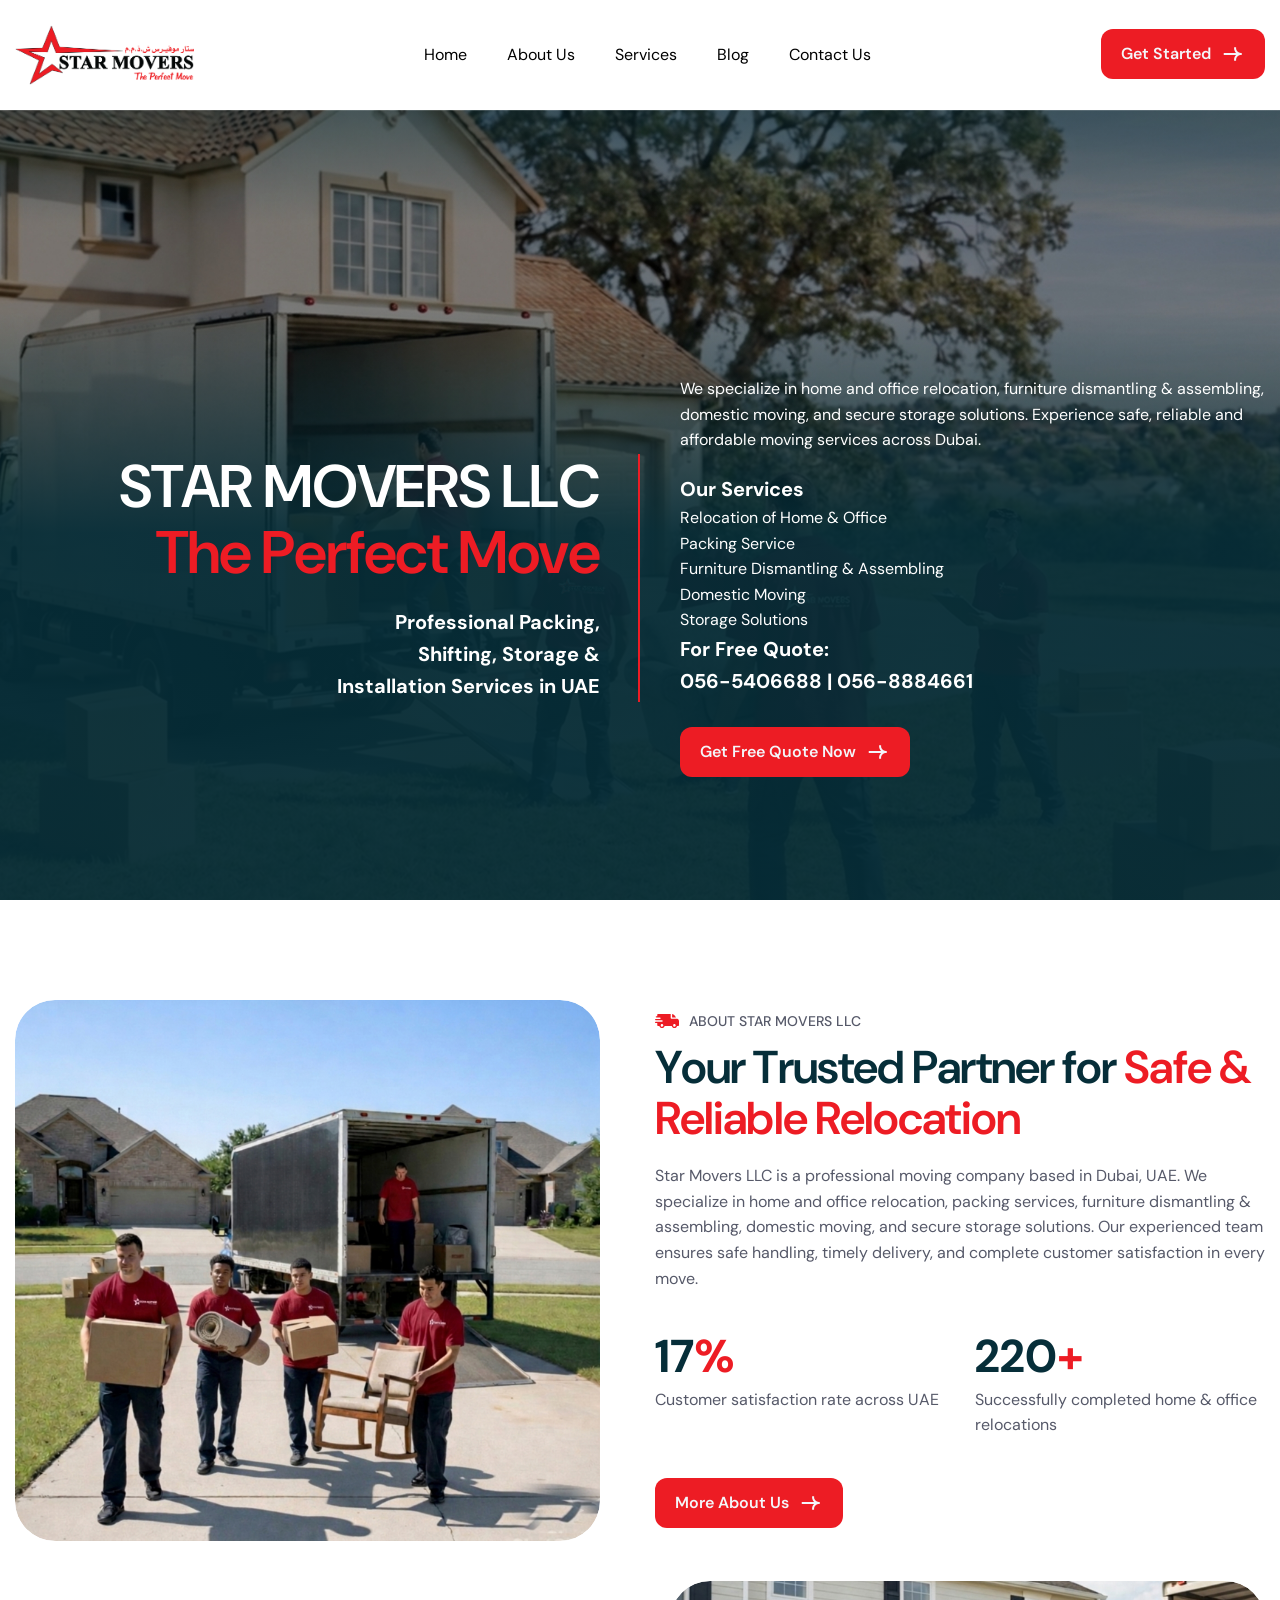
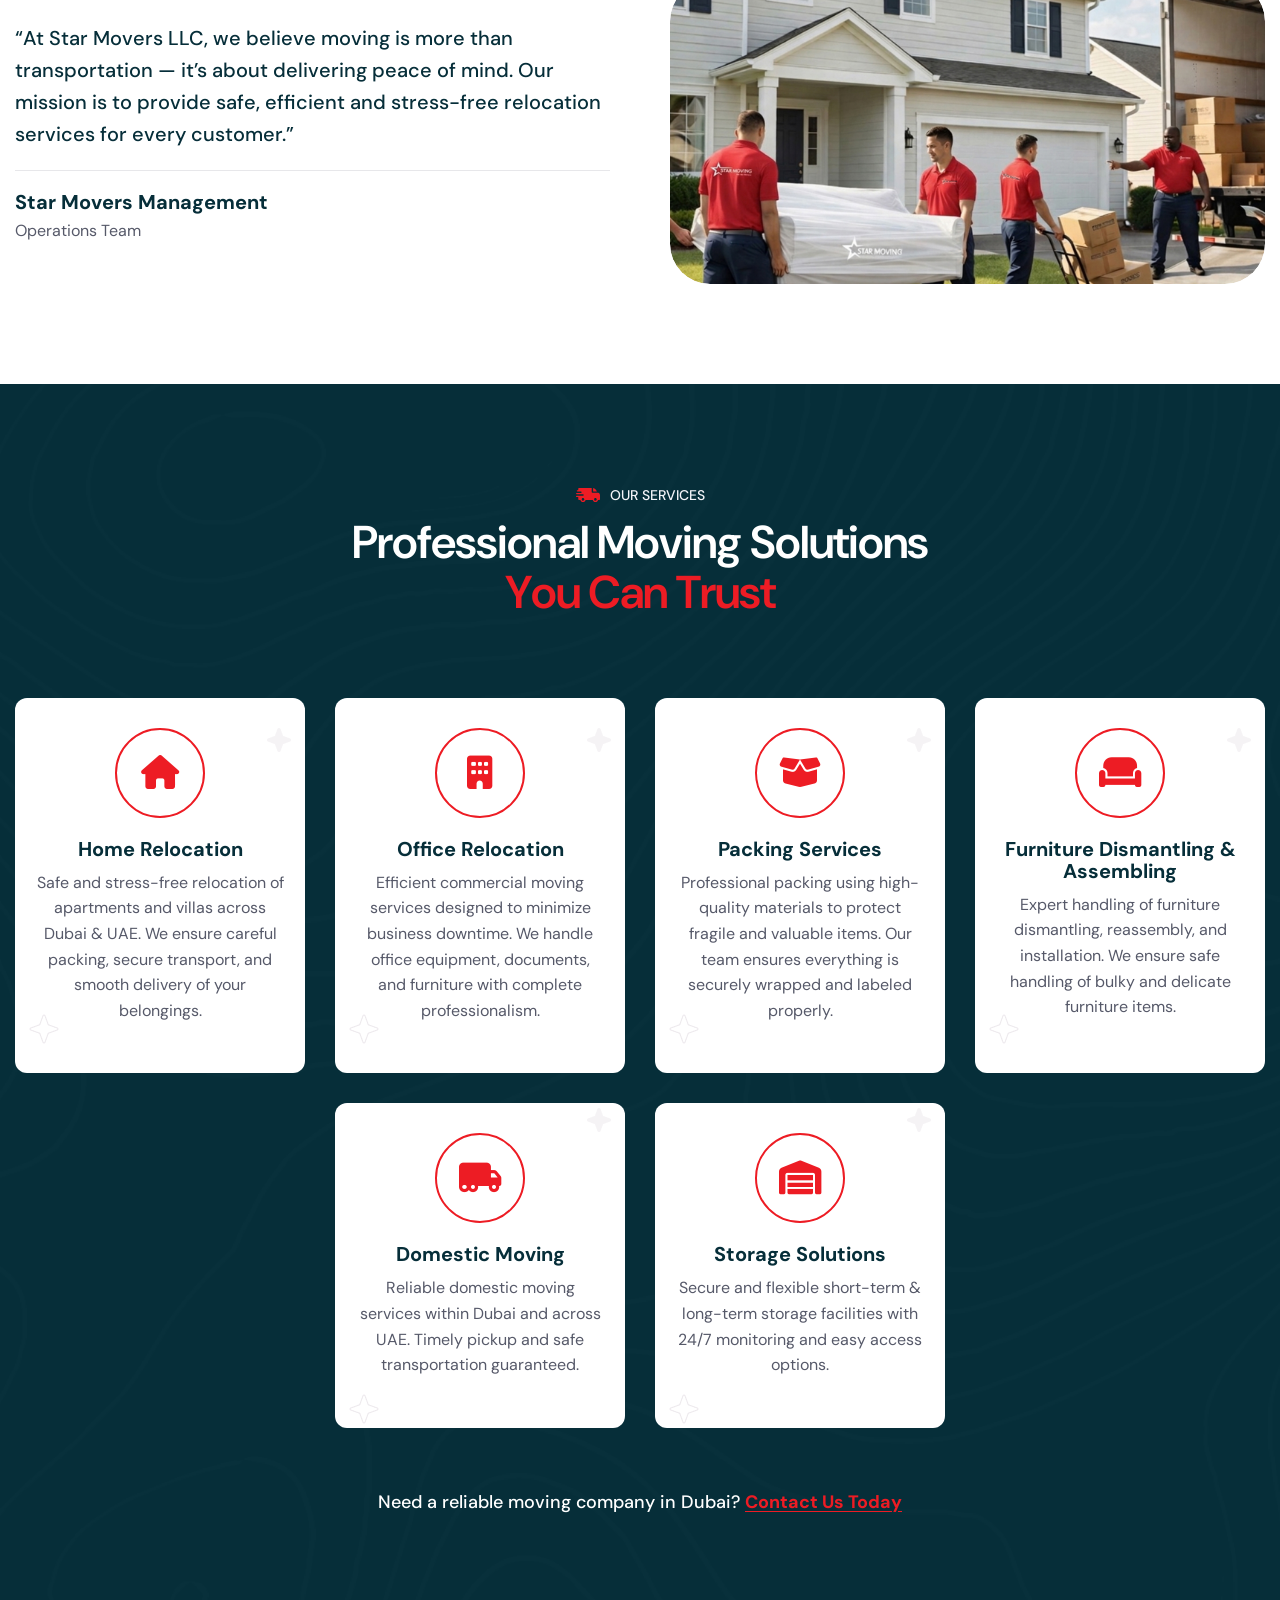
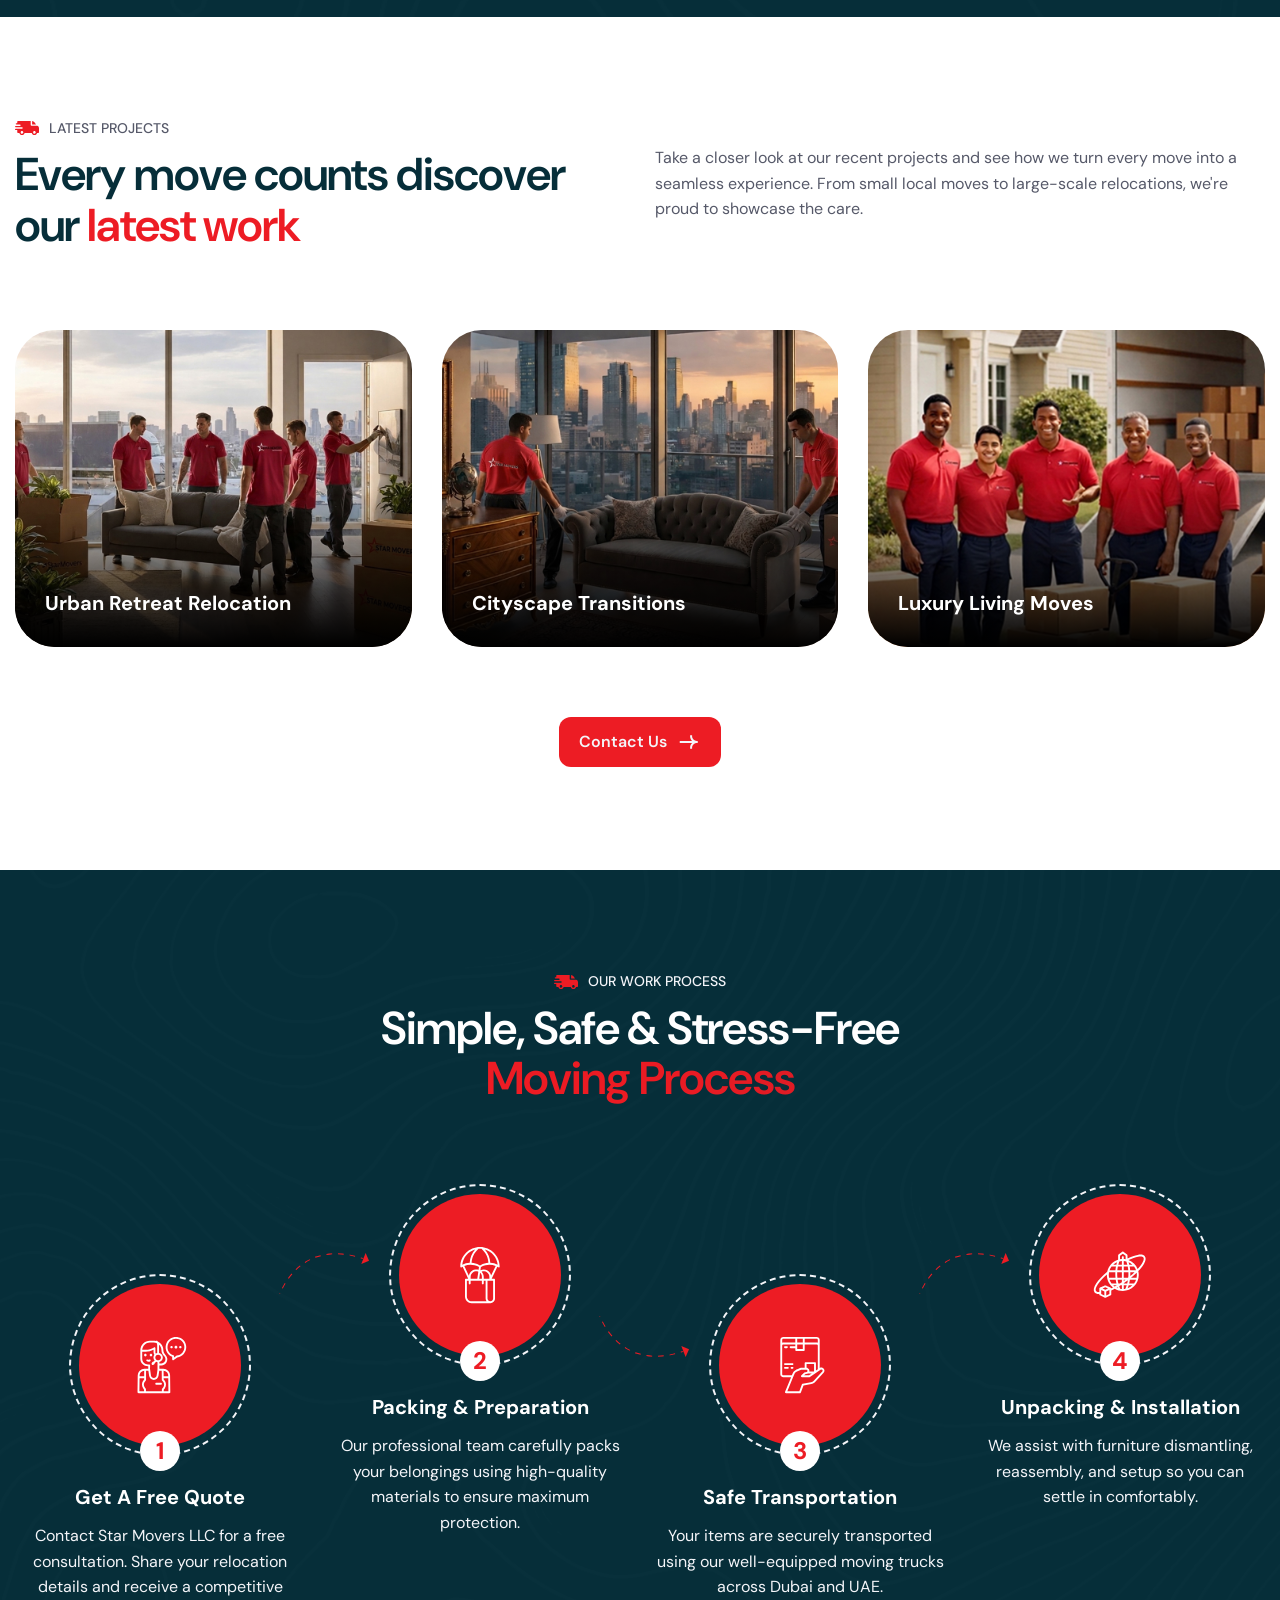
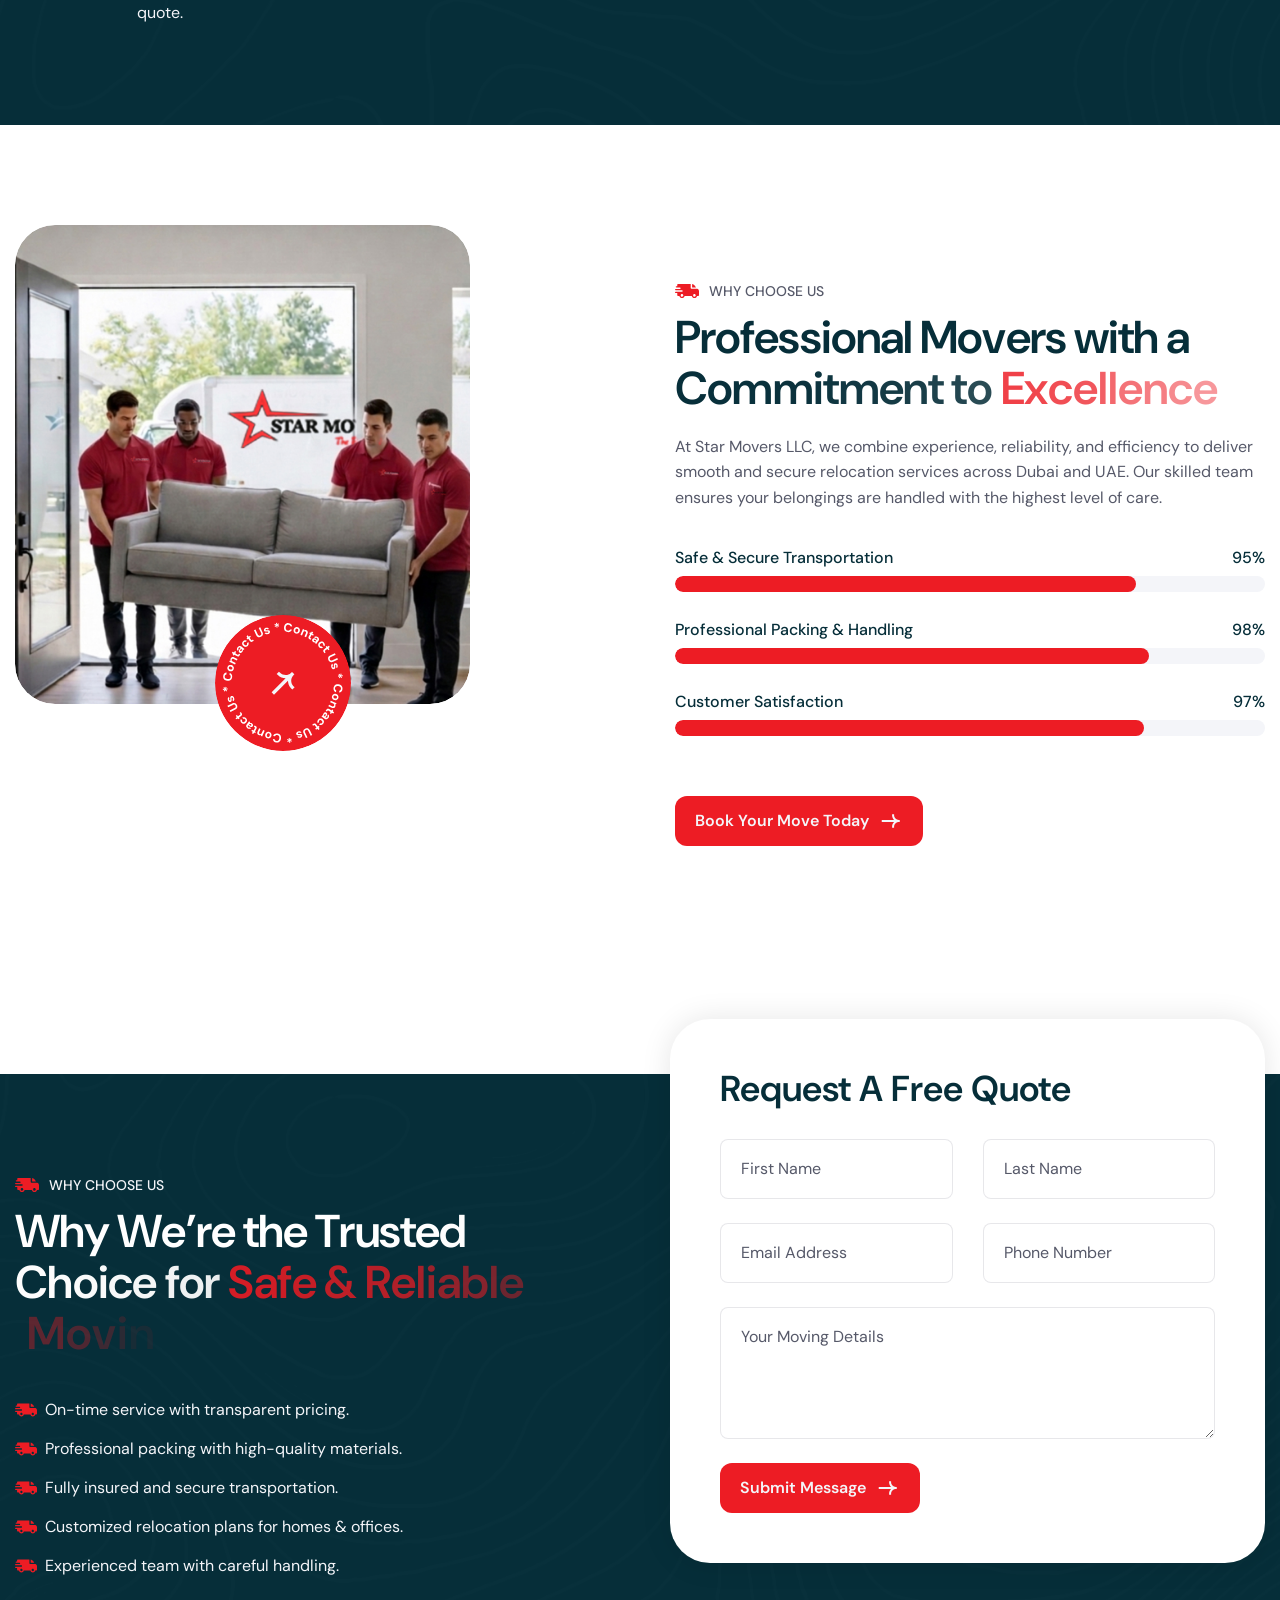
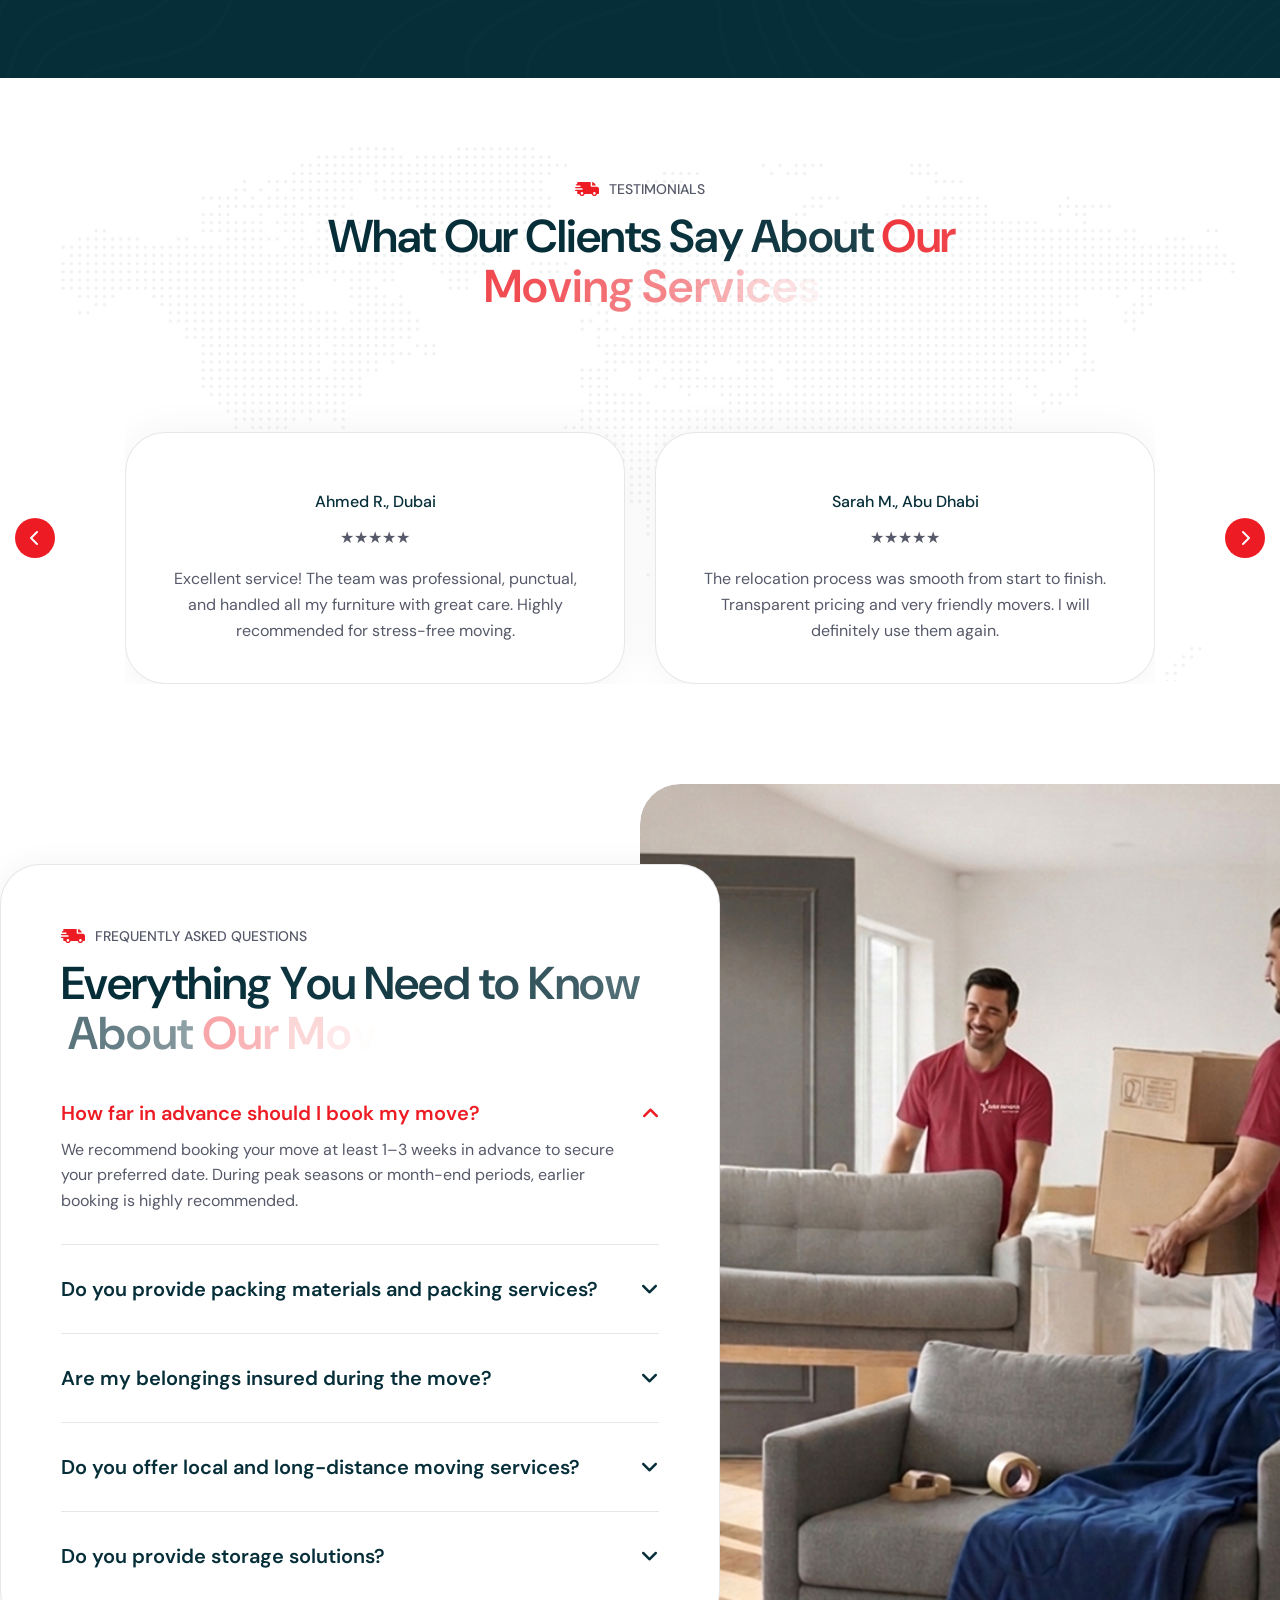
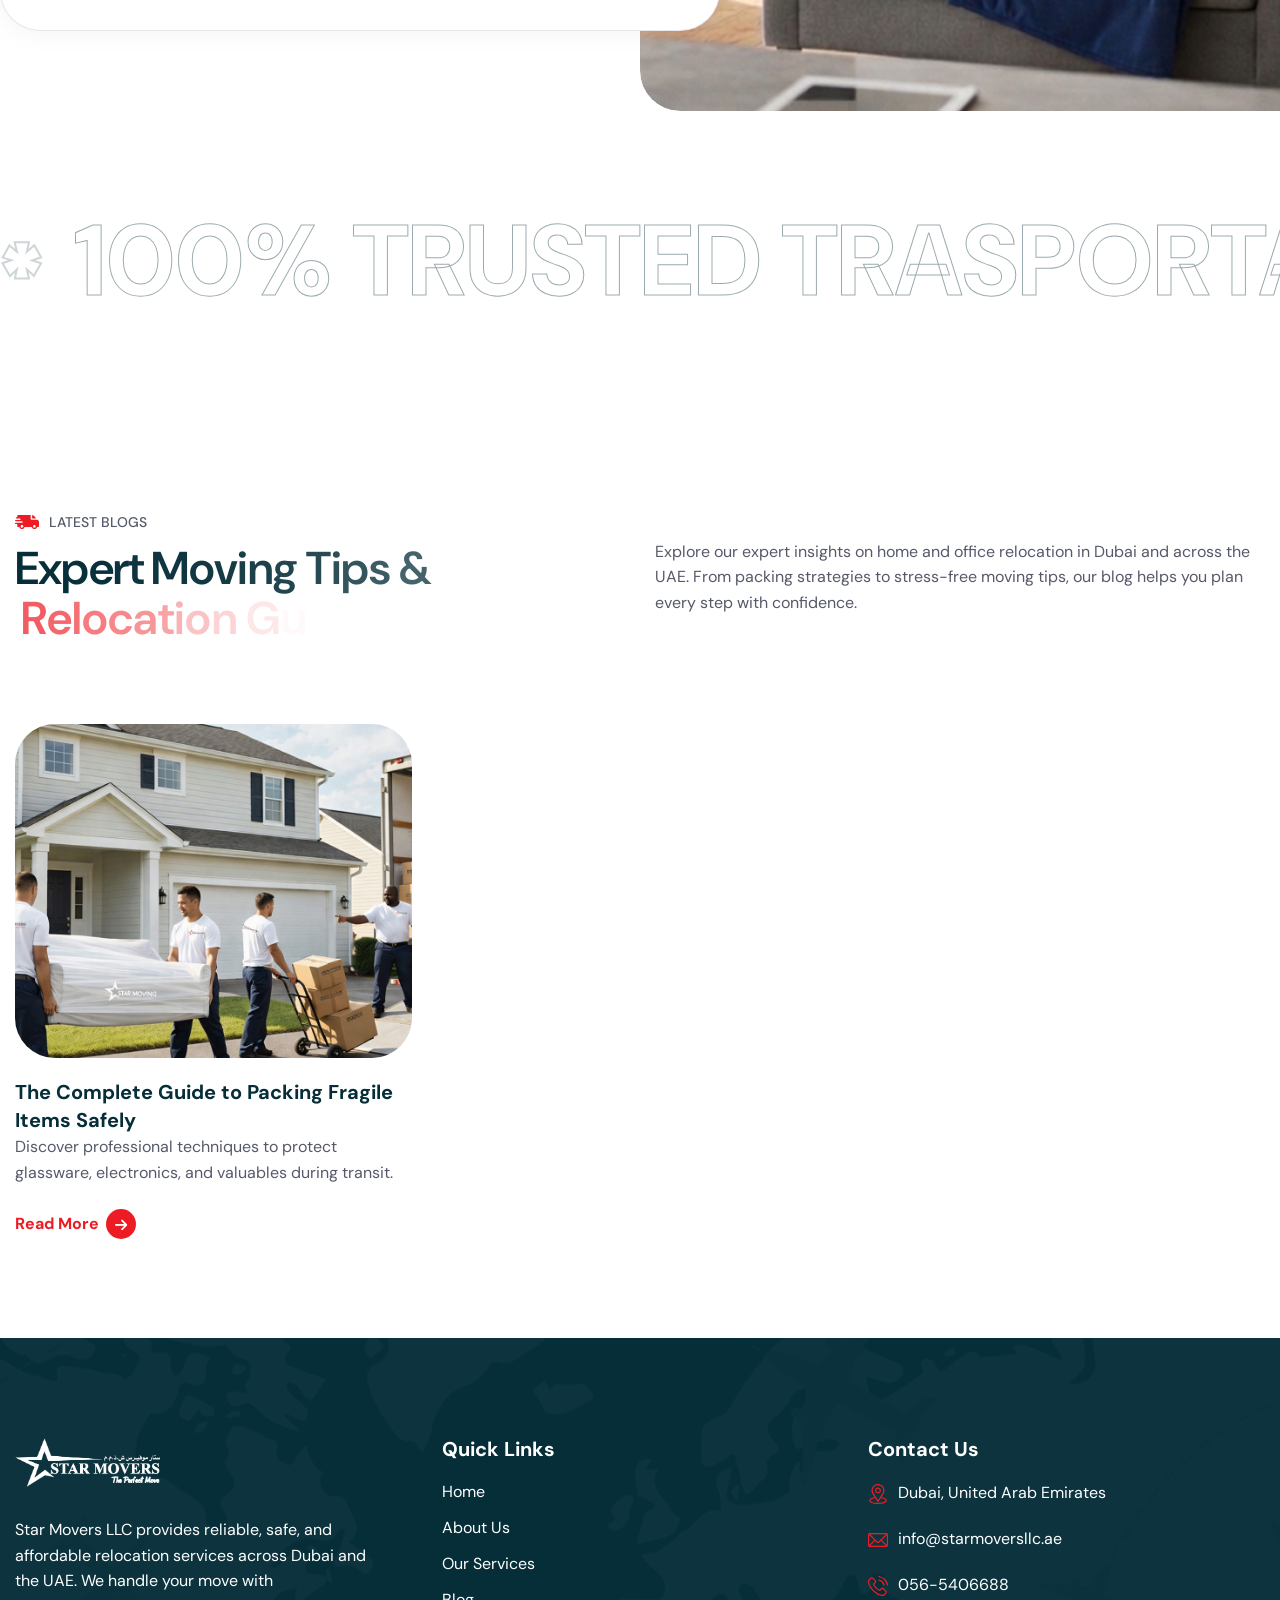
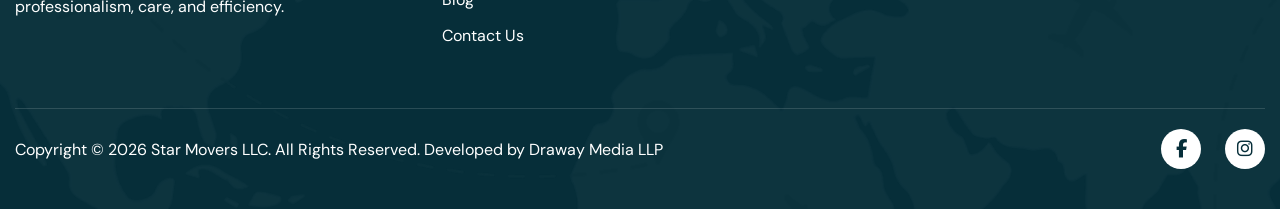
<file: index.html>
<!DOCTYPE html>
<html lang="zxx">
    <head>
        <!-- Meta -->
        <meta charset="utf-8">
        <meta http-equiv="X-UA-Compatible" content="IE=edge">
        <meta name="viewport"
            content="width=device-width, initial-scale=1.0, maximum-scale=1">
        <meta name="description" content>
        <meta name="keywords" content>
        <meta name="author" content="Awaiken">
        <!-- Page Title -->
        <title>Star Movers</title>
        <!-- Favicon Icon -->
        <link rel="shortcut icon" type="image/x-icon" href="images/favicon.png">
        <!-- Google Fonts Css-->
        <link rel="preconnect" href="https://fonts.googleapis.com">
        <link rel="preconnect" href="https://fonts.gstatic.com" crossorigin>
        <link
            href="https://fonts.googleapis.com/css2?family=DM+Sans:ital,opsz,wght@0,9..40,100..1000;1,9..40,100..1000&display=swap"
            rel="stylesheet">
        <!-- Bootstrap Css -->
        <link href="css/bootstrap.min.css" rel="stylesheet" media="screen">
        <!-- SlickNav Css -->
        <link href="css/slicknav.min.css" rel="stylesheet">
        <!-- Swiper Css -->
        <link rel="stylesheet" href="css/swiper-bundle.min.css">
        <!-- Font Awesome Icon Css-->
        <link href="css/all.min.css" rel="stylesheet" media="screen">
        <!-- Animated Css -->
        <link href="css/animate.css" rel="stylesheet">
        <!-- Magnific Popup Core Css File -->
        <link rel="stylesheet" href="css/magnific-popup.css">
        <!-- Mouse Cursor Css File -->
        <link rel="stylesheet" href="css/mousecursor.css">
        <!-- Main Custom Css -->
        <link href="css/custom.css" rel="stylesheet" media="screen">
    </head>
    <body>
        <!-- Preloader Start -->
        <div class="preloader">
            <div class="loading-container">
                <div class="loading"></div>
                <!-- <div id="loading-icon"><img src="images/loader.svg" alt=""></div> -->
            </div>
        </div>
        <!-- Preloader End -->
        <!-- Header Start -->
        <header class="main-header">
            <div class="header-sticky">
                <nav class="navbar navbar-expand-lg">
                    <div class="container">
                        <!-- Logo Start -->
                        <a class="navbar-brand" href="index.html">
                            <img style="height:60px" src="images/logo.png"
                                alt="Logo">
                        </a>
                        <!-- Logo End -->
                        <!-- Main Menu Start -->
                        <div class="collapse navbar-collapse main-menu">
                            <div class="nav-menu-wrapper">
                                <ul class="navbar-nav mr-auto" id="menu">
                                    <li class="nav-item">
                                        <a class="nav-link"
                                            href="index.html">Home</a>
                                        <li class="nav-item">
                                            <a class="nav-link"
                                                href="about.html">About Us</a>
                                            <li class="nav-item">
                                                <a class="nav-link"
                                                    href="services.html">Services</a>
                                            </li>
                                            <li class="nav-item">
                                                <a class="nav-link"
                                                    href="blog.html">Blog</a>
                                            </li>
                                            <li class="nav-item">
                                                <a class="nav-link"
                                                    href="contact.html">Contact
                                                    Us</a>
                                            </li>
                                        </ul>
                                    </div>
                                    <!-- Header Btn Start -->
                                    <div class="header-btn">
                                        <a href="contact.html"
                                            class="btn-default btn-highlighted">get
                                            started</a>
                                    </div>
                                    <!-- Header Btn End -->
                                </div>
                                <!-- Main Menu End -->
                                <div class="navbar-toggle"></div>
                            </div>
                        </nav>
                        <div class="responsive-menu"></div>
                    </div>
                </header>
                <!-- Header End -->
                <!-- Hero Section Start -->
                <div class="hero dark-section parallaxie">
                    <div class="container">
                        <div class="row align-items-end">
                            <div class="col-lg-12">
                                <div class="hero-content-box">
                                    <!-- Hero Content -->
                                    <div class="hero-content">
                                        <div class="section-title">
                                            <h1 class="text-anime-style-2"
                                                data-cursor="-opaque">
                                                STAR MOVERS LLC
                                                <span>The Perfect Move</span>
                                            </h1>
                                            <p class="wow fadeInUp">
                                                Professional Packing, Shifting,
                                                Storage & Installation Services
                                                in UAE
                                            </p>
                                        </div>
                                    </div>
                                    <!-- Hero Customer Box -->
                                    <div class="hero-customer-box">
                                        <div
                                            class="hero-customer-content wow fadeInUp">
                                            <p>
                                                We specialize in home and office
                                                relocation, furniture
                                                dismantling & assembling,
                                                domestic moving, and secure
                                                storage solutions. Experience
                                                safe, reliable and affordable
                                                moving services across Dubai.
                                            </p>
                                        </div>
                                        <!-- Services Highlights -->
                                        <div class="satisfy-customer-box">
                                            <div
                                                class="satisfy-customer-content">
                                                <h3>Our Services</h3>
                                                <p>
                                                    Relocation of Home & Office
                                                    <br>
                                                    Packing Service
                                                    <br>
                                                    Furniture Dismantling &
                                                    Assembling
                                                    <br>
                                                    Domestic Moving
                                                    <br>
                                                    Storage Solutions
                                                </p>
                                            </div>
                                        </div>
                                        <!-- Contact Numbers -->
                                        <div
                                            class="hero-customer-content wow fadeInUp">
                                            <p
                                                style="font-size:20px; font-weight:bold;">
                                                For Free Quote:
                                                <br>
                                                056-5406688 | 056-8884661
                                            </p>
                                        </div>
                                        <!-- Hero Button -->
                                        <div class="hero-btn wow fadeInUp"
                                            data-wow-delay="0.2s">
                                            <a href="contact.html"
                                                class="btn-default btn-highlighted">
                                                Get Free Quote Now
                                            </a>
                                        </div>
                                    </div>
                                </div>
                            </div>
                        </div>
                    </div>
                </div>
                <!-- Hero Section End -->
                <!-- About Us Section Start -->
                <!-- About Us Section Start -->
                <div class="about-us">
                    <div class="container">
                        <div class="row align-items-center">
                            <div class="col-lg-6 order-lg-1 order-2">
                                <!-- About Us Image Start -->
                                <div class="about-us-image">
                                    <figure class="image-anime reveal">
                                        <img src="images/about.jpg"
                                            alt="Star Movers LLC">
                                    </figure>
                                </div>
                                <!-- About Us Image End -->
                            </div>
                            <div class="col-lg-6 order-lg-2 order-1">
                                <!-- About Us Content Start -->
                                <div class="about-us-content">
                                    <div class="section-title">
                                        <h3 class="wow fadeInUp">About Star
                                            Movers LLC</h3>
                                        <h2 class="text-anime-style-2"
                                            data-cursor="-opaque">
                                            Your Trusted Partner for
                                            <span>Safe & Reliable
                                                Relocation</span>
                                        </h2>
                                        <p class="wow fadeInUp"
                                            data-wow-delay="0.2s">
                                            Star Movers LLC is a professional
                                            moving company based in Dubai, UAE.
                                            We specialize in home and office
                                            relocation, packing services,
                                            furniture dismantling & assembling,
                                            domestic moving, and secure storage
                                            solutions. Our experienced team
                                            ensures safe handling,
                                            timely delivery, and complete
                                            customer satisfaction in every move.
                                        </p>
                                    </div>
                                    <!-- About Counter Box Start -->
                                    <div class="about-counter-box">
                                        <div class="about-counter-item">
                                            <h2>
                                                <span class="counter">95</span>%
                                            </h2>
                                            <p>Customer satisfaction rate across
                                                UAE</p>
                                        </div>
                                        <div class="about-counter-item">
                                            <h2>
                                                <span
                                                    class="counter">1200</span>+
                                            </h2>
                                            <p>Successfully completed home &
                                                office relocations</p>
                                        </div>
                                    </div>
                                    <!-- About Counter Box End -->
                                    <div class="about-us-btn wow fadeInUp"
                                        data-wow-delay="0.4s">
                                        <a href="about.html"
                                            class="btn-default">More About
                                            Us</a>
                                    </div>
                                </div>
                                <!-- About Us Content End -->
                            </div>
                            <div class="col-lg-12 order-3">
                                <!-- About Owner Box Start -->
                                <div class="about-owner-box">
                                    <div class="about-owner-info">
                                        <div
                                            class="about-owner-content wow fadeInUp">
                                            <p>
                                                “At Star Movers LLC, we believe
                                                moving is more than
                                                transportation —
                                                it’s about delivering peace of
                                                mind. Our mission is to provide
                                                safe,
                                                efficient and stress-free
                                                relocation services for every
                                                customer.”
                                            </p>
                                        </div>
                                        <div
                                            class="about-owner-info-body wow fadeInUp"
                                            data-wow-delay="0.2s">
                                            <!-- <div class="about-owner-signature">
                                <img src="images/signature.png" alt="Signature">
                            </div> -->
                                            <div
                                                class="about-owner-info-content">
                                                <h3>Star Movers Management</h3>
                                                <p>Operations Team</p>
                                            </div>
                                        </div>
                                    </div>
                                    <div class="about-owner-image">
                                        <figure class="image-anime reveal">
                                            <img src="images/about1.jpg"
                                                alt="Star Movers Team">
                                        </figure>
                                    </div>
                                </div>
                                <!-- About Owner Box End -->
                            </div>
                        </div>
                    </div>
                </div>
                <!-- About Us Section End -->
                <style>
    /* Service Card */
.service-item {
    padding: 30px 20px;
    border-radius: 12px;
    transition: all 0.4s ease;
}

/* Icon Circle */
.service-item .icon-box {
    width: 90px;
    height: 90px;
    margin: 0 auto 20px;
    border-radius: 50%;
    background-color: #ffffff;
    display: flex;
    align-items: center;
    justify-content: center;
    transition: all 0.4s ease;
    border: 2px solid #ed1c24;
}

/* Icon */
.service-item .icon-box i {
    font-size: 34px;
    color: #ed1c24; /* Always same color */
    transition: all 0.4s ease;
}

/* Hover Effect */
.service-item:hover {
    transform: translateY(-10px);
    box-shadow: 0 15px 40px rgba(237, 28, 36, 0.2);
}

/* Background light effect only */
.service-item:hover .icon-box {
    background-color: rgba(237, 28, 36, 0.1);
}
                </style>
                <!-- About Us Section End -->
                <link rel="stylesheet"
                    href="https://cdnjs.cloudflare.com/ajax/libs/font-awesome/6.5.0/css/all.min.css">
                <!-- Our Services Section Start -->
                <div class="our-services dark-section">
                    <div class="container">
                        <div class="row section-row align-items-center">
                            <div class="col-lg-12">
                                <div class="section-title section-title-center">
                                    <h3 class="wow fadeInUp">Our Services</h3>
                                    <h2 class="text-anime-style-2"
                                        data-cursor="-opaque">
                                        Professional Moving Solutions
                                        <span>You Can Trust</span>
                                    </h2>
                                </div>
                            </div>
                        </div>
                        <div style="justify-content:center" class="row">
                            <!-- Service 1 -->
                            <div class="col-lg-3 col-md-6">
                                <div
                                    class="service-item wow fadeInUp text-center">
                                    <div class="icon-box">
                                        <i class="fas fa-home fa-3x"></i>
                                    </div>
                                    <div class="service-content">
                                        <h3>Home Relocation</h3>
                                        <p>
                                            Safe and stress-free relocation of
                                            apartments and villas across Dubai &
                                            UAE.
                                            We ensure careful packing, secure
                                            transport, and smooth delivery of
                                            your belongings.
                                        </p>
                                    </div>
                                </div>
                            </div>
                            <!-- Service 2 -->
                            <div class="col-lg-3 col-md-6">
                                <div
                                    class="service-item wow fadeInUp text-center"
                                    data-wow-delay="0.2s">
                                    <div class="icon-box">
                                        <i class="fas fa-building fa-3x"></i>
                                    </div>
                                    <div class="service-content">
                                        <h3>Office Relocation</h3>
                                        <p>
                                            Efficient commercial moving services
                                            designed to minimize business
                                            downtime.
                                            We handle office equipment,
                                            documents, and furniture with
                                            complete professionalism.
                                        </p>
                                    </div>
                                </div>
                            </div>
                            <!-- Service 3 -->
                            <div class="col-lg-3 col-md-6">
                                <div
                                    class="service-item wow fadeInUp text-center"
                                    data-wow-delay="0.4s">
                                    <div class="icon-box">
                                        <i class="fas fa-box-open fa-3x"></i>
                                    </div>
                                    <div class="service-content">
                                        <h3>Packing Services</h3>
                                        <p>
                                            Professional packing using
                                            high-quality materials to protect
                                            fragile and valuable items.
                                            Our team ensures everything is
                                            securely wrapped and labeled
                                            properly.
                                        </p>
                                    </div>
                                </div>
                            </div>
                            <!-- Service 4 -->
                            <div class="col-lg-3 col-md-6">
                                <div
                                    class="service-item wow fadeInUp text-center"
                                    data-wow-delay="0.6s">
                                    <div class="icon-box">
                                        <i class="fas fa-couch fa-3x"></i>
                                    </div>
                                    <div class="service-content">
                                        <h3>Furniture Dismantling &
                                            Assembling</h3>
                                        <p>
                                            Expert handling of furniture
                                            dismantling, reassembly, and
                                            installation.
                                            We ensure safe handling of bulky and
                                            delicate furniture items.
                                        </p>
                                    </div>
                                </div>
                            </div>
                            <!-- Service 5 -->
                            <div class="col-lg-3 col-md-6">
                                <div
                                    class="service-item wow fadeInUp text-center">
                                    <div class="icon-box">
                                        <i
                                            class="fas fa-truck-moving fa-3x"></i>
                                    </div>
                                    <div class="service-content">
                                        <h3>Domestic Moving</h3>
                                        <p>
                                            Reliable domestic moving services
                                            within Dubai and across UAE.
                                            Timely pickup and safe
                                            transportation guaranteed.
                                        </p>
                                    </div>
                                </div>
                            </div>
                            <!-- Service 6 -->
                            <div class="col-lg-3 col-md-6">
                                <div
                                    class="service-item wow fadeInUp text-center">
                                    <div class="icon-box">
                                        <i class="fas fa-warehouse fa-3x"></i>
                                    </div>
                                    <div class="service-content">
                                        <h3>Storage Solutions</h3>
                                        <p>
                                            Secure and flexible short-term &
                                            long-term storage facilities
                                            with 24/7 monitoring and easy access
                                            options.
                                        </p>
                                    </div>
                                </div>
                            </div>
                            <div class="col-lg-12">
                                <div
                                    class="section-footer-text text-center wow fadeInUp"
                                    data-wow-delay="0.8s">
                                    <p>Need a reliable moving company in Dubai?
                                        <a href="contact.html">Contact us
                                            today</a>
                                    </p>
                                </div>
                            </div>
                        </div>
                    </div>
                </div>
                <!-- Our Services Section End -->
                <!-- Our Projects Section Start -->
                <div class="our-projects">
                    <div class="container">
                        <div class="row section-row align-items-center">
                            <div class="col-lg-6">
                                <!-- Section Title Start -->
                                <div class="section-title">
                                    <h3 class="wow fadeInUp">latest
                                        projects</h3>
                                    <h2 class="text-anime-style-2"
                                        data-cursor="-opaque">Every move counts
                                        discover our
                                        <span>latest work</span>
                                    </h2>
                                </div>
                                <!-- Section Title End -->
                            </div>
                            <div class="col-lg-6">
                                <!-- Section Title Content Start -->
                                <div class="section-title-content wow fadeInUp"
                                    data-wow-delay="0.2s">
                                    <p>Take a closer look at our recent projects
                                        and see how we turn every move into a
                                        seamless experience. From small local
                                        moves to large-scale relocations, we're
                                        proud to showcase the care.</p>
                                </div>
                                <!-- Section Title Content End -->
                            </div>
                        </div>
                        <div class="row">
                            <div class="col-lg-4 col-md-6">
                                <!-- Project Item Start -->
                                <div class="project-item wow fadeInUp">
                                    <div class="project-image">
                                        <figure class="image-anime">
                                            <img src="images/project-1.jpg" alt>
                                        </figure>
                                        <div class="project-btn">
                                            <a href="#">
                                                <img
                                                    src="images/arrow-white.svg"
                                                    alt>
                                            </a>
                                        </div>
                                    </div>
                                    <div class="project-content">
                                        <h3>
                                            <a href="#">Urban Retreat
                                                Relocation</a>
                                        </h3>
                                    </div>
                                </div>
                                <!-- Project Item End -->
                            </div>
                            <div class="col-lg-4 col-md-6">
                                <!-- Project Item Start -->
                                <div class="project-item wow fadeInUp"
                                    data-wow-delay="0.2s">
                                    <div class="project-image">
                                        <figure class="image-anime">
                                            <img src="images/project-2.jpg" alt>
                                        </figure>
                                        <div class="project-btn">
                                            <a href="#">
                                                <img
                                                    src="images/arrow-white.svg"
                                                    alt>
                                            </a>
                                        </div>
                                    </div>
                                    <div class="project-content">
                                        <h3>
                                            <a href="#">Cityscape
                                                Transitions</a>
                                        </h3>
                                    </div>
                                </div>
                                <!-- Project Item End -->
                            </div>
                            <div class="col-lg-4 col-md-6">
                                <!-- Project Item Start -->
                                <div class="project-item wow fadeInUp"
                                    data-wow-delay="0.4s">
                                    <div class="project-image">
                                        <figure class="image-anime">
                                            <img src="images/project-3.jpg" alt>
                                        </figure>
                                        <div class="project-btn">
                                            <a href="#">
                                                <img
                                                    src="images/arrow-white.svg"
                                                    alt>
                                            </a>
                                        </div>
                                    </div>
                                    <div class="project-content">
                                        <h3>
                                            <a href="#">Luxury Living Moves</a>
                                        </h3>
                                    </div>
                                </div>
                                <!-- Project Item End -->
                            </div>
                            <div class="col-lg-12">
                                <!-- Section Footer Button Start -->
                                <div class="section-footer-btn wow fadeInUp"
                                    data-wow-delay="1.2s">
                                    <a href="contact.html"
                                        class="btn-default">Contact Us</a>
                                </div>
                                <!-- Section Footer Button End -->
                            </div>
                        </div>
                    </div>
                </div>
                <!-- Our Projects Section End -->
                <!-- Our Work Process Section Start -->
                <div class="our-work-process dark-section">
                    <div class="container">
                        <div class="row section-row">
                            <div class="col-lg-12">
                                <div class="section-title section-title-center">
                                    <h3 class="wow fadeInUp">Our Work
                                        Process</h3>
                                    <h2 class="text-anime-style-2"
                                        data-cursor="-opaque">
                                        Simple, Safe & Stress-Free
                                        <span>Moving Process</span>
                                    </h2>
                                </div>
                            </div>
                        </div>
                        <div class="row">
                            <div class="wrok-process-list">
                                <!-- Step 1 -->
                                <div class="work-process-item wow fadeInUp">
                                    <div class="icon-box">
                                        <img
                                            src="images/icon-work-process-1.svg"
                                            alt>
                                        <div class="work-process-number">
                                            <h3>1</h3>
                                        </div>
                                    </div>
                                    <div class="work-process-content">
                                        <h3>Get a Free Quote</h3>
                                        <p>Contact Star Movers LLC for a free
                                            consultation. Share your relocation
                                            details and receive a competitive
                                            quote.</p>
                                    </div>
                                </div>
                                <!-- Step 2 -->
                                <div class="work-process-item wow fadeInUp"
                                    data-wow-delay="0.2s">
                                    <div class="icon-box">
                                        <img
                                            src="images/icon-work-process-2.svg"
                                            alt>
                                        <div class="work-process-number">
                                            <h3>2</h3>
                                        </div>
                                    </div>
                                    <div class="work-process-content">
                                        <h3>Packing & Preparation</h3>
                                        <p>Our professional team carefully packs
                                            your belongings using high-quality
                                            materials to ensure maximum
                                            protection.</p>
                                    </div>
                                </div>
                                <!-- Step 3 -->
                                <div class="work-process-item wow fadeInUp"
                                    data-wow-delay="0.4s">
                                    <div class="icon-box">
                                        <img
                                            src="images/icon-work-process-3.svg"
                                            alt>
                                        <div class="work-process-number">
                                            <h3>3</h3>
                                        </div>
                                    </div>
                                    <div class="work-process-content">
                                        <h3>Safe Transportation</h3>
                                        <p>Your items are securely transported
                                            using our well-equipped moving
                                            trucks across Dubai and UAE.</p>
                                    </div>
                                </div>
                                <!-- Step 4 -->
                                <div class="work-process-item wow fadeInUp"
                                    data-wow-delay="0.6s">
                                    <div class="icon-box">
                                        <img
                                            src="images/icon-work-process-4.svg"
                                            alt>
                                        <div class="work-process-number">
                                            <h3>4</h3>
                                        </div>
                                    </div>
                                    <div class="work-process-content">
                                        <h3>Unpacking & Installation</h3>
                                        <p>We assist with furniture dismantling,
                                            reassembly, and setup so you can
                                            settle in comfortably.</p>
                                    </div>
                                </div>
                            </div>
                        </div>
                    </div>
                </div>
                <!-- Our Work Process Section End -->
                <!-- Our Skill Section Start -->
                <div class="our-skill">
                    <div class="container">
                        <div class="row align-items-center">
                            <div class="col-lg-6">
                                <!-- Our Skill Images Start -->
                                <div class="our-skill-images">
                                    <div class="our-skill-image-1">
                                        <figure class="image-anime reveal">
                                            <img src="images/star-movers-1.jpg"
                                                alt="Star Movers Team">
                                        </figure>
                                    </div>
                                    <div class="our-skill-image-2">
                                        <!-- <figure class="image-anime reveal">
                            <img src="images/star-movers-2.jpg" alt="Packing Service">
                        </figure> --></div>
                                    <div class="contact-us-circle">
                                        <a href="contact.html">
                                            <img
                                                src="images/contact-us-circle.svg"
                                                alt="Contact Star Movers">
                                        </a>
                                    </div>
                                </div>
                                <!-- Our Skill Images End -->
                            </div>
                            <div class="col-lg-6">
                                <!-- Our Skill Content Start -->
                                <div class="our-skill-content">
                                    <div class="section-title">
                                        <h3 class="wow fadeInUp">Why Choose
                                            Us</h3>
                                        <h2 class="text-anime-style-2"
                                            data-cursor="-opaque">
                                            Professional Movers with a
                                            Commitment to
                                            <span>Excellence</span>
                                        </h2>
                                        <p class="wow fadeInUp"
                                            data-wow-delay="0.2s">
                                            At Star Movers LLC, we combine
                                            experience, reliability, and
                                            efficiency to deliver
                                            smooth and secure relocation
                                            services across Dubai and UAE.
                                            Our skilled team ensures your
                                            belongings are handled with the
                                            highest level of care.
                                        </p>
                                    </div>
                                    <!-- Our Skill Body Start -->
                                    <div class="our-skill-body">
                                        <!-- Skill 1 -->
                                        <div class="skills-progress-bar">
                                            <div class="skillbar"
                                                data-percent="95%">
                                                <div class="skill-data">
                                                    <div
                                                        class="skill-title">Safe
                                                        & Secure
                                                        Transportation</div>
                                                    <div
                                                        class="skill-no">95%</div>
                                                </div>
                                                <div class="skill-progress">
                                                    <div
                                                        class="count-bar"></div>
                                                </div>
                                            </div>
                                        </div>
                                        <!-- Skill 2 -->
                                        <div class="skills-progress-bar">
                                            <div class="skillbar"
                                                data-percent="98%">
                                                <div class="skill-data">
                                                    <div
                                                        class="skill-title">Professional
                                                        Packing & Handling</div>
                                                    <div
                                                        class="skill-no">98%</div>
                                                </div>
                                                <div class="skill-progress">
                                                    <div
                                                        class="count-bar"></div>
                                                </div>
                                            </div>
                                        </div>
                                        <!-- Skill 3 -->
                                        <div class="skills-progress-bar">
                                            <div class="skillbar"
                                                data-percent="97%">
                                                <div class="skill-data">
                                                    <div
                                                        class="skill-title">Customer
                                                        Satisfaction</div>
                                                    <div
                                                        class="skill-no">97%</div>
                                                </div>
                                                <div class="skill-progress">
                                                    <div
                                                        class="count-bar"></div>
                                                </div>
                                            </div>
                                        </div>
                                    </div>
                                    <!-- Our Skill Body End -->
                                    <div class="our-skill-btn wow fadeInUp"
                                        data-wow-delay="0.4s">
                                        <a href="contact.html"
                                            class="btn-default btn-highlighted">
                                            Book Your Move Today
                                        </a>
                                    </div>
                                </div>
                                <!-- Our Skill Content End -->
                            </div>
                        </div>
                    </div>
                </div>
                <!-- Our Skill Section End -->
                <!-- ================= WHY CHOOSE US SECTION START ================= -->
                <div class="why-choose-us dark-section">
                    <div class="container">
                        <div class="row">
                            <div class="col-lg-12">
                                <div class="why-choose-box">
                                    <!-- Why Choose Content -->
                                    <div class="why-choose-content">
                                        <div class="section-title">
                                            <h3 class="wow fadeInUp">why choose
                                                us</h3>
                                            <h2 class="text-anime-style-2">Why
                                                We’re the Trusted Choice for
                                                <span>Safe & Reliable
                                                    Moving</span>
                                            </h2>
                                        </div>
                                        <div
                                            class="why-choose-body wow fadeInUp"
                                            data-wow-delay="0.2s">
                                            <ul>
                                                <li>On-time service with
                                                    transparent pricing.</li>
                                                <li>Professional packing with
                                                    high-quality materials.</li>
                                                <li>Fully insured and secure
                                                    transportation.</li>
                                                <li>Customized relocation plans
                                                    for homes & offices.</li>
                                                <li>Experienced team with
                                                    careful handling.</li>
                                            </ul>
                                        </div>
                                    </div>
                                    <!-- Request Quote Form -->
                                    <div
                                        class="request-quote-form-box wow fadeInUp"
                                        data-wow-delay="0.4s">
                                        <h3>Request a Free Quote</h3>
                                        <div class="request-quote-form">
                                            <form id="whatsappForm">
                                                <div class="row">

                                                    <div
                                                        class="form-group col-md-6 mb-4">
                                                        <input type="text"
                                                            name="fname"
                                                            class="form-control"
                                                            placeholder="First Name"
                                                            required>
                                                    </div>

                                                    <div
                                                        class="form-group col-md-6 mb-4">
                                                        <input type="text"
                                                            name="lname"
                                                            class="form-control"
                                                            placeholder="Last Name"
                                                            required>
                                                    </div>

                                                    <div
                                                        class="form-group col-md-6 mb-4">
                                                        <input type="email"
                                                            name="email"
                                                            class="form-control"
                                                            placeholder="Email Address"
                                                            required>
                                                    </div>

                                                    <div
                                                        class="form-group col-md-6 mb-4">
                                                        <input type="text"
                                                            name="phone"
                                                            class="form-control"
                                                            placeholder="Phone Number"
                                                            required>
                                                    </div>

                                                    <div
                                                        class="form-group col-md-12 mb-4">
                                                        <textarea name="message"
                                                            class="form-control"
                                                            rows="4"
                                                            placeholder="Your Moving Details"
                                                            required></textarea>
                                                    </div>

                                                    <div class="col-lg-12">
                                                        <button type="submit"
                                                            class="btn-default">
                                                            Submit Message
                                                        </button>
                                                    </div>

                                                </div>
                                            </form>
                                        </div>
                                    </div>
<script>
document.getElementById("whatsappForm").addEventListener("submit", function(e){
    e.preventDefault();

    var fname = document.querySelector("input[name='fname']").value;
    var lname = document.querySelector("input[name='lname']").value;
    var email = document.querySelector("input[name='email']").value;
    var phone = document.querySelector("input[name='phone']").value;
    var message = document.querySelector("textarea[name='message']").value;

    var whatsappMessage = "New Moving Inquiry:%0A%0A"
        + "First Name: " + fname + "%0A"
        + "Last Name: " + lname + "%0A"
        + "Email: " + email + "%0A"
        + "Phone: " + phone + "%0A"
        + "Details: " + message;

    var whatsappURL = "https://wa.me/971544335572?text=" + whatsappMessage;

    window.open(whatsappURL, "_blank");
});
</script>
                                </div>
                            </div>
                        </div>
                    </div>
                </div>
            </div>
        </div>
        <!-- ================= WHY CHOOSE US SECTION END ================= -->
        <!-- ================= TESTIMONIALS SECTION START ================= -->
        <div class="our-testimonials">
            <div class="container">
                <div class="row section-row">
                    <div class="col-lg-12">
                        <div class="section-title section-title-center">
                            <h3 class="wow fadeInUp">testimonials</h3>
                            <h2 class="text-anime-style-2">What Our Clients Say
                                About
                                <span>Our Moving Services</span>
                            </h2>
                        </div>
                    </div>
                </div>
                <div class="row">
                    <div class="col-lg-12">
                        <div class="testimonial-slider">
                            <div class="swiper">
                                <div class="swiper-wrapper">
                                    <!-- Testimonial 1 -->
                                    <div class="swiper-slide">
                                        <div class="testimonial-item">
                                            <div class="author-content">
                                                <div class="author-title">
                                                    <h3>Ahmed R., Dubai</h3>
                                                </div>
                                                <div class="author-rating">
                                                    ★★★★★
                                                </div>
                                            </div>
                                            <div class="testimonial-content">
                                                <p>Excellent service! The team
                                                    was professional, punctual,
                                                    and handled all my furniture
                                                    with great care. Highly
                                                    recommended for stress-free
                                                    moving.</p>
                                            </div>
                                        </div>
                                    </div>
                                    <!-- Testimonial 2 -->
                                    <div class="swiper-slide">
                                        <div class="testimonial-item">
                                            <div class="author-content">
                                                <div class="author-title">
                                                    <h3>Sarah M., Abu Dhabi</h3>
                                                </div>
                                                <div class="author-rating">
                                                    ★★★★★
                                                </div>
                                            </div>
                                            <div class="testimonial-content">
                                                <p>The relocation process was
                                                    smooth from start to finish.
                                                    Transparent pricing and very
                                                    friendly movers. I will
                                                    definitely use them
                                                    again.</p>
                                            </div>
                                        </div>
                                    </div>
                                    <!-- Testimonial 3 -->
                                    <div class="swiper-slide">
                                        <div class="testimonial-item">
                                            <div class="author-content">
                                                <div class="author-title">
                                                    <h3>David L., Sharjah</h3>
                                                </div>
                                                <div class="author-rating">
                                                    ★★★★★
                                                </div>
                                            </div>
                                            <div class="testimonial-content">
                                                <p>Very organized and efficient
                                                    team. They packed everything
                                                    securely and delivered on
                                                    time without any damage.
                                                    Truly reliable movers.</p>
                                            </div>
                                        </div>
                                    </div>
                                </div>
                                <div class="testimonial-btn">
                                    <div class="testimonial-btn-prev"></div>
                                    <div class="testimonial-btn-next"></div>
                                </div>
                            </div>
                        </div>
                    </div>
                </div>
            </div>
        </div>
        <!-- ================= TESTIMONIALS SECTION END ================= -->
        <!-- ================= OUR FAQ SECTION START ================= -->
        <div class="our-faqs">
            <div class="container-fluid">
                <div class="row no-gutters">
                    <!-- FAQ Content -->
                    <div class="col-lg-6">
                        <div class="faq-content-box">
                            <div class="our-faqs-content">
                                <div class="section-title">
                                    <h3 class="wow fadeInUp">frequently asked
                                        questions</h3>
                                    <h2 class="text-anime-style-2">Everything
                                        You Need to Know About
                                        <span>Our Moving Services</span>
                                    </h2>
                                </div>
                                <div class="faq-accordion" id="faqaccordion">
                                    <!-- FAQ 1 -->
                                    <div class="accordion-item wow fadeInUp">
                                        <h2 class="accordion-header"
                                            id="heading1">
                                            <button
                                                class="accordion-button"
                                                type="button"
                                                data-bs-toggle="collapse"
                                                data-bs-target="#collapse1"
                                                aria-expanded="true"
                                                aria-controls="collapse1">
                                                How far in advance should I book
                                                my move?
                                            </button>
                                        </h2>
                                        <div
                                            id="collapse1"
                                            class="accordion-collapse collapse show"
                                            aria-labelledby="heading1"
                                            data-bs-parent="#faqaccordion">
                                            <div class="accordion-body">
                                                <p>We recommend booking your
                                                    move at least 1–3 weeks in
                                                    advance to secure your
                                                    preferred date. During peak
                                                    seasons or month-end
                                                    periods, earlier booking is
                                                    highly recommended.</p>
                                            </div>
                                        </div>
                                    </div>
                                    <!-- FAQ 2 -->
                                    <div class="accordion-item wow fadeInUp"
                                        data-wow-delay="0.2s">
                                        <h2 class="accordion-header"
                                            id="heading2">
                                            <button
                                                class="accordion-button collapsed"
                                                type="button"
                                                data-bs-toggle="collapse"
                                                data-bs-target="#collapse2"
                                                aria-expanded="false"
                                                aria-controls="collapse2">
                                                Do you provide packing materials
                                                and packing services?
                                            </button>
                                        </h2>
                                        <div
                                            id="collapse2"
                                            class="accordion-collapse collapse"
                                            aria-labelledby="heading2"
                                            data-bs-parent="#faqaccordion">
                                            <div class="accordion-body">
                                                <p>Yes, we provide high-quality
                                                    packing materials including
                                                    boxes, bubble wrap, stretch
                                                    film, and protective covers.
                                                    Our professional team can
                                                    also handle complete packing
                                                    and unpacking services.</p>
                                            </div>
                                        </div>
                                    </div>
                                    <!-- FAQ 3 -->
                                    <div class="accordion-item wow fadeInUp"
                                        data-wow-delay="0.4s">
                                        <h2 class="accordion-header"
                                            id="heading3">
                                            <button
                                                class="accordion-button collapsed"
                                                type="button"
                                                data-bs-toggle="collapse"
                                                data-bs-target="#collapse3"
                                                aria-expanded="false"
                                                aria-controls="collapse3">
                                                Are my belongings insured during
                                                the move?
                                            </button>
                                        </h2>
                                        <div
                                            id="collapse3"
                                            class="accordion-collapse collapse"
                                            aria-labelledby="heading3"
                                            data-bs-parent="#faqaccordion">
                                            <div class="accordion-body">
                                                <p>Yes, we take maximum care of
                                                    your items and offer insured
                                                    moving options for
                                                    additional peace of mind.
                                                    Your belongings are handled
                                                    safely from pickup to
                                                    delivery.</p>
                                            </div>
                                        </div>
                                    </div>
                                    <!-- FAQ 4 -->
                                    <div class="accordion-item wow fadeInUp"
                                        data-wow-delay="0.6s">
                                        <h2 class="accordion-header"
                                            id="heading4">
                                            <button
                                                class="accordion-button collapsed"
                                                type="button"
                                                data-bs-toggle="collapse"
                                                data-bs-target="#collapse4"
                                                aria-expanded="false"
                                                aria-controls="collapse4">
                                                Do you offer local and
                                                long-distance moving services?
                                            </button>
                                        </h2>
                                        <div
                                            id="collapse4"
                                            class="accordion-collapse collapse"
                                            aria-labelledby="heading4"
                                            data-bs-parent="#faqaccordion">
                                            <div class="accordion-body">
                                                <p>Yes, we provide local,
                                                    long-distance, and
                                                    international moving
                                                    services. Whether you’re
                                                    relocating your home or
                                                    office, we ensure a smooth
                                                    and hassle-free
                                                    experience.</p>
                                            </div>
                                        </div>
                                    </div>
                                    <!-- FAQ 5 -->
                                    <div class="accordion-item wow fadeInUp"
                                        data-wow-delay="0.8s">
                                        <h2 class="accordion-header"
                                            id="heading5">
                                            <button
                                                class="accordion-button collapsed"
                                                type="button"
                                                data-bs-toggle="collapse"
                                                data-bs-target="#collapse5"
                                                aria-expanded="false"
                                                aria-controls="collapse5">
                                                Do you provide storage
                                                solutions?
                                            </button>
                                        </h2>
                                        <div
                                            id="collapse5"
                                            class="accordion-collapse collapse"
                                            aria-labelledby="heading5"
                                            data-bs-parent="#faqaccordion">
                                            <div class="accordion-body">
                                                <p>Yes, we offer secure
                                                    short-term and long-term
                                                    storage solutions in clean
                                                    and monitored facilities for
                                                    customers who need temporary
                                                    storage during
                                                    relocation.</p>
                                            </div>
                                        </div>
                                    </div>
                                </div>
                            </div>
                        </div>
                    </div>
                    <!-- FAQ Image Section -->
                    <div class="col-lg-6">
                        <div class="faqs-image">
                            <div class="faq-image">
                                <figure class="image-anime">
                                    <img src="images/faq-image.jpg"
                                        alt="Professional Moving Services">
                                </figure>
                            </div>
                            <!-- <div class="intro-video-button">
                        <a href="https://www.youtube.com/watch?v=Y-x0efG1seA" class="popup-video">
                            <figure>
                                <img src="images/intro-video-circle.svg" alt="">
                            </figure>
                            <div class="into-video-play-icon">
                                <img src="images/intro-video-play-btn.svg" alt="">
                            </div>
                        </a>
                    </div> -->
                        </div>
                    </div>
                </div>
            </div>
        </div>
        <!-- ================= OUR FAQ SECTION END ================= -->
        <!-- Scrolling Ticker Section Start -->
        <div class="our-scrolling-ticker">
            <!-- Scrolling Ticker Start -->
            <div class="scrolling-ticker-box">
                <div class="scrolling-content">
                    <span>
                        <img src="images/icon-asterisk.svg" alt>100% trusted
                        trasportation
                    </span>
                    <span>
                        <img src="images/icon-asterisk.svg" alt>100% trusted
                        trasportation
                    </span>
                </div>
                <div class="scrolling-content">
                    <span>
                        <img src="images/icon-asterisk.svg" alt>100% trusted
                        trasportation
                    </span>
                    <span>
                        <img src="images/icon-asterisk.svg" alt>100% trusted
                        trasportation
                    </span>
                </div>
            </div>
            <!-- Scrolling Ticker End -->
        </div>
        <!-- Scrolling Ticker Section End -->
        <!-- ================= OUR BLOG SECTION START ================= -->
        <div class="our-blog">
            <div class="container">
                <div class="row section-row align-items-center">
                    <div class="col-lg-6">
                        <div class="section-title">
                            <h3 class="wow fadeInUp">Latest Blogs</h3>
                            <h2 class="text-anime-style-2">
                                Expert Moving Tips &
                                <span>Relocation Guides</span>
                            </h2>
                        </div>
                    </div>
                    <div class="col-lg-6">
                        <div class="section-title-content wow fadeInUp"
                            data-wow-delay="0.2s">
                            <p>Explore our expert insights on home and office
                                relocation in Dubai and across the UAE. From
                                packing strategies to stress-free moving tips,
                                our blog helps you plan every step with
                                confidence.</p>
                        </div>
                    </div>
                </div>
                <div class="row">
                    <!-- Blog 2 -->
                    <div class="col-lg-4 col-md-6">
                        <div class="post-item wow fadeInUp"
                            data-wow-delay="0.2s">
                            <div class="post-featured-image">
                                <a href="blog-single.html">
                                    <figure class="image-anime">
                                        <img src="images/post-2.jpg"
                                            alt="Packing fragile items safely">
                                    </figure>
                                </a>
                            </div>
                            <div class="post-item-body">
                                <div class="post-item-content">
                                    <h3>
                                        <a href="blog-single.html">
                                            The Complete Guide to Packing
                                            Fragile Items Safely
                                        </a>
                                    </h3>
                                    <p>Discover professional techniques to
                                        protect glassware, electronics, and
                                        valuables during transit.</p>
                                </div>
                                <div class="post-item-btn">
                                    <a href="blog-single.html"
                                        class="readmore-btn">Read More</a>
                                </div>
                            </div>
                        </div>
                    </div>
                </div>
            </div>
        </div>
        <!-- ================= OUR BLOG SECTION END ================= -->
        <!-- ================= FOOTER START ================= -->
        <footer class="main-footer">
            <div class="container">
                <div class="row">
                    <!-- About Company -->
                    <div class="col-lg-4 col-md-12">
                        <div class="about-footer">
                            <div class="footer-logo">
                                <img src="images/logow.png"
                                    alt="Star Movers LLC Logo">
                            </div>
                            <div class="about-footer-content">
                                <p>
                                    Star Movers LLC provides reliable, safe, and
                                    affordable
                                    relocation services across Dubai and the
                                    UAE.
                                    We handle your move with professionalism,
                                    care, and efficiency.
                                </p>
                            </div>
                        </div>
                    </div>
                    <!-- Quick Links -->
                    <div class="col-lg-4 col-md-5">
                        <div class="footer-links">
                            <h3>Quick Links</h3>
                            <ul>
                                <li>
                                    <a href="index.html">Home</a>
                                </li>
                                <li>
                                    <a href="about.html">About Us</a>
                                </li>
                                <li>
                                    <a href="services.html">Our Services</a>
                                </li>
                                <li>
                                    <a href="blog.html">Blog</a>
                                </li>
                                <li>
                                    <a href="contact.html">Contact Us</a>
                                </li>
                            </ul>
                        </div>
                    </div>
                    <!-- Contact Details -->
                    <div class="col-lg-4 col-md-7">
                        <div class="footer-links">
                            <h3>Contact Us</h3>
                            <div class="footer-contact-item">
                                <div class="icon-box">
                                    <img src="images/icon-location.svg"
                                        alt="Location">
                                </div>
                                <div class="footer-contact-content">
                                    <p>Dubai, United Arab Emirates</p>
                                </div>
                            </div>
                            <div class="footer-contact-item">
                                <div class="icon-box">
                                    <img src="images/icon-mail.svg" alt="Email">
                                </div>
                                <div class="footer-contact-content">
                                    <p>
                                        <a
                                            href="mailto:info@starmoversllc.ae">info@starmoversllc.ae</a>
                                    </p>
                                </div>
                            </div>
                            <div class="footer-contact-item">
                                <div class="icon-box">
                                    <img src="images/icon-phone.svg"
                                        alt="Phone">
                                </div>
                                <div class="footer-contact-content">
                                    <p>
                                        <a href="tel:0565406688">056-5406688</a>
                                    </p>
                                </div>
                            </div>
                        </div>
                    </div>
                    <!-- Bottom Bar -->
                    <div class="col-lg-12">
                        <div class="footer-copyright">
                            <div class="footer-copyright-text">
                                <p>
                                    Copyright ©
                                    <span id="year"></span>
                                    Star Movers LLC.
                                    All Rights Reserved. Developed by
                                    <a style="color:white"
                                        href="https://drawaymedia.com"
                                        target="_blank">Draway Media LLP</a>
                                </p>
                            </div>
                            <script>
    document.getElementById("year").textContent = new Date().getFullYear();
                            </script>
                            <div class="footer-social-links">
                                <ul>
                                    <li>
                                        <a target="_blank"
                                            href="https://www.facebook.com/starmoversuae/">
                                            <i
                                                class="fa-brands fa-facebook-f"></i>
                                        </a>
                                    </li>
                                    <li>
                                        <a targ="_blank"
                                            href="https://www.instagram.com/starmovers.ae/">
                                            <i
                                                class="fa-brands fa-instagram"></i>
                                        </a>
                                    </li>
                                    <!-- <li><a href="#"><i class="fa-brands fa-whatsapp"></i></a></li> -->
                                </ul>
                            </div>
                        </div>
                    </div>
                </div>
            </div>
        </footer>
        <!-- ================= FOOTER END ================= -->
        <!-- Jquery Library File -->
        <script src="js/jquery-3.7.1.min.js"></script>
        <!-- Bootstrap js file -->
        <script src="js/bootstrap.min.js"></script>
        <!-- Validator js file -->
        <script src="js/validator.min.js"></script>
        <!-- SlickNav js file -->
        <script src="js/jquery.slicknav.js"></script>
        <!-- Swiper js file -->
        <script src="js/swiper-bundle.min.js"></script>
        <!-- Counter js file -->
        <script src="js/jquery.waypoints.min.js"></script>
        <script src="js/jquery.counterup.min.js"></script>
        <!-- Magnific js file -->
        <script src="js/jquery.magnific-popup.min.js"></script>
        <!-- SmoothScroll -->
        <script src="js/SmoothScroll.js"></script>
        <!-- Parallax js -->
        <script src="js/parallaxie.js"></script>
        <!-- MagicCursor js file -->
        <script src="js/gsap.min.js"></script>
        <script src="js/magiccursor.js"></script>
        <!-- Text Effect js file -->
        <script src="js/SplitText.js"></script>
        <script src="js/ScrollTrigger.min.js"></script>
        <!-- YTPlayer js File -->
        <script src="js/jquery.mb.YTPlayer.min.js"></script>
        <!-- Wow js file -->
        <script src="js/wow.min.js"></script>
        <!-- Main Custom js file -->
        <script src="js/function.js"></script>
    </body>
</html>
</file>
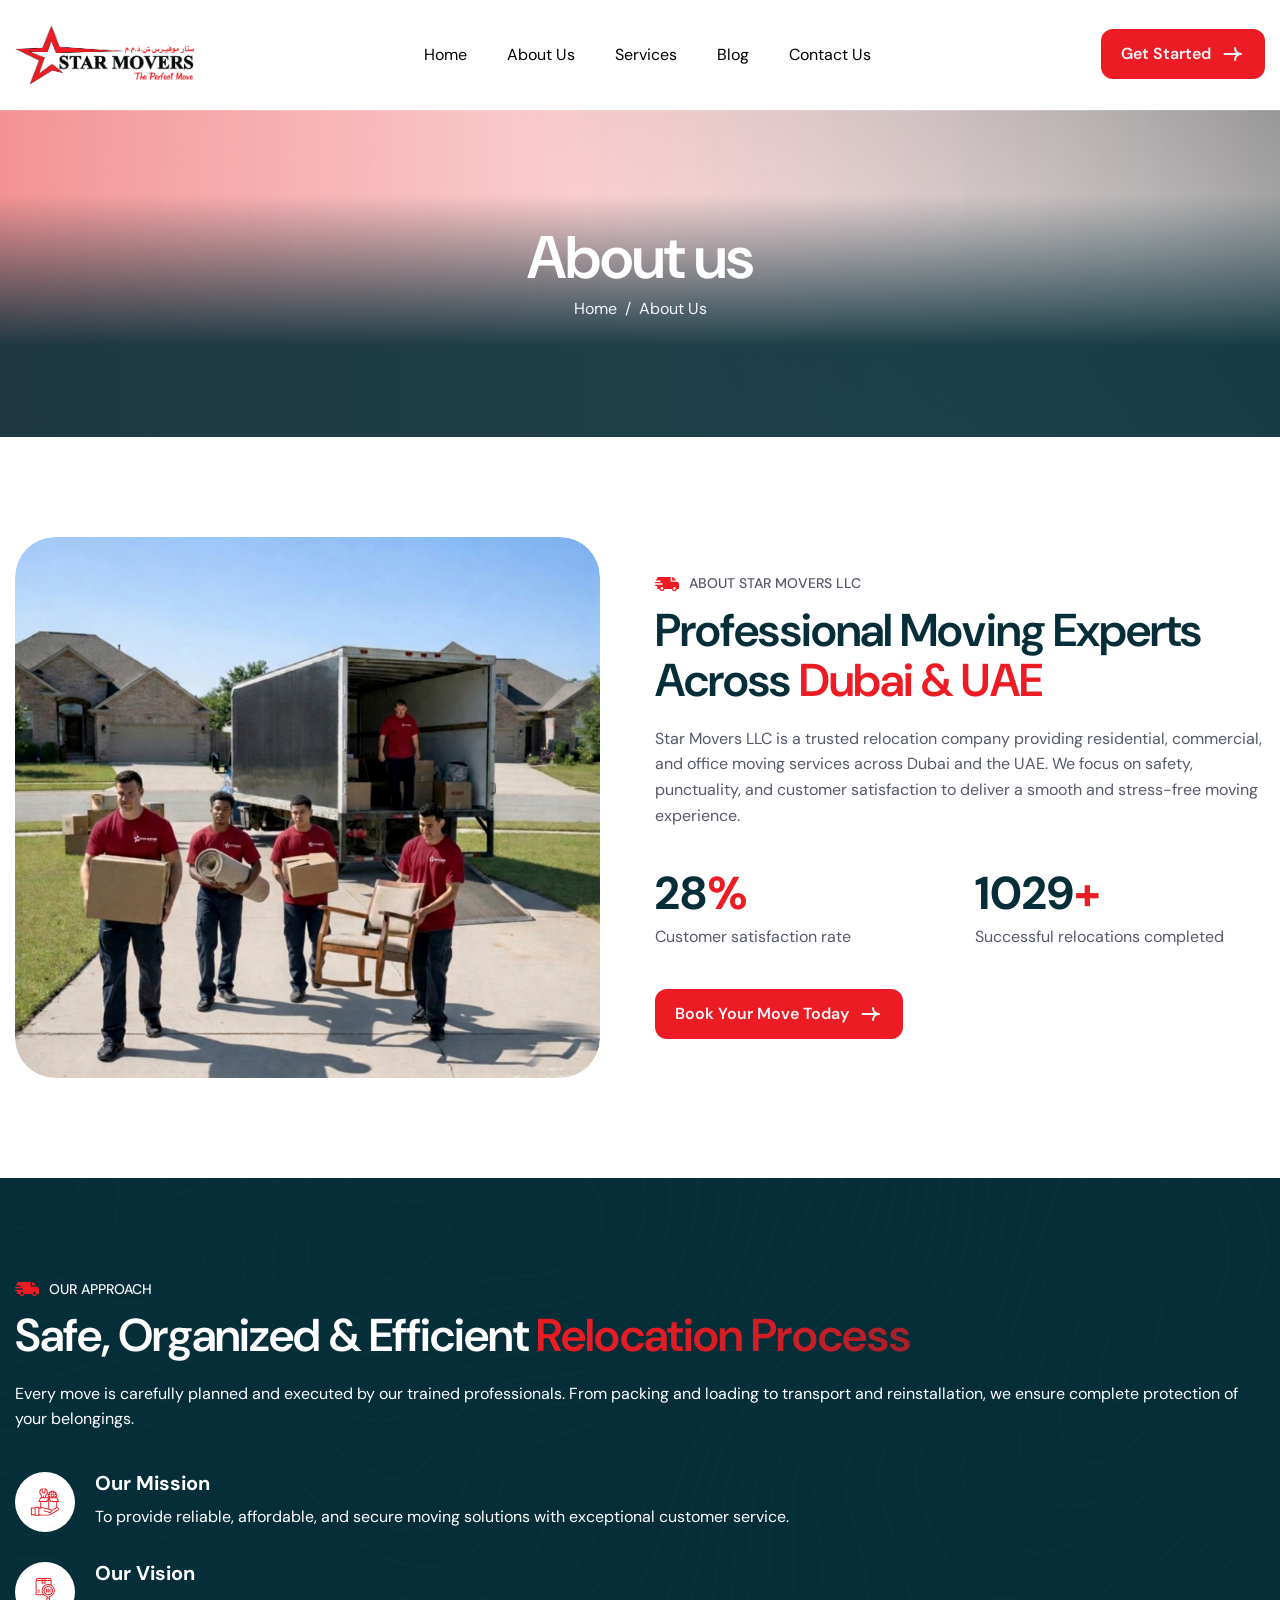
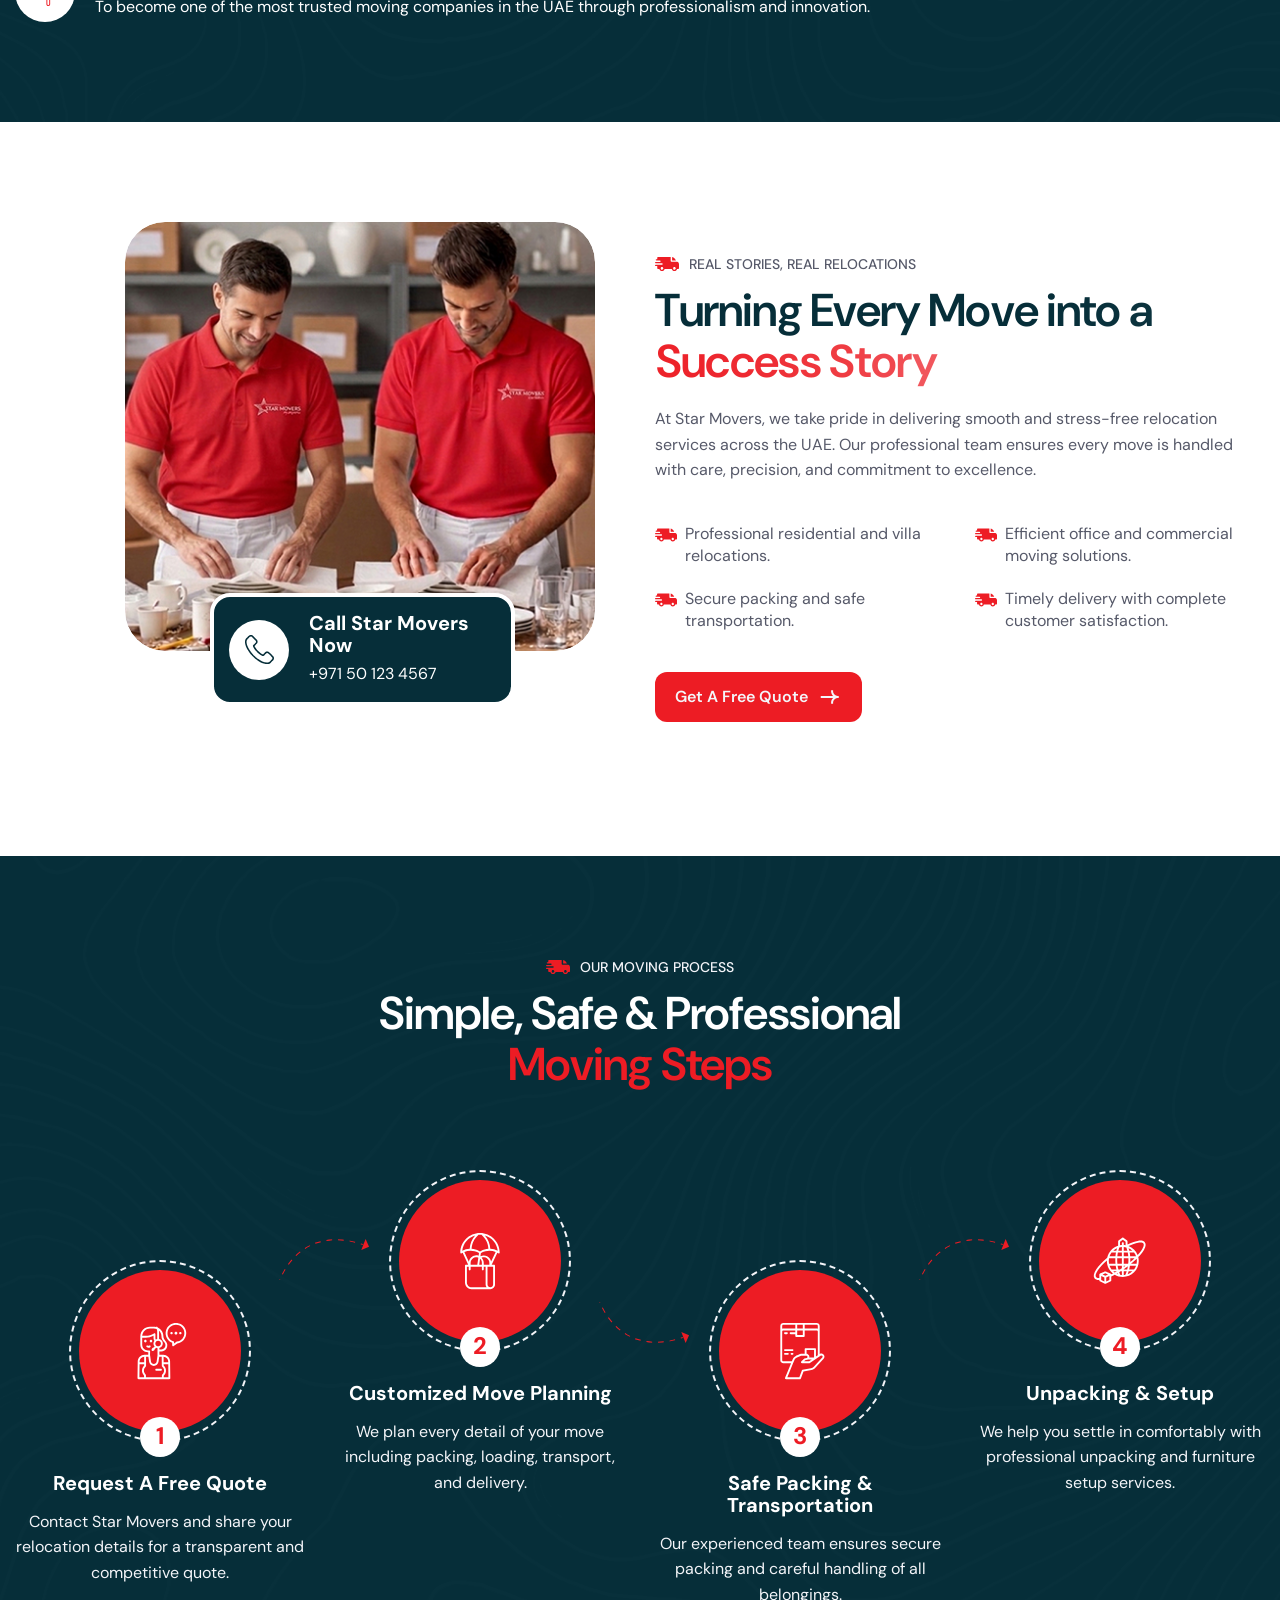
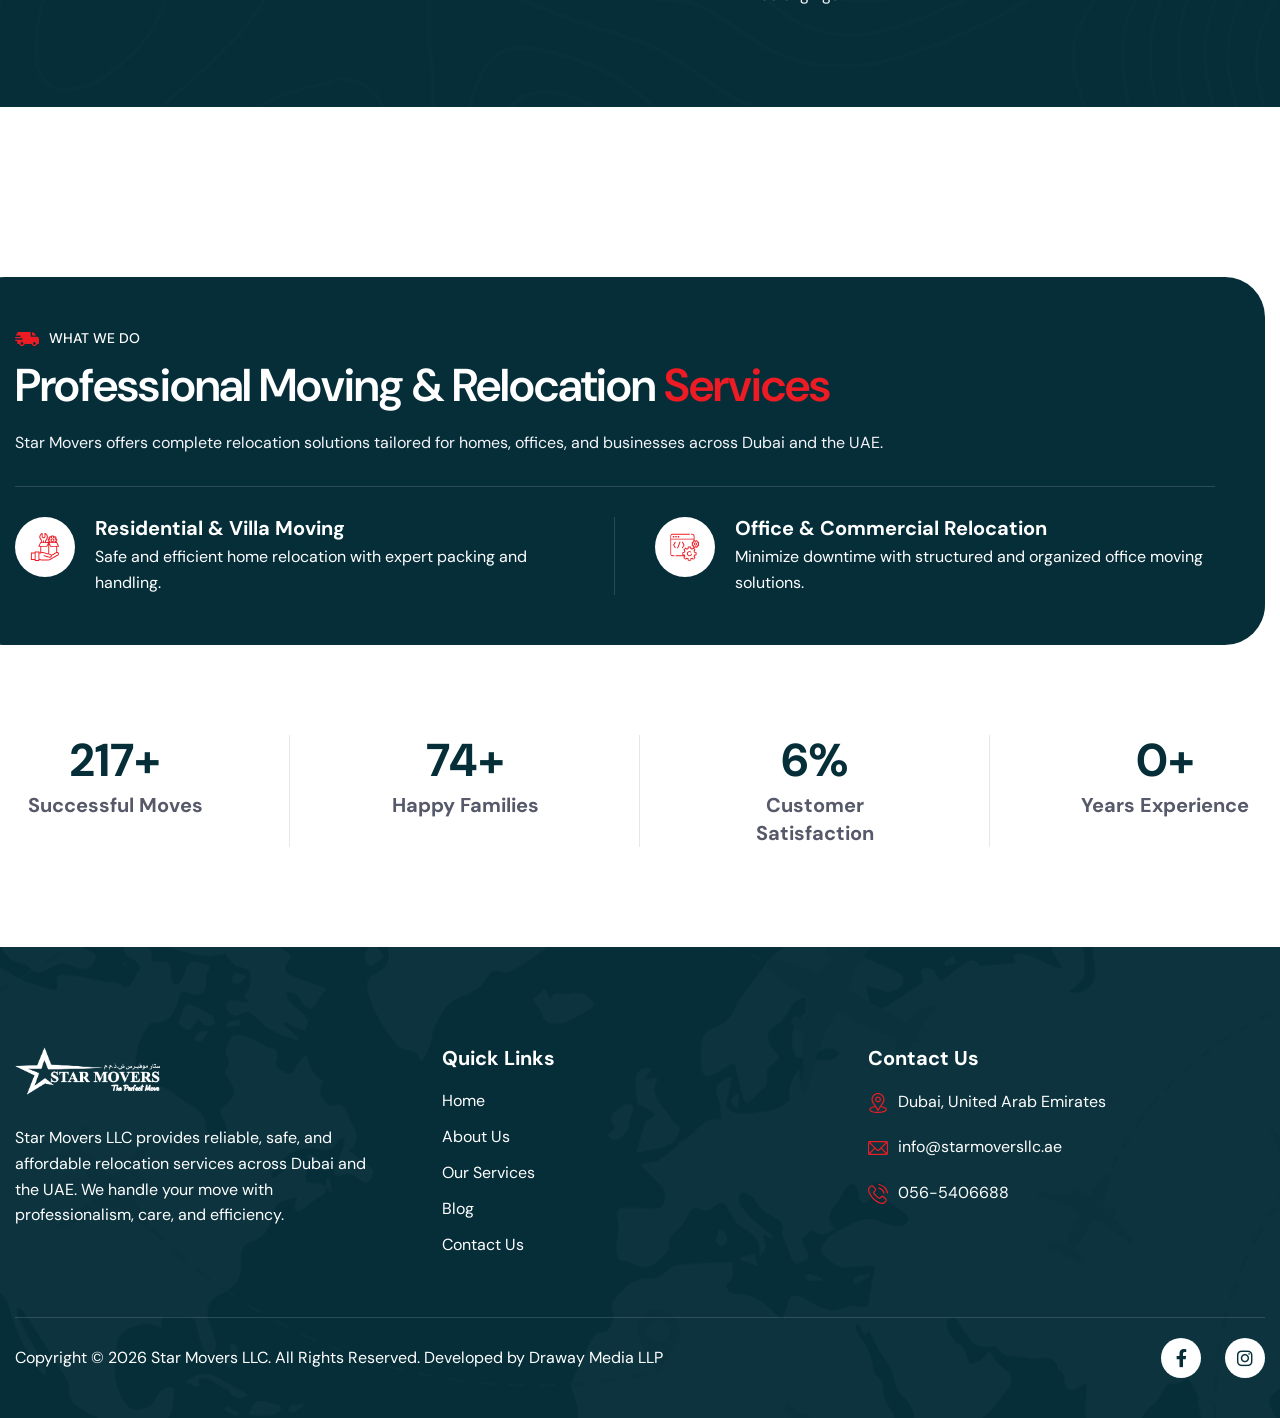
<file: about.html>
<!DOCTYPE html>
<html lang="zxx">
<head>
	<!-- Meta -->
	<meta charset="utf-8">
	<meta http-equiv="X-UA-Compatible" content="IE=edge">
	<meta name="viewport" content="width=device-width, initial-scale=1.0, maximum-scale=1">
	<meta name="description" content="">
	<meta name="keywords" content="">
	<meta name="author" content="Awaiken">
	<!-- Page Title -->
    <title>Star Movers</title>
	<!-- Favicon Icon -->
	<link rel="shortcut icon" type="image/x-icon" href="images/favicon.png">
	<!-- Google Fonts Css-->
	<link rel="preconnect" href="https://fonts.googleapis.com">
    <link rel="preconnect" href="https://fonts.gstatic.com" crossorigin>
    <link href="https://fonts.googleapis.com/css2?family=DM+Sans:ital,opsz,wght@0,9..40,100..1000;1,9..40,100..1000&display=swap" rel="stylesheet">
	<!-- Bootstrap Css -->
	<link href="css/bootstrap.min.css" rel="stylesheet" media="screen">
	<!-- SlickNav Css -->
	<link href="css/slicknav.min.css" rel="stylesheet">
	<!-- Swiper Css -->
	<link rel="stylesheet" href="css/swiper-bundle.min.css">
	<!-- Font Awesome Icon Css-->
	<link href="css/all.min.css" rel="stylesheet" media="screen">
	<!-- Animated Css -->
	<link href="css/animate.css" rel="stylesheet">
    <!-- Magnific Popup Core Css File -->
	<link rel="stylesheet" href="css/magnific-popup.css">
	<!-- Mouse Cursor Css File -->
	<link rel="stylesheet" href="css/mousecursor.css">
	<!-- Main Custom Css -->
	<link href="css/custom.css" rel="stylesheet" media="screen">
</head>
<body>

    <!-- Preloader Start -->
	<div class="preloader">
		<div class="loading-container">
			<div class="loading"></div>
			<!-- <div id="loading-icon"><img src="images/loader.svg" alt=""></div> -->
		</div>
	</div>
	<!-- Preloader End -->

    <!-- Header Start -->
	<header class="main-header">
		<div class="header-sticky">
			<nav class="navbar navbar-expand-lg">
				<div class="container">
					<!-- Logo Start -->
					<a class="navbar-brand" href="./">
						<img style="height:60px" src="images/logo.png" alt="Logo">
					</a>
					<!-- Logo End -->

					<!-- Main Menu Start -->
					<div class="collapse navbar-collapse main-menu">
                        <div class="nav-menu-wrapper">
                            <ul class="navbar-nav mr-auto" id="menu">
                                                              
                                <li class="nav-item"><a class="nav-link" href="index.html">Home</a>
                                <li class="nav-item"><a class="nav-link" href="about.html">About Us</a>
                                <li class="nav-item"><a class="nav-link" href="services.html">Services</a></li>
                                <li class="nav-item"><a class="nav-link" href="blog.html">Blog</a></li>
                                <li class="nav-item"><a class="nav-link" href="contact.html">Contact Us</a></li>                         
                            </ul>
                        </div>
                        
                        <!-- Header Btn Start -->
                        <div class="header-btn">
                            <a href="contact.html" class="btn-default btn-highlighted">get started</a>
                        </div>
                        <!-- Header Btn End -->
					</div>
					<!-- Main Menu End -->
					<div class="navbar-toggle"></div>
				</div>
			</nav>
			<div class="responsive-menu"></div>
		</div>
	</header>
	<!-- Header End -->
    <!-- Page Header Start -->
	<div class="page-header parallaxie">
		<div class="container">
			<div class="row align-items-center">
				<div class="col-lg-12">
					<!-- Page Header Box Start -->
					<div class="page-header-box">
						<h1 class="text-anime-style-2" data-cursor="-opaque">About us</h1>
						<nav class="wow fadeInUp">
                            <ol class="breadcrumb">
								<li class="breadcrumb-item"><a href="./">home</a></li>
								<li class="breadcrumb-item active" aria-current="page">about us</li>
							</ol>
						</nav>
					</div>
					<!-- Page Header Box End -->
				</div>
			</div>
		</div>
	</div>
	<!-- Page Header End -->

<!-- ================= ABOUT US SECTION START ================= -->
<div class="about-us page-about-us">
    <div class="container">
        <div class="row align-items-center">

            <div class="col-lg-6 order-lg-1 order-2">
                <div class="about-us-image">
                    <figure class="image-anime reveal">
                        <img src="images/about.jpg" alt="Star Movers LLC Dubai">
                    </figure>
                </div>
            </div>

            <div class="col-lg-6 order-lg-2 order-1">
                <div class="about-us-content">
                    <div class="section-title">
                        <h3 class="wow fadeInUp">About Star Movers LLC</h3>
                        <h2 class="text-anime-style-2" data-cursor="-opaque">
                            Professional Moving Experts Across <span>Dubai & UAE</span>
                        </h2>
                        <p class="wow fadeInUp" data-wow-delay="0.2s">
                            Star Movers LLC is a trusted relocation company providing 
                            residential, commercial, and office moving services across Dubai 
                            and the UAE. We focus on safety, punctuality, and customer 
                            satisfaction to deliver a smooth and stress-free moving experience.
                        </p>
                    </div>

                    <div class="about-counter-box">
                        <div class="about-counter-item">
                           <h2><span class="counter">98</span>%</h2>
                           <p>Customer satisfaction rate</p>
                        </div>

                        <div class="about-counter-item">
                            <h2><span class="counter">3500</span>+</h2>
                            <p>Successful relocations completed</p>
                        </div>
                    </div>

                    <div class="about-us-btn wow fadeInUp" data-wow-delay="0.4s">
                        <a href="contact.html" class="btn-default">Book Your Move Today</a>
                    </div>
                </div>
            </div>

        </div>
    </div>
</div>
<!-- ================= ABOUT US SECTION END ================= -->


<!-- ================= OUR APPROACH START ================= -->
<div class="our-approach dark-section">
    <div class="container">
        <div class="row align-items-center">

            <div class="col-lg-12">
                <div class="our-approch-content">
                    <div class="section-title">
                        <h3 class="wow fadeInUp">Our Approach</h3>
                        <h2 class="text-anime-style-2" data-cursor="-opaque">
                            Safe, Organized & Efficient <span>Relocation Process</span>
                        </h2>
                        <p class="wow fadeInUp" data-wow-delay="0.2s">
                            Every move is carefully planned and executed by our trained 
                            professionals. From packing and loading to transport and 
                            reinstallation, we ensure complete protection of your belongings.
                        </p>
                    </div>

                    <div class="mission-vision-list">

                        <div class="mission-vision-item wow fadeInUp" data-wow-delay="0.4s">
                            <div class="icon-box">
                                <img src="images/icon-our-mission.svg" alt="">
                            </div>
                            <div class="mission-vision-content">
                                <h3>Our Mission</h3>
                                <p>
                                    To provide reliable, affordable, and secure moving 
                                    solutions with exceptional customer service.
                                </p>
                            </div>
                        </div>

                        <div class="mission-vision-item wow fadeInUp" data-wow-delay="0.6s">
                            <div class="icon-box">
                                <img src="images/icon-our-vision.svg" alt="">
                            </div>
                            <div class="mission-vision-content">
                                <h3>Our Vision</h3>
                                <p>
                                    To become one of the most trusted moving companies 
                                    in the UAE through professionalism and innovation.
                                </p>
                            </div>
                        </div>

                    </div>
                </div>
            </div>

        </div>
    </div>
</div>
<!-- ================= OUR APPROACH END ================= -->





<!-- Our Success Story Section Start -->
<div class="our-success-story">
    <div class="container">
        <div class="row align-items-center">
            <div class="col-lg-6">
                <div class="success-story-images">
                    <div class="success-story-img-1">
                        <figure class="image-anime reveal">
                            <img src="images/success-story-image-1.jpg" alt="Star Movers Success">
                        </figure>
                    </div>
                    
                    <!-- <div class="success-story-img-2">
                        <figure class="image-anime">
                            <img src="images/success-story-image-2.jpg" alt="Happy Clients">
                        </figure>
                    </div> -->

                    <div class="contact-now-box">
                        <div class="icon-box">
                            <img src="images/icon-phone-primary.svg" alt="">
                        </div>
                        <div class="contact-now-box-content">
                            <h3>Call Star Movers Now</h3>
                            <p><a href="tel:+971501234567">+971 50 123 4567</a></p>
                        </div>
                    </div>
                </div>
            </div> 

            <div class="col-lg-6">
                <div class="success-story-content">
                    <div class="section-title">
                        <h3 class="wow fadeInUp">Real Stories, Real Relocations</h3>
                        <h2 class="text-anime-style-2">Turning Every Move into a <span>Success Story</span></h2>
                        <p class="wow fadeInUp">
                            At Star Movers, we take pride in delivering smooth and stress-free relocation services across the UAE. Our professional team ensures every move is handled with care, precision, and commitment to excellence.
                        </p>
                    </div>

                    <div class="success-story-body wow fadeInUp">
                        <ul>
                            <li>Professional residential and villa relocations.</li>
                            <li>Efficient office and commercial moving solutions.</li>
                            <li>Secure packing and safe transportation.</li>
                            <li>Timely delivery with complete customer satisfaction.</li>
                        </ul>
                    </div>

                    <div class="success-story-btn wow fadeInUp">
                        <a href="contact.html" class="btn-default">Get a Free Quote</a>
                    </div>
                </div>
            </div>
        </div>
    </div>
</div>
<!-- Our Success Story Section End -->


<!-- Our Work Process Section Start -->
<div class="our-work-process dark-section">
    <div class="container">
        <div class="row section-row">
            <div class="col-lg-12">
                <div class="section-title section-title-center">
                    <h3>Our Moving Process</h3>
                    <h2>Simple, Safe & Professional <span>Moving Steps</span></h2>
                </div>
            </div>
        </div>

        <div class="row">
            <div class="wrok-process-list">

                <div class="work-process-item">
                    <div class="icon-box">
                        <img src="images/icon-work-process-1.svg" alt="">
                        <div class="work-process-number"><h3>1</h3></div>
                    </div>
                    <div class="work-process-content">
                        <h3>Request a Free Quote</h3>
                        <p>Contact Star Movers and share your relocation details for a transparent and competitive quote.</p>
                    </div>
                </div>

                <div class="work-process-item">
                    <div class="icon-box">
                        <img src="images/icon-work-process-2.svg" alt="">
                        <div class="work-process-number"><h3>2</h3></div>
                    </div>
                    <div class="work-process-content">
                        <h3>Customized Move Planning</h3>
                        <p>We plan every detail of your move including packing, loading, transport, and delivery.</p>
                    </div>
                </div>

                <div class="work-process-item">
                    <div class="icon-box">
                        <img src="images/icon-work-process-3.svg" alt="">
                        <div class="work-process-number"><h3>3</h3></div>
                    </div>
                    <div class="work-process-content">
                        <h3>Safe Packing & Transportation</h3>
                        <p>Our experienced team ensures secure packing and careful handling of all belongings.</p>
                    </div>
                </div>

                <div class="work-process-item">
                    <div class="icon-box">
                        <img src="images/icon-work-process-4.svg" alt="">
                        <div class="work-process-number"><h3>4</h3></div>
                    </div>
                    <div class="work-process-content">
                        <h3>Unpacking & Setup</h3>
                        <p>We help you settle in comfortably with professional unpacking and furniture setup services.</p>
                    </div>
                </div>

            </div>
        </div>
    </div>
</div>
<!-- Our Work Process Section End -->


<!-- What We Do Section Start -->
<div class="what-we-do">
    <div class="container">
        <div class="row what-we-do-box no-gutters">
            <!-- <div class="col-lg-4">
                <div class="what-we-do-image">
                    <figure class="image-anime reveal">
                        <img src="images/what-we-do-image.jpg" alt="Star Movers Services">
                    </figure>
                </div>
            </div> -->

            <div class="col-lg-12">
                <div class="what-we-content">
                    <div class="section-title">
                        <h3>What We Do</h3>
                        <h2>Professional Moving & Relocation <span>Services</span></h2>
                        <p>
                            Star Movers offers complete relocation solutions tailored for homes, offices, and businesses across Dubai and the UAE.
                        </p>
                    </div>

                    <div class="what-we-body">
                        <div class="what-we-item">
                            <div class="icon-box">
                                <img src="images/icon-what-we-1.svg" alt="">
                            </div>
                            <div class="what-we-item-content">
                                <h3>Residential & Villa Moving</h3>
                                <p>Safe and efficient home relocation with expert packing and handling.</p>
                            </div>
                        </div>

                        <div class="what-we-item">
                            <div class="icon-box">
                                <img src="images/icon-what-we-2.svg" alt="">
                            </div>
                            <div class="what-we-item-content">
                                <h3>Office & Commercial Relocation</h3>
                                <p>Minimize downtime with structured and organized office moving solutions.</p>
                            </div>
                        </div>
                    </div>
                </div>
            </div>                
        </div>

        <div class="row">
            <div class="col-lg-12">
                <div class="what-we-counter-list">
                    <div class="what-we-counter-item">
                        <h2><span class="counter">3500</span>+</h2>
                        <p>Successful Moves</p>
                    </div>

                    <div class="what-we-counter-item">
                        <h2><span class="counter">1200</span>+</h2>
                        <p>Happy Families</p>
                    </div>

                    <div class="what-we-counter-item">
                        <h2><span class="counter">98</span>%</h2>
                        <p>Customer Satisfaction</p>
                    </div>

                    <div class="what-we-counter-item">
                        <h2><span class="counter">10</span>+</h2>
                        <p>Years Experience</p>
                    </div>
                </div>
            </div>
        </div>
    </div>
</div>
<!-- What We Do Section End -->





<!-- ================= FOOTER START ================= -->
<footer class="main-footer">
    <div class="container">
        <div class="row">

            <!-- About Company -->
            <div class="col-lg-4 col-md-12">
                <div class="about-footer">
                    <div class="footer-logo">
                        <img src="images/logow.png" alt="Star Movers LLC Logo">
                    </div>

                    <div class="about-footer-content">
                        <p>
                            Star Movers LLC provides reliable, safe, and affordable 
                            relocation services across Dubai and the UAE. 
                            We handle your move with professionalism, care, and efficiency.
                        </p>
                    </div>
                </div>
            </div>

            <!-- Quick Links -->
            <div class="col-lg-4 col-md-5">
                <div class="footer-links">
                    <h3>Quick Links</h3>
                    <ul>
                        <li><a href="index.html">Home</a></li>
                        <li><a href="about.html">About Us</a></li>
                        <li><a href="services.html">Our Services</a></li>
                        <li><a href="blog.html">Blog</a></li>
                        <li><a href="contact.html">Contact Us</a></li>
                    </ul>
                </div>
            </div>

            <!-- Contact Details -->
            <div class="col-lg-4 col-md-7">
                <div class="footer-links">
                    <h3>Contact Us</h3>

                    <div class="footer-contact-item">
                        <div class="icon-box">
                            <img src="images/icon-location.svg" alt="Location">
                        </div>
                        <div class="footer-contact-content">
                            <p>Dubai, United Arab Emirates</p>
                        </div>
                    </div>

                    <div class="footer-contact-item">
                        <div class="icon-box">
                            <img src="images/icon-mail.svg" alt="Email">
                        </div>
                        <div class="footer-contact-content">
                            <p><a href="mailto:info@starmoversllc.ae">info@starmoversllc.ae</a></p>
                        </div>
                    </div>

                    <div class="footer-contact-item">
                        <div class="icon-box">
                            <img src="images/icon-phone.svg" alt="Phone">
                        </div>
                        <div class="footer-contact-content">
                            <p><a href="tel:0565406688">056-5406688</a></p>
                        </div>
                    </div>

                </div>
            </div>

          
            <!-- Bottom Bar -->
            <div class="col-lg-12">
                <div class="footer-copyright">

                <div class="footer-copyright-text">
    <p>
        Copyright © <span id="year"></span> Star Movers LLC. 
        All Rights Reserved. Developed by 
        <a style="color:white" href="https://drawaymedia.com" target="_blank">Draway Media LLP</a>
    </p>
</div>

<script>
    document.getElementById("year").textContent = new Date().getFullYear();
</script>

                    <div class="footer-social-links">
                        <ul>
                            <li><a target="_blank" href="https://www.facebook.com/starmoversuae/"><i class="fa-brands fa-facebook-f"></i></a></li>
                            <li><a targ="_blank" href="https://www.instagram.com/starmovers.ae/"><i class="fa-brands fa-instagram"></i></a></li>
                            <!-- <li><a href="#"><i class="fa-brands fa-whatsapp"></i></a></li> -->
                        </ul>
                    </div>

                </div>
            </div>

        </div>
    </div>
</footer>
<!-- ================= FOOTER END ================= -->


    <!-- Jquery Library File -->
    <script src="js/jquery-3.7.1.min.js"></script>
    <!-- Bootstrap js file -->
    <script src="js/bootstrap.min.js"></script>
    <!-- Validator js file -->
    <script src="js/validator.min.js"></script>
    <!-- SlickNav js file -->
    <script src="js/jquery.slicknav.js"></script>
    <!-- Swiper js file -->
    <script src="js/swiper-bundle.min.js"></script>
    <!-- Counter js file -->
    <script src="js/jquery.waypoints.min.js"></script>
    <script src="js/jquery.counterup.min.js"></script>
    <!-- Magnific js file -->
    <script src="js/jquery.magnific-popup.min.js"></script>
    <!-- SmoothScroll -->
    <script src="js/SmoothScroll.js"></script>
    <!-- Parallax js -->
    <script src="js/parallaxie.js"></script>
    <!-- MagicCursor js file -->
    <script src="js/gsap.min.js"></script>
    <script src="js/magiccursor.js"></script>
    <!-- Text Effect js file -->
    <script src="js/SplitText.js"></script>
    <script src="js/ScrollTrigger.min.js"></script>
    <!-- YTPlayer js File -->
    <script src="js/jquery.mb.YTPlayer.min.js"></script>
    <!-- Wow js file -->
    <script src="js/wow.min.js"></script>
    <!-- Main Custom js file -->
    <script src="js/function.js"></script>
</body>
</html>
</file>
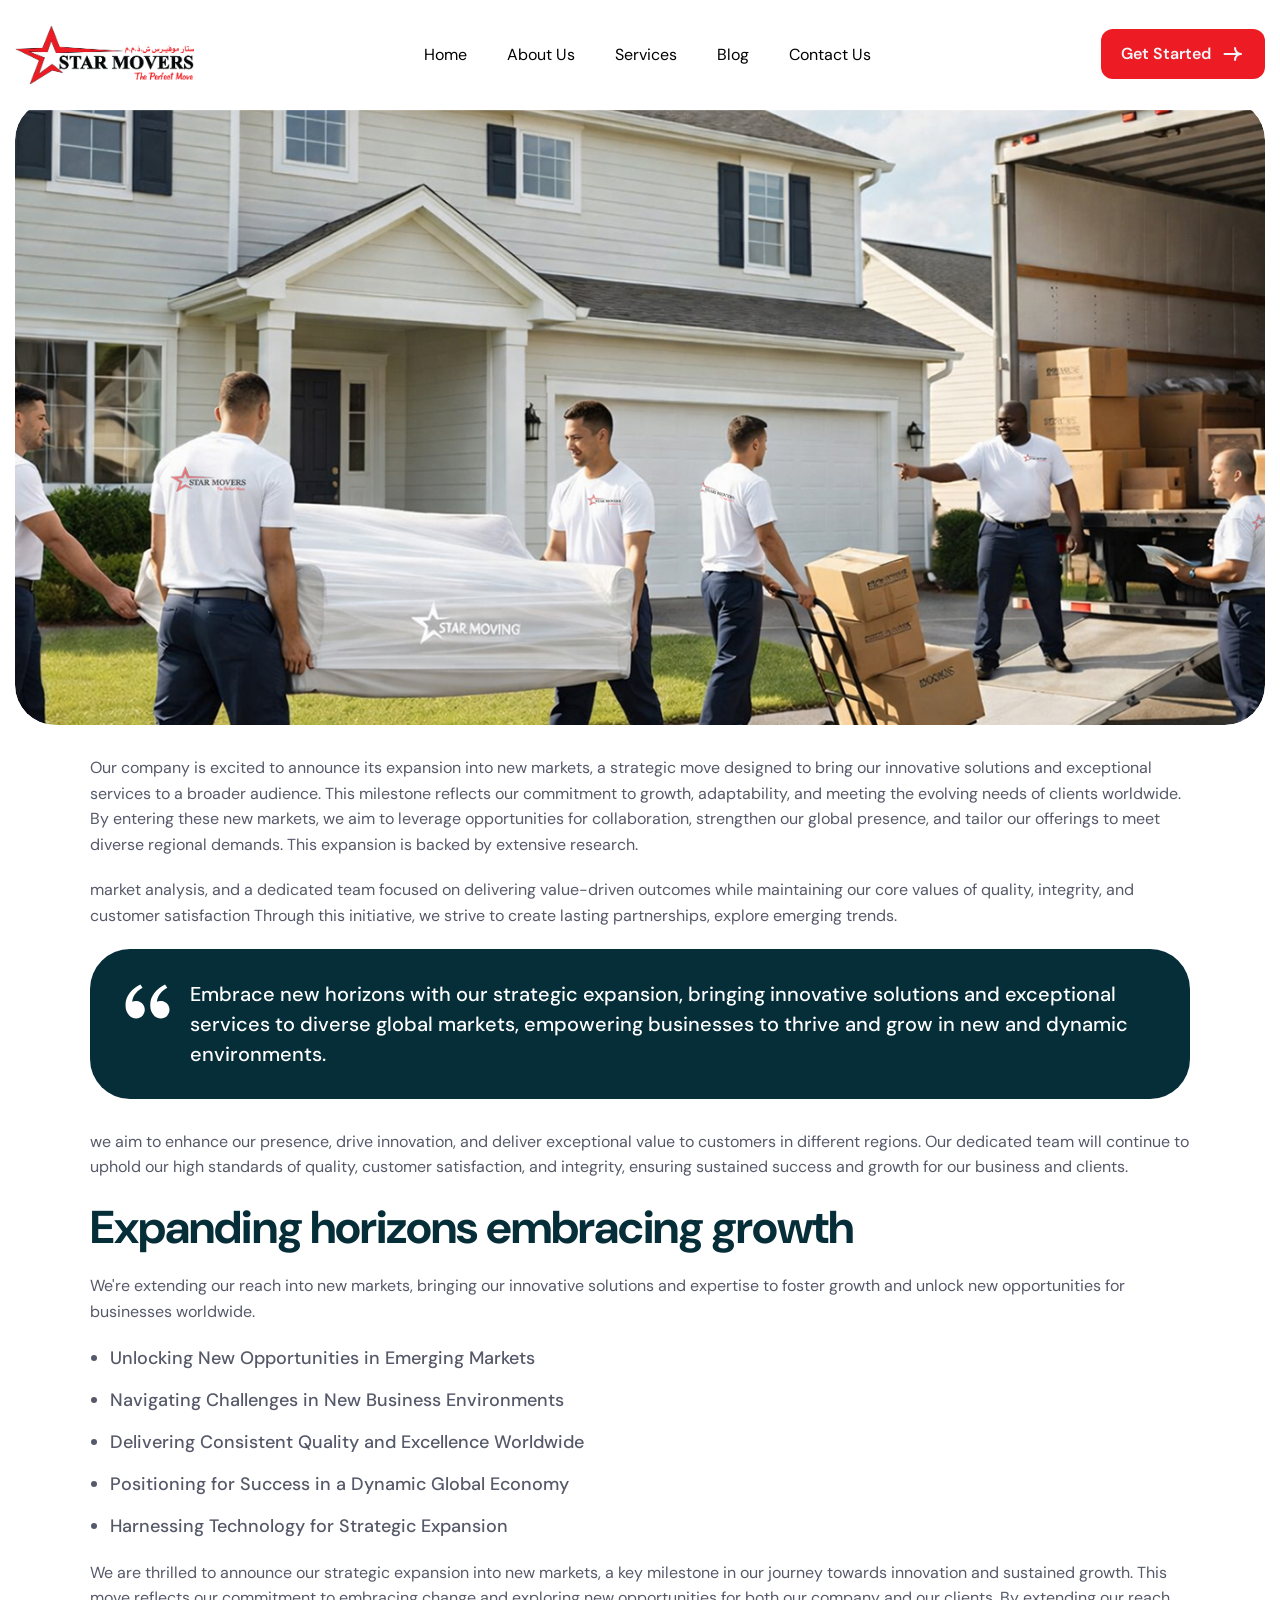
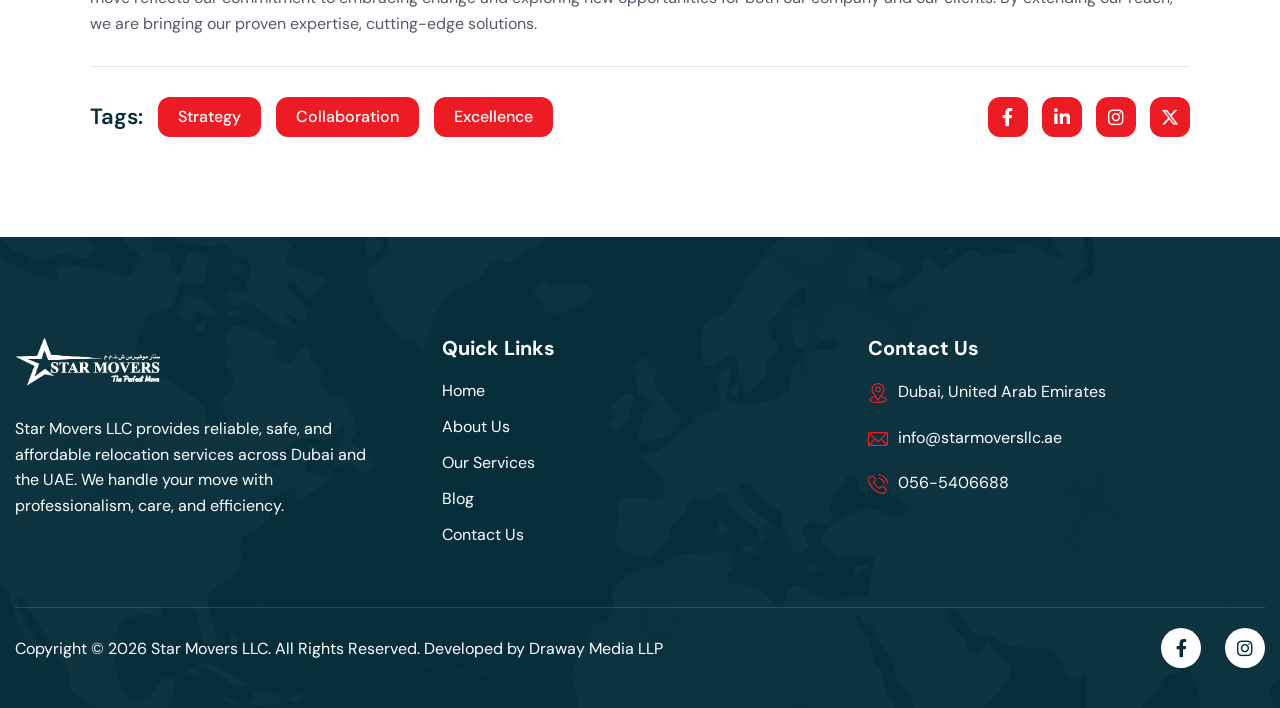
<file: blog-single.html>
<!DOCTYPE html>
<html lang="zxx">
<head>
	<!-- Meta -->
	<meta charset="utf-8">
	<meta http-equiv="X-UA-Compatible" content="IE=edge">
	<meta name="viewport" content="width=device-width, initial-scale=1.0, maximum-scale=1">
	<meta name="description" content="">
	<meta name="keywords" content="">
	<meta name="author" content="Awaiken">
	<!-- Page Title -->
    <title>Star Movers</title>
	<!-- Favicon Icon -->
	<link rel="shortcut icon" type="image/x-icon" href="images/favicon.png">
	<!-- Google Fonts Css-->
	<link rel="preconnect" href="https://fonts.googleapis.com">
    <link rel="preconnect" href="https://fonts.gstatic.com" crossorigin>
    <link href="https://fonts.googleapis.com/css2?family=DM+Sans:ital,opsz,wght@0,9..40,100..1000;1,9..40,100..1000&display=swap" rel="stylesheet">
	<!-- Bootstrap Css -->
	<link href="css/bootstrap.min.css" rel="stylesheet" media="screen">
	<!-- SlickNav Css -->
	<link href="css/slicknav.min.css" rel="stylesheet">
	<!-- Swiper Css -->
	<link rel="stylesheet" href="css/swiper-bundle.min.css">
	<!-- Font Awesome Icon Css-->
	<link href="css/all.min.css" rel="stylesheet" media="screen">
	<!-- Animated Css -->
	<link href="css/animate.css" rel="stylesheet">
    <!-- Magnific Popup Core Css File -->
	<link rel="stylesheet" href="css/magnific-popup.css">
	<!-- Mouse Cursor Css File -->
	<link rel="stylesheet" href="css/mousecursor.css">
	<!-- Main Custom Css -->
	<link href="css/custom.css" rel="stylesheet" media="screen">
</head>
<body>

    <!-- Preloader Start -->
	<div class="preloader">
		<div class="loading-container">
			<div class="loading"></div>
			<!-- <div id="loading-icon"><img src="images/loader.svg" alt=""></div> -->
		</div>
	</div>
	<!-- Preloader End -->

    <!-- Header Start -->
	<header class="main-header">
		<div class="header-sticky">
			<nav class="navbar navbar-expand-lg">
				<div class="container">
					<!-- Logo Start -->
					<a class="navbar-brand" href="index.html">
						<img style="height:60px" src="images/logo.png" alt="Logo">
					</a>
					<!-- Logo End -->

					<!-- Main Menu Start -->
					<div class="collapse navbar-collapse main-menu">
                        <div class="nav-menu-wrapper">
                            <ul class="navbar-nav mr-auto" id="menu">
                                                              
                                <li class="nav-item"><a class="nav-link" href="index.html">Home</a>
                                <li class="nav-item"><a class="nav-link" href="about.html">About Us</a>
                                <li class="nav-item"><a class="nav-link" href="services.html">Services</a></li>
                                <li class="nav-item"><a class="nav-link" href="blog.html">Blog</a></li>
                                <li class="nav-item"><a class="nav-link" href="contact.html">Contact Us</a></li>                         
                            </ul>
                        </div>
                        
                        <!-- Header Btn Start -->
                        <div class="header-btn">
                            <a href="contact.html" class="btn-default btn-highlighted">get started</a>
                        </div>
                        <!-- Header Btn End -->
					</div>
					<!-- Main Menu End -->
					<div class="navbar-toggle"></div>
				</div>
			</nav>
			<div class="responsive-menu"></div>
		</div>
	</header>
	<!-- Header End -->


    <!-- Page Single Post Start -->
    <div class="page-single-post">
        <div class="container">
            <div class="row">
                <div class="col-lg-12">
                    <!-- Post Featured Image Start -->
                    <div class="post-image">
                        <figure class="image-anime reveal">
                            <img src="images/post-2.jpg" alt="">
                        </figure>
                    </div>
                    <!-- Post Featured Image Start -->

                    <!-- Post Single Content Start -->
                    <div class="post-content">
                        <!-- Post Entry Start -->
                        <div class="post-entry">
                            <p class="wow fadeInUp">Our company is excited to announce its expansion into new markets, a strategic move designed to bring our innovative solutions and exceptional services to a broader audience. This milestone reflects our commitment to growth, adaptability, and meeting the evolving needs of clients worldwide. By entering these new markets, we aim to leverage opportunities for collaboration, strengthen our global presence, and tailor our offerings to meet diverse regional demands. This expansion is backed by extensive research.</p>

                            <p class="wow fadeInUp" data-wow-delay="0.2s">market analysis, and a dedicated team focused on delivering value-driven outcomes while maintaining our core values of quality, integrity, and customer satisfaction Through this initiative, we strive to create lasting partnerships, explore emerging trends.</p>
                            
                            <blockquote class="wow fadeInUp" data-wow-delay="0.4s">
                                <p>Embrace new horizons with our strategic expansion, bringing innovative solutions and exceptional services to diverse global markets, empowering businesses to thrive and grow in new and dynamic environments.</p>
                            </blockquote>

                            <p class="wow fadeInUp" data-wow-delay="0.6s">we aim to enhance our presence, drive innovation, and deliver exceptional value to customers in different regions. Our dedicated team will continue to uphold our high standards of quality, customer satisfaction, and integrity, ensuring sustained success and growth for our business and clients.</p>

                            <h2 class="wow fadeInUp" data-wow-delay="0.8s">Expanding horizons embracing growth</h2>

                            <p class="wow fadeInUp" data-wow-delay="1s">We're extending our reach into new markets, bringing our innovative solutions and expertise to foster growth and unlock new opportunities for businesses worldwide.</p>

                            <ul class="wow fadeInUp" data-wow-delay="1.2s">
                                <li>Unlocking New Opportunities in Emerging Markets</li>
                                <li>Navigating Challenges in New Business Environments</li>
                                <li>Delivering Consistent Quality and Excellence Worldwide</li>
                                <li>Positioning for Success in a Dynamic Global Economy</li>
                                <li>Harnessing Technology for Strategic Expansion</li>
                            </ul>

                            <p class="wow fadeInUp" data-wow-delay="1.4s">We are thrilled to announce our strategic expansion into new markets, a key milestone in our journey towards innovation and sustained growth. This move reflects our commitment to embracing change and exploring new opportunities for both our company and our clients. By extending our reach, we are bringing our proven expertise, cutting-edge solutions.</p>
                        </div>
                        <!-- Post Entry End -->

                        <!-- Post Tag Links Start -->
                        <div class="post-tag-links">
                            <div class="row align-items-center">
                                <div class="col-lg-8">
                                    <!-- Post Tags Start -->
                                    <div class="post-tags wow fadeInUp" data-wow-delay="0.5s">
                                        <span class="tag-links">
                                            Tags:
                                            <a href="#">Strategy</a>
                                            <a href="#">Collaboration</a>
                                            <a href="#">Excellence</a>
                                        </span>
                                    </div>
                                    <!-- Post Tags End -->
                                </div>

                                <div class="col-lg-4">
                                    <!-- Post Social Links Start -->
                                    <div class="post-social-sharing wow fadeInUp" data-wow-delay="0.5s">
                                        <ul>
                                            <li><a href="#"><i class="fa-brands fa-facebook-f"></i></a></li>
                                            <li><a href="#"><i class="fa-brands fa-linkedin-in"></i></a></li>
                                            <li><a href="#"><i class="fa-brands fa-instagram"></i></a></li>
                                            <li><a href="#"><i class="fa-brands fa-x-twitter"></i></a></li>
                                        </ul>
                                    </div>
                                    <!-- Post Social Links End -->
                                </div>
                            </div>
                        </div>
                        <!-- Post Tag Links End -->
                    </div>
                    <!-- Post Single Content End -->
                </div>
            </div>
        </div>
    </div>
    <!-- Page Single Post End -->

    
<!-- ================= FOOTER START ================= -->
<footer class="main-footer">
    <div class="container">
        <div class="row">

            <!-- About Company -->
            <div class="col-lg-4 col-md-12">
                <div class="about-footer">
                    <div class="footer-logo">
                        <img src="images/logow.png" alt="Star Movers LLC Logo">
                    </div>

                    <div class="about-footer-content">
                        <p>
                            Star Movers LLC provides reliable, safe, and affordable 
                            relocation services across Dubai and the UAE. 
                            We handle your move with professionalism, care, and efficiency.
                        </p>
                    </div>
                </div>
            </div>

            <!-- Quick Links -->
            <div class="col-lg-4 col-md-5">
                <div class="footer-links">
                    <h3>Quick Links</h3>
                    <ul>
                        <li><a href="index.html">Home</a></li>
                        <li><a href="about.html">About Us</a></li>
                        <li><a href="services.html">Our Services</a></li>
                        <li><a href="blog.html">Blog</a></li>
                        <li><a href="contact.html">Contact Us</a></li>
                    </ul>
                </div>
            </div>

            <!-- Contact Details -->
            <div class="col-lg-4 col-md-7">
                <div class="footer-links">
                    <h3>Contact Us</h3>

                    <div class="footer-contact-item">
                        <div class="icon-box">
                            <img src="images/icon-location.svg" alt="Location">
                        </div>
                        <div class="footer-contact-content">
                            <p>Dubai, United Arab Emirates</p>
                        </div>
                    </div>

                    <div class="footer-contact-item">
                        <div class="icon-box">
                            <img src="images/icon-mail.svg" alt="Email">
                        </div>
                        <div class="footer-contact-content">
                            <p><a href="mailto:info@starmoversllc.ae">info@starmoversllc.ae</a></p>
                        </div>
                    </div>

                    <div class="footer-contact-item">
                        <div class="icon-box">
                            <img src="images/icon-phone.svg" alt="Phone">
                        </div>
                        <div class="footer-contact-content">
                            <p><a href="tel:0565406688">056-5406688</a></p>
                        </div>
                    </div>

                </div>
            </div>

          
            <!-- Bottom Bar -->
            <div class="col-lg-12">
                <div class="footer-copyright">

                <div class="footer-copyright-text">
    <p>
        Copyright © <span id="year"></span> Star Movers LLC. 
        All Rights Reserved. Developed by 
        <a style="color:white" href="https://drawaymedia.com" target="_blank">Draway Media LLP</a>
    </p>
</div>

<script>
    document.getElementById("year").textContent = new Date().getFullYear();
</script>

                    <div class="footer-social-links">
                        <ul>
                            <li><a target="_blank" href="https://www.facebook.com/starmoversuae/"><i class="fa-brands fa-facebook-f"></i></a></li>
                            <li><a targ="_blank" href="https://www.instagram.com/starmovers.ae/"><i class="fa-brands fa-instagram"></i></a></li>
                            <!-- <li><a href="#"><i class="fa-brands fa-whatsapp"></i></a></li> -->
                        </ul>
                    </div>

                </div>
            </div>

        </div>
    </div>
</footer>
<!-- ================= FOOTER END ================= -->

    <!-- Jquery Library File -->
    <script src="js/jquery-3.7.1.min.js"></script>
    <!-- Bootstrap js file -->
    <script src="js/bootstrap.min.js"></script>
    <!-- Validator js file -->
    <script src="js/validator.min.js"></script>
    <!-- SlickNav js file -->
    <script src="js/jquery.slicknav.js"></script>
    <!-- Swiper js file -->
    <script src="js/swiper-bundle.min.js"></script>
    <!-- Counter js file -->
    <script src="js/jquery.waypoints.min.js"></script>
    <script src="js/jquery.counterup.min.js"></script>
    <!-- Magnific js file -->
    <script src="js/jquery.magnific-popup.min.js"></script>
    <!-- SmoothScroll -->
    <script src="js/SmoothScroll.js"></script>
    <!-- Parallax js -->
    <script src="js/parallaxie.js"></script>
    <!-- MagicCursor js file -->
    <script src="js/gsap.min.js"></script>
    <script src="js/magiccursor.js"></script>
    <!-- Text Effect js file -->
    <script src="js/SplitText.js"></script>
    <script src="js/ScrollTrigger.min.js"></script>
    <!-- YTPlayer js File -->
    <script src="js/jquery.mb.YTPlayer.min.js"></script>
    <!-- Wow js file -->
    <script src="js/wow.min.js"></script>
    <!-- Main Custom js file -->
    <script src="js/function.js"></script>
</body>
</html>
</file>
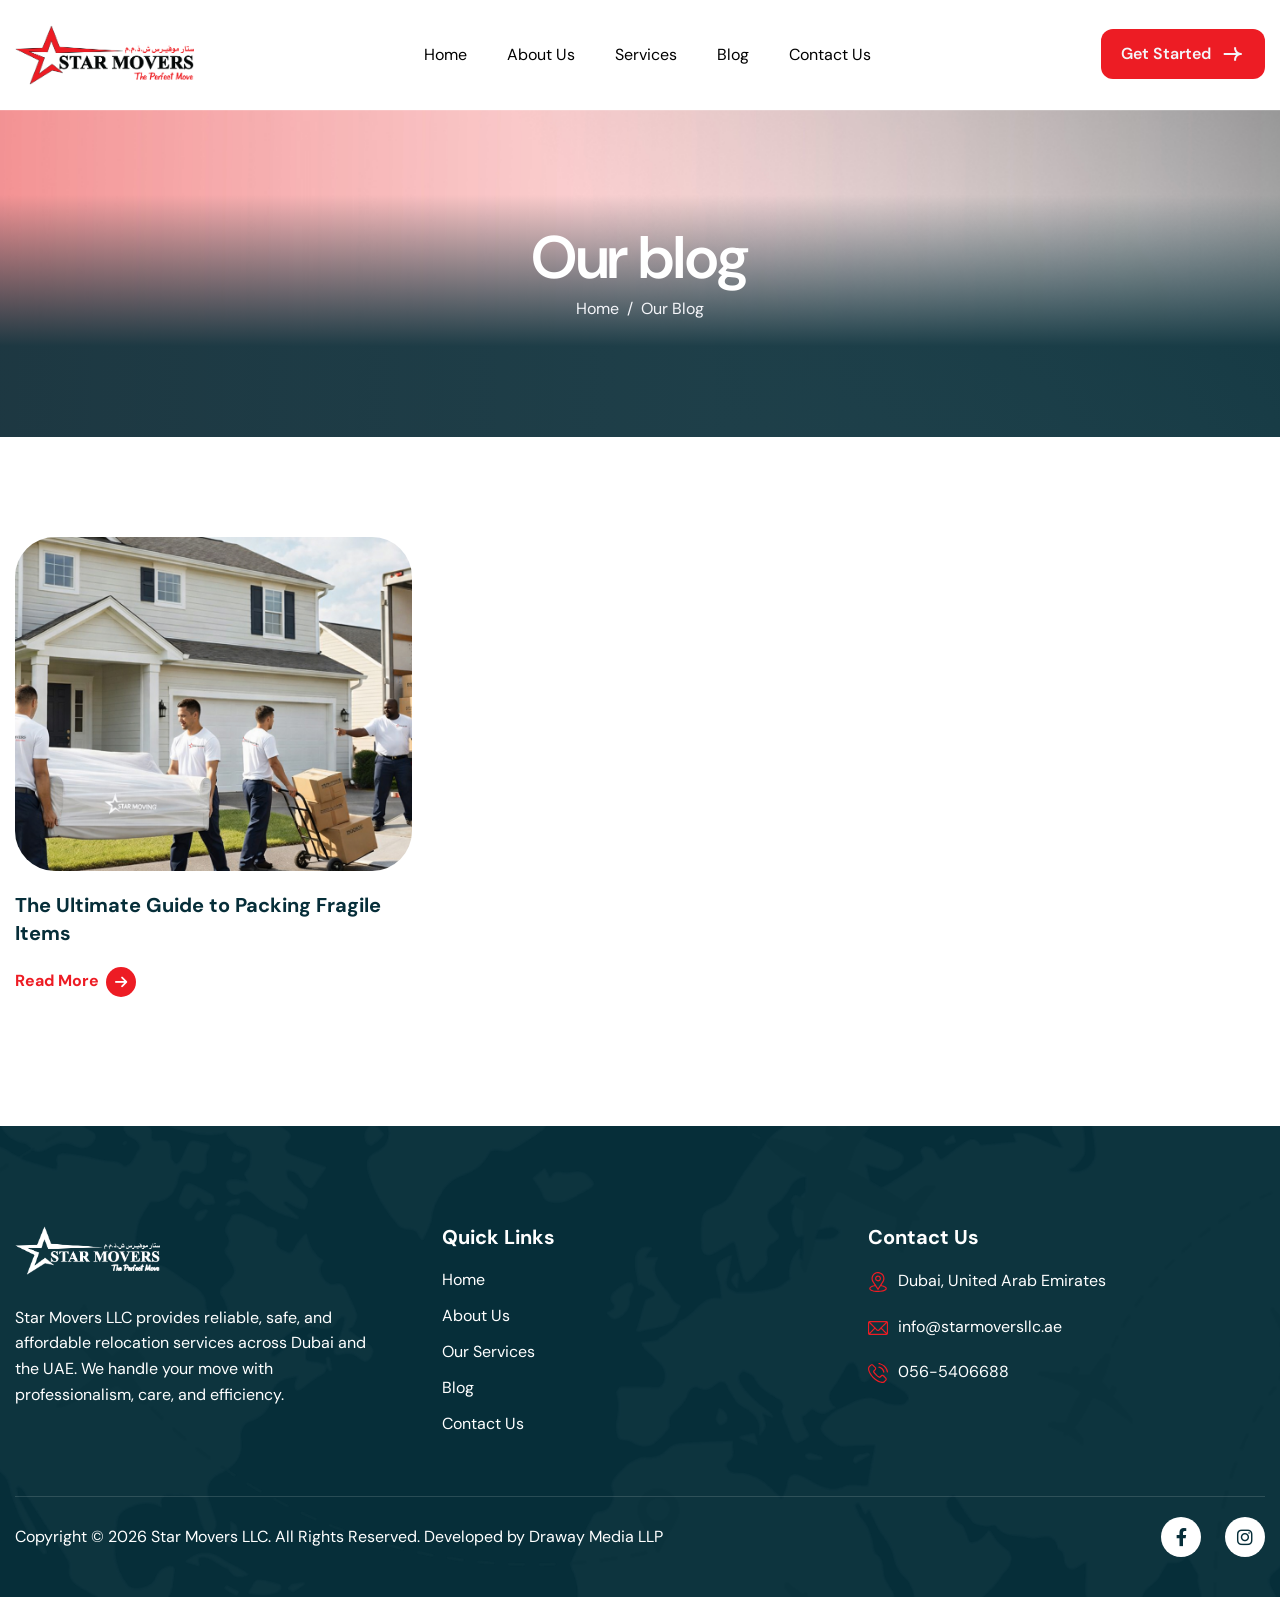
<file: blog.html>
<!DOCTYPE html>
<html lang="zxx">
<head>
	<!-- Meta -->
	<meta charset="utf-8">
	<meta http-equiv="X-UA-Compatible" content="IE=edge">
	<meta name="viewport" content="width=device-width, initial-scale=1.0, maximum-scale=1">
	<meta name="description" content="">
	<meta name="keywords" content="">
	<meta name="author" content="Awaiken">
	<!-- Page Title -->
    <title>Star Movers</title>
	<!-- Favicon Icon -->
	<link rel="shortcut icon" type="image/x-icon" href="images/favicon.png">
	<!-- Google Fonts Css-->
	<link rel="preconnect" href="https://fonts.googleapis.com">
    <link rel="preconnect" href="https://fonts.gstatic.com" crossorigin>
    <link href="https://fonts.googleapis.com/css2?family=DM+Sans:ital,opsz,wght@0,9..40,100..1000;1,9..40,100..1000&display=swap" rel="stylesheet">
	<!-- Bootstrap Css -->
	<link href="css/bootstrap.min.css" rel="stylesheet" media="screen">
	<!-- SlickNav Css -->
	<link href="css/slicknav.min.css" rel="stylesheet">
	<!-- Swiper Css -->
	<link rel="stylesheet" href="css/swiper-bundle.min.css">
	<!-- Font Awesome Icon Css-->
	<link href="css/all.min.css" rel="stylesheet" media="screen">
	<!-- Animated Css -->
	<link href="css/animate.css" rel="stylesheet">
    <!-- Magnific Popup Core Css File -->
	<link rel="stylesheet" href="css/magnific-popup.css">
	<!-- Mouse Cursor Css File -->
	<link rel="stylesheet" href="css/mousecursor.css">
	<!-- Main Custom Css -->
	<link href="css/custom.css" rel="stylesheet" media="screen">
</head>
<body>

    <!-- Preloader Start -->
	<div class="preloader">
		<div class="loading-container">
			<div class="loading"></div>
			<!-- <div id="loading-icon"><img src="images/loader.svg" alt=""></div> -->
		</div>
	</div>
	<!-- Preloader End -->

    <!-- Header Start -->
	<header class="main-header">
		<div class="header-sticky">
			<nav class="navbar navbar-expand-lg">
				<div class="container">
					<!-- Logo Start -->
					<a class="navbar-brand" href="index.html">
						<img style="height:60px" src="images/logo.png" alt="Logo">
					</a>
					<!-- Logo End -->

					<!-- Main Menu Start -->
					<div class="collapse navbar-collapse main-menu">
                        <div class="nav-menu-wrapper">
                            <ul class="navbar-nav mr-auto" id="menu">
                                                              
                                <li class="nav-item"><a class="nav-link" href="index.html">Home</a>
                                <li class="nav-item"><a class="nav-link" href="about.html">About Us</a>
                                <li class="nav-item"><a class="nav-link" href="services.html">Services</a></li>
                                <li class="nav-item"><a class="nav-link" href="blog.html">Blog</a></li>
                                <li class="nav-item"><a class="nav-link" href="contact.html">Contact Us</a></li>                         
                            </ul>
                        </div>
                        
                        <!-- Header Btn Start -->
                        <div class="header-btn">
                            <a href="contact.html" class="btn-default btn-highlighted">get started</a>
                        </div>
                        <!-- Header Btn End -->
					</div>
					<!-- Main Menu End -->
					<div class="navbar-toggle"></div>
				</div>
			</nav>
			<div class="responsive-menu"></div>
		</div>
	</header>
	<!-- Header End -->


    <!-- Page Header Start -->
	<div class="page-header parallaxie">
		<div class="container">
			<div class="row align-items-center">
				<div class="col-lg-12">
					<!-- Page Header Box Start -->
					<div class="page-header-box">
						<h1 class="text-anime-style-2" data-cursor="-opaque">Our blog</h1>
						<nav class="wow fadeInUp">
                            <ol class="breadcrumb">
								<li class="breadcrumb-item"><a href="./">home</a></li>
								<li class="breadcrumb-item active" aria-current="page">Our blog</li>
							</ol>
						</nav>
					</div>
					<!-- Page Header Box End -->
				</div>
			</div>
		</div>
	</div>
	<!-- Page Header End -->

    <!-- Our Blog Section Start -->
    <div class="page-blog">
        <div class="container">
            <div class="row">
              
                <div class="col-lg-4 col-md-6">
                    <!-- Post Item Start -->
                    <div class="post-item wow fadeInUp" data-wow-delay="0.2s">
                       <!-- Post Featured Image Start-->
                       <div class="post-featured-image">
                            <a href="blog-single.html" data-cursor-text="View">
                                <figure class="image-anime">
                                    <img src="images/post-2.jpg" alt="">
                                </figure>
                            </a>
                        </div>
                        <!-- Post Featured Image End -->

                        <!-- Post Item Body Start -->
                        <div class="post-item-body">
                            <!-- Post Item Content Start -->
                            <div class="post-item-content">
                                <h3><a href="blog-single.html">The Ultimate Guide to Packing Fragile Items</a></h3>
                            </div>
                            <!-- Post Item Content End -->

                            <!-- Post Item Readmore Button Start-->
                            <div class="post-item-btn">
                                <a href="blog-single.html" class="readmore-btn">read more</a>
                            </div>
                            <!-- Post Item Readmore Button End-->
                        </div>
                        <!-- Post Item Body End -->
                    </div>
                    <!-- Post Item End -->
                </div>

            
            </div>
        </div>
    </div>
    <!-- Our Blog Section End -->

<!-- ================= FOOTER START ================= -->
<footer class="main-footer">
    <div class="container">
        <div class="row">

            <!-- About Company -->
            <div class="col-lg-4 col-md-12">
                <div class="about-footer">
                    <div class="footer-logo">
                        <img src="images/logow.png" alt="Star Movers LLC Logo">
                    </div>

                    <div class="about-footer-content">
                        <p>
                            Star Movers LLC provides reliable, safe, and affordable 
                            relocation services across Dubai and the UAE. 
                            We handle your move with professionalism, care, and efficiency.
                        </p>
                    </div>
                </div>
            </div>

            <!-- Quick Links -->
            <div class="col-lg-4 col-md-5">
                <div class="footer-links">
                    <h3>Quick Links</h3>
                    <ul>
                        <li><a href="index.html">Home</a></li>
                        <li><a href="about.html">About Us</a></li>
                        <li><a href="services.html">Our Services</a></li>
                        <li><a href="blog.html">Blog</a></li>
                        <li><a href="contact.html">Contact Us</a></li>
                    </ul>
                </div>
            </div>

            <!-- Contact Details -->
            <div class="col-lg-4 col-md-7">
                <div class="footer-links">
                    <h3>Contact Us</h3>

                    <div class="footer-contact-item">
                        <div class="icon-box">
                            <img src="images/icon-location.svg" alt="Location">
                        </div>
                        <div class="footer-contact-content">
                            <p>Dubai, United Arab Emirates</p>
                        </div>
                    </div>

                    <div class="footer-contact-item">
                        <div class="icon-box">
                            <img src="images/icon-mail.svg" alt="Email">
                        </div>
                        <div class="footer-contact-content">
                            <p><a href="mailto:info@starmoversllc.ae">info@starmoversllc.ae</a></p>
                        </div>
                    </div>

                    <div class="footer-contact-item">
                        <div class="icon-box">
                            <img src="images/icon-phone.svg" alt="Phone">
                        </div>
                        <div class="footer-contact-content">
                            <p><a href="tel:0565406688">056-5406688</a></p>
                        </div>
                    </div>

                </div>
            </div>

          
            <!-- Bottom Bar -->
            <div class="col-lg-12">
                <div class="footer-copyright">

                <div class="footer-copyright-text">
    <p>
        Copyright © <span id="year"></span> Star Movers LLC. 
        All Rights Reserved. Developed by 
        <a style="color:white" href="https://drawaymedia.com" target="_blank">Draway Media LLP</a>
    </p>
</div>

<script>
    document.getElementById("year").textContent = new Date().getFullYear();
</script>

                    <div class="footer-social-links">
                        <ul>
                            <li><a target="_blank" href="https://www.facebook.com/starmoversuae/"><i class="fa-brands fa-facebook-f"></i></a></li>
                            <li><a targ="_blank" href="https://www.instagram.com/starmovers.ae/"><i class="fa-brands fa-instagram"></i></a></li>
                            <!-- <li><a href="#"><i class="fa-brands fa-whatsapp"></i></a></li> -->
                        </ul>
                    </div>

                </div>
            </div>

        </div>
    </div>
</footer>
<!-- ================= FOOTER END ================= -->

    <!-- Jquery Library File -->
    <script src="js/jquery-3.7.1.min.js"></script>
    <!-- Bootstrap js file -->
    <script src="js/bootstrap.min.js"></script>
    <!-- Validator js file -->
    <script src="js/validator.min.js"></script>
    <!-- SlickNav js file -->
    <script src="js/jquery.slicknav.js"></script>
    <!-- Swiper js file -->
    <script src="js/swiper-bundle.min.js"></script>
    <!-- Counter js file -->
    <script src="js/jquery.waypoints.min.js"></script>
    <script src="js/jquery.counterup.min.js"></script>
    <!-- Magnific js file -->
    <script src="js/jquery.magnific-popup.min.js"></script>
    <!-- SmoothScroll -->
    <script src="js/SmoothScroll.js"></script>
    <!-- Parallax js -->
    <script src="js/parallaxie.js"></script>
    <!-- MagicCursor js file -->
    <script src="js/gsap.min.js"></script>
    <script src="js/magiccursor.js"></script>
    <!-- Text Effect js file -->
    <script src="js/SplitText.js"></script>
    <script src="js/ScrollTrigger.min.js"></script>
    <!-- YTPlayer js File -->
    <script src="js/jquery.mb.YTPlayer.min.js"></script>
    <!-- Wow js file -->
    <script src="js/wow.min.js"></script>
    <!-- Main Custom js file -->
    <script src="js/function.js"></script>
</body>
</html>
</file>
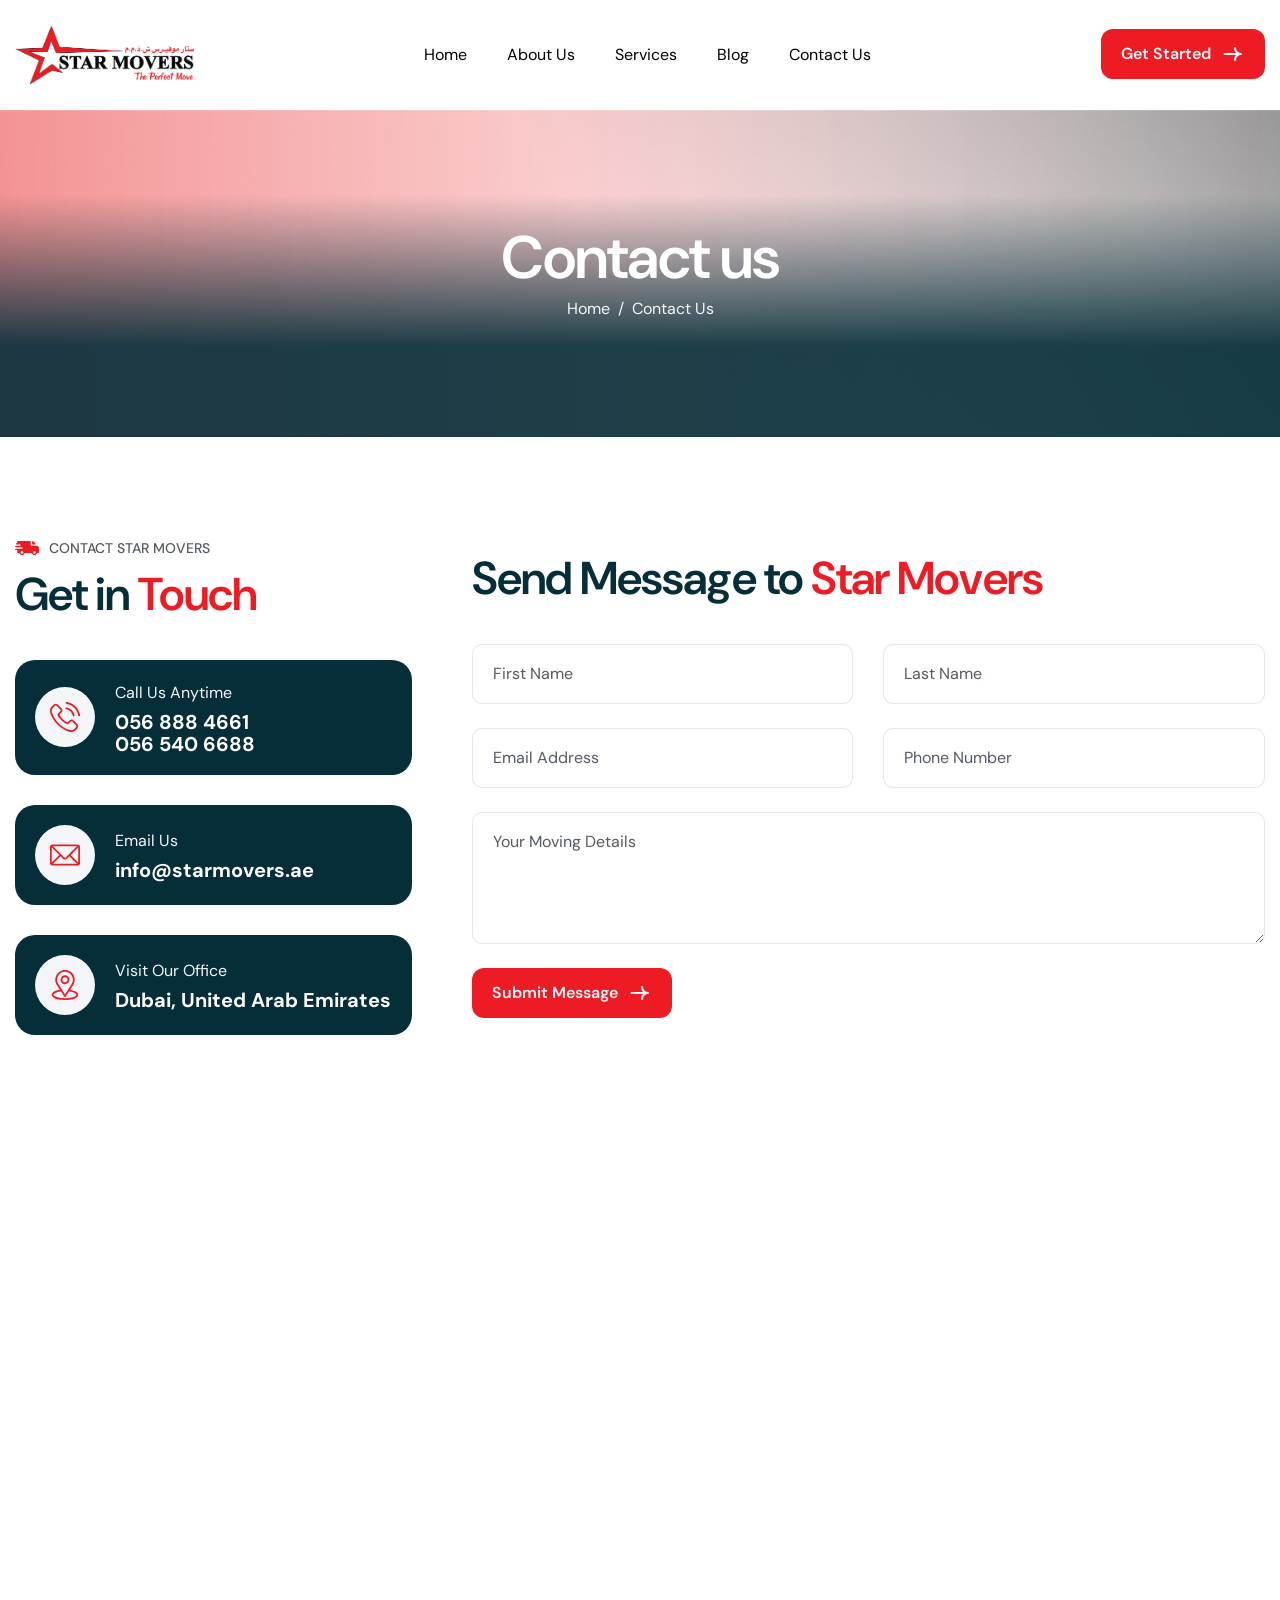
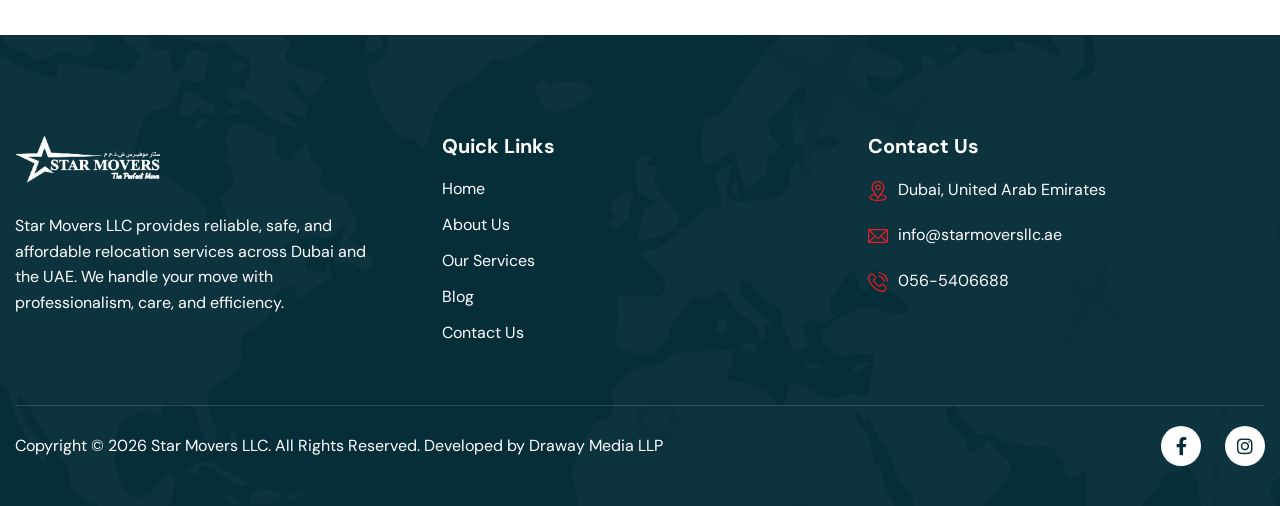
<file: contact.html>
<!DOCTYPE html>
<html lang="zxx">
<head>
	<!-- Meta -->
	<meta charset="utf-8">
	<meta http-equiv="X-UA-Compatible" content="IE=edge">
	<meta name="viewport" content="width=device-width, initial-scale=1.0, maximum-scale=1">
	<meta name="description" content="">
	<meta name="keywords" content="">
	<meta name="author" content="Awaiken">
	<!-- Page Title -->
    <title>Star Movers</title>
	<!-- Favicon Icon -->
	<link rel="shortcut icon" type="image/x-icon" href="images/favicon.png">
	<!-- Google Fonts Css-->
	<link rel="preconnect" href="https://fonts.googleapis.com">
    <link rel="preconnect" href="https://fonts.gstatic.com" crossorigin>
    <link href="https://fonts.googleapis.com/css2?family=DM+Sans:ital,opsz,wght@0,9..40,100..1000;1,9..40,100..1000&display=swap" rel="stylesheet">
	<!-- Bootstrap Css -->
	<link href="css/bootstrap.min.css" rel="stylesheet" media="screen">
	<!-- SlickNav Css -->
	<link href="css/slicknav.min.css" rel="stylesheet">
	<!-- Swiper Css -->
	<link rel="stylesheet" href="css/swiper-bundle.min.css">
	<!-- Font Awesome Icon Css-->
	<link href="css/all.min.css" rel="stylesheet" media="screen">
	<!-- Animated Css -->
	<link href="css/animate.css" rel="stylesheet">
    <!-- Magnific Popup Core Css File -->
	<link rel="stylesheet" href="css/magnific-popup.css">
	<!-- Mouse Cursor Css File -->
	<link rel="stylesheet" href="css/mousecursor.css">
	<!-- Main Custom Css -->
	<link href="css/custom.css" rel="stylesheet" media="screen">
</head>
<body>

    <!-- Preloader Start -->
	<div class="preloader">
		<div class="loading-container">
			<div class="loading"></div>
			<!-- <div id="loading-icon"><img src="images/loader.svg" alt=""></div> -->
		</div>
	</div>
	<!-- Preloader End -->

    <!-- Header Start -->
	<header class="main-header">
		<div class="header-sticky">
			<nav class="navbar navbar-expand-lg">
				<div class="container">
					<!-- Logo Start -->
					<a class="navbar-brand" href="./">
						<img style="height:60px" src="images/logo.png" alt="Logo">
					</a>
					<!-- Logo End -->

					<!-- Main Menu Start -->
					<div class="collapse navbar-collapse main-menu">
                        <div class="nav-menu-wrapper">
                            <ul class="navbar-nav mr-auto" id="menu">
                                                              
                                <li class="nav-item"><a class="nav-link" href="index.html">Home</a>
                                <li class="nav-item"><a class="nav-link" href="about.html">About Us</a>
                                <li class="nav-item"><a class="nav-link" href="services.html">Services</a></li>
                                <li class="nav-item"><a class="nav-link" href="blog.html">Blog</a></li>
                                <li class="nav-item"><a class="nav-link" href="contact.html">Contact Us</a></li>                         
                            </ul>
                        </div>
                        
                        <!-- Header Btn Start -->
                        <div class="header-btn">
                            <a href="contact.html" class="btn-default btn-highlighted">get started</a>
                        </div>
                        <!-- Header Btn End -->
					</div>
					<!-- Main Menu End -->
					<div class="navbar-toggle"></div>
				</div>
			</nav>
			<div class="responsive-menu"></div>
		</div>
	</header>
	<!-- Header End -->

    <!-- Page Header Start -->
	<div class="page-header parallaxie">
		<div class="container">
			<div class="row align-items-center">
				<div class="col-lg-12">
					<!-- Page Header Box Start -->
					<div class="page-header-box">
						<h1 class="text-anime-style-2" data-cursor="-opaque">Contact us</h1>
						<nav class="wow fadeInUp">
                            <ol class="breadcrumb">
								<li class="breadcrumb-item"><a href="./">home</a></li>
								<li class="breadcrumb-item active" aria-current="page">contact us</li>
							</ol>
						</nav>
					</div>
					<!-- Page Header Box End -->
				</div>
			</div>
		</div>
	</div>
	<!-- Page Header End -->
<!-- Page Contact Us Start -->
<div class="page-contact-us">
    <div class="container">
        <div class="row align-items-center">

            <!-- Contact Info -->
            <div class="col-lg-4">
                <div class="contact-us-content">
                    <div class="section-title section-title-center">
                        <h3>Contact Star Movers</h3>
                        <h2>Get in <span>Touch</span></h2>
                    </div>

                    <div class="contact-info-list">

                        <div class="contact-info-item">
                            <div class="icon-box">
                                <img src="images/icon-phone.svg" alt="">
                            </div>
                            <div class="contact-info-content">
                                <p>Call Us Anytime</p>
                                <h3><a href="#">056 888 4661 <br> 056 540 6688</a></h3>
                            </div>
                        </div>

                        <div class="contact-info-item">
                            <div class="icon-box">
                                <img src="images/icon-mail.svg" alt="">
                            </div>
                            <div class="contact-info-content">
                                <p>Email Us</p>
                                <h3><a href="mailto:info@starmovers.ae">info@starmovers.ae</a></h3>
                            </div>
                        </div>

                        <div class="contact-info-item">
                            <div class="icon-box">
                                <img src="images/icon-location.svg" alt="">
                            </div>
                            <div class="contact-info-content">
                                <p>Visit Our Office</p>
                                <h3>Dubai, United Arab Emirates</h3>
                            </div>
                        </div>

                    </div>
                </div>
            </div>

            <!-- Contact Form -->
           <div class="col-lg-8">
    <div class="contact-us-form">
        <div class="section-title">
            <h2>Send Message to <span>Star Movers</span></h2>
        </div>
        
        <div class="contact-form">
            <form id="whatsappForm">
                <div class="row">

                    <div class="form-group col-md-6 mb-4">
                        <input type="text" name="fname" class="form-control" placeholder="First Name" required>
                    </div>

                    <div class="form-group col-md-6 mb-4">
                        <input type="text" name="lname" class="form-control" placeholder="Last Name" required>
                    </div>

                    <div class="form-group col-md-6 mb-4">
                        <input type="email" name="email" class="form-control" placeholder="Email Address" required>
                    </div>

                    <div class="form-group col-md-6 mb-4">
                        <input type="text" name="phone" class="form-control" placeholder="Phone Number" required>
                    </div>

                    <div class="form-group col-md-12 mb-4">
                        <textarea name="message" class="form-control" rows="4" placeholder="Your Moving Details" required></textarea>
                    </div>

                    <div class="col-lg-12">
                        <button type="submit" class="btn-default">
                            Submit Message
                        </button>
                    </div>

                </div>
            </form>
        </div>
    </div>
</div>

<script>
document.getElementById("whatsappForm").addEventListener("submit", function(e){
    e.preventDefault();

    var fname = document.querySelector("input[name='fname']").value;
    var lname = document.querySelector("input[name='lname']").value;
    var email = document.querySelector("input[name='email']").value;
    var phone = document.querySelector("input[name='phone']").value;
    var message = document.querySelector("textarea[name='message']").value;

    var whatsappMessage = "New Moving Inquiry:%0A%0A"
        + "First Name: " + fname + "%0A"
        + "Last Name: " + lname + "%0A"
        + "Email: " + email + "%0A"
        + "Phone: " + phone + "%0A"
        + "Details: " + message;

    var whatsappURL = "https://wa.me/971544335572?text=" + whatsappMessage;

    window.open(whatsappURL, "_blank");
});
</script>
        </div>
    </div>
</div>
<!-- Page Contact Us End -->


<!-- Google Map (Dubai) -->
<div class="google-map">
    <div class="google-map-iframe">
        <iframe 
            src="https://www.google.com/maps?q=Dubai,+UAE&output=embed"
            allowfullscreen 
            loading="lazy">
        </iframe>
    </div>
</div>



<!-- ================= FOOTER START ================= -->
<footer class="main-footer">
    <div class="container">
        <div class="row">

            <!-- About Company -->
            <div class="col-lg-4 col-md-12">
                <div class="about-footer">
                    <div class="footer-logo">
                        <img src="images/logow.png" alt="Star Movers LLC Logo">
                    </div>

                    <div class="about-footer-content">
                        <p>
                            Star Movers LLC provides reliable, safe, and affordable 
                            relocation services across Dubai and the UAE. 
                            We handle your move with professionalism, care, and efficiency.
                        </p>
                    </div>
                </div>
            </div>

            <!-- Quick Links -->
            <div class="col-lg-4 col-md-5">
                <div class="footer-links">
                    <h3>Quick Links</h3>
                    <ul>
                        <li><a href="index.html">Home</a></li>
                        <li><a href="about.html">About Us</a></li>
                        <li><a href="services.html">Our Services</a></li>
                        <li><a href="blog.html">Blog</a></li>
                        <li><a href="contact.html">Contact Us</a></li>
                    </ul>
                </div>
            </div>

            <!-- Contact Details -->
            <div class="col-lg-4 col-md-7">
                <div class="footer-links">
                    <h3>Contact Us</h3>

                    <div class="footer-contact-item">
                        <div class="icon-box">
                            <img src="images/icon-location.svg" alt="Location">
                        </div>
                        <div class="footer-contact-content">
                            <p>Dubai, United Arab Emirates</p>
                        </div>
                    </div>

                    <div class="footer-contact-item">
                        <div class="icon-box">
                            <img src="images/icon-mail.svg" alt="Email">
                        </div>
                        <div class="footer-contact-content">
                            <p><a href="mailto:info@starmoversllc.ae">info@starmoversllc.ae</a></p>
                        </div>
                    </div>

                    <div class="footer-contact-item">
                        <div class="icon-box">
                            <img src="images/icon-phone.svg" alt="Phone">
                        </div>
                        <div class="footer-contact-content">
                            <p><a href="tel:0565406688">056-5406688</a></p>
                        </div>
                    </div>

                </div>
            </div>

          
            <!-- Bottom Bar -->
            <div class="col-lg-12">
                <div class="footer-copyright">

                <div class="footer-copyright-text">
    <p>
        Copyright © <span id="year"></span> Star Movers LLC. 
        All Rights Reserved. Developed by 
        <a style="color:white" href="https://drawaymedia.com" target="_blank">Draway Media LLP</a>
    </p>
</div>

<script>
    document.getElementById("year").textContent = new Date().getFullYear();
</script>

                    <div class="footer-social-links">
                        <ul>
                            <li><a target="_blank" href="https://www.facebook.com/starmoversuae/"><i class="fa-brands fa-facebook-f"></i></a></li>
                            <li><a targ="_blank" href="https://www.instagram.com/starmovers.ae/"><i class="fa-brands fa-instagram"></i></a></li>
                            <!-- <li><a href="#"><i class="fa-brands fa-whatsapp"></i></a></li> -->
                        </ul>
                    </div>

                </div>
            </div>

        </div>
    </div>
</footer>
<!-- ================= FOOTER END ================= -->

    <!-- Jquery Library File -->
    <script src="js/jquery-3.7.1.min.js"></script>
    <!-- Bootstrap js file -->
    <script src="js/bootstrap.min.js"></script>
    <!-- Validator js file -->
    <script src="js/validator.min.js"></script>
    <!-- SlickNav js file -->
    <script src="js/jquery.slicknav.js"></script>
    <!-- Swiper js file -->
    <script src="js/swiper-bundle.min.js"></script>
    <!-- Counter js file -->
    <script src="js/jquery.waypoints.min.js"></script>
    <script src="js/jquery.counterup.min.js"></script>
    <!-- Magnific js file -->
    <script src="js/jquery.magnific-popup.min.js"></script>
    <!-- SmoothScroll -->
    <script src="js/SmoothScroll.js"></script>
    <!-- Parallax js -->
    <script src="js/parallaxie.js"></script>
    <!-- MagicCursor js file -->
    <script src="js/gsap.min.js"></script>
    <script src="js/magiccursor.js"></script>
    <!-- Text Effect js file -->
    <script src="js/SplitText.js"></script>
    <script src="js/ScrollTrigger.min.js"></script>
    <!-- YTPlayer js File -->
    <script src="js/jquery.mb.YTPlayer.min.js"></script>
    <!-- Wow js file -->
    <script src="js/wow.min.js"></script>
    <!-- Main Custom js file -->
    <script src="js/function.js"></script>
</body>
</html>
</file>
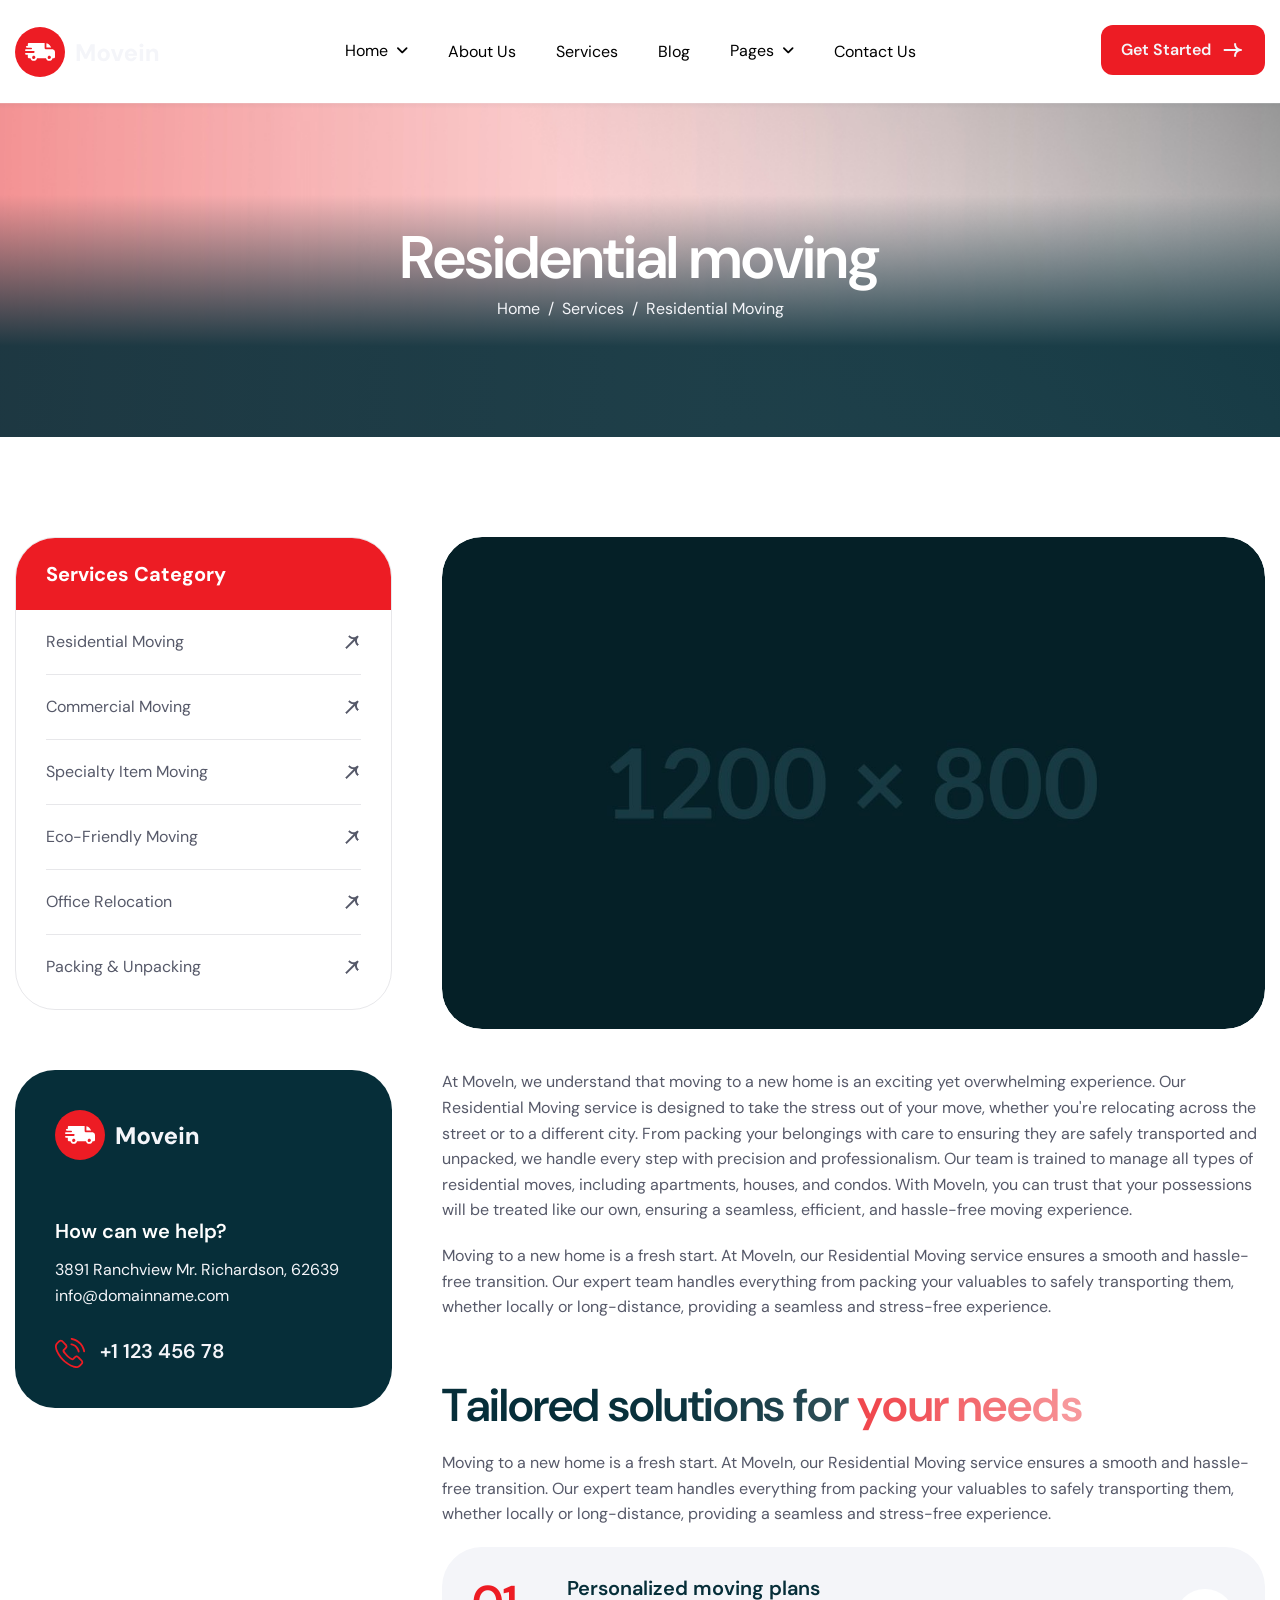
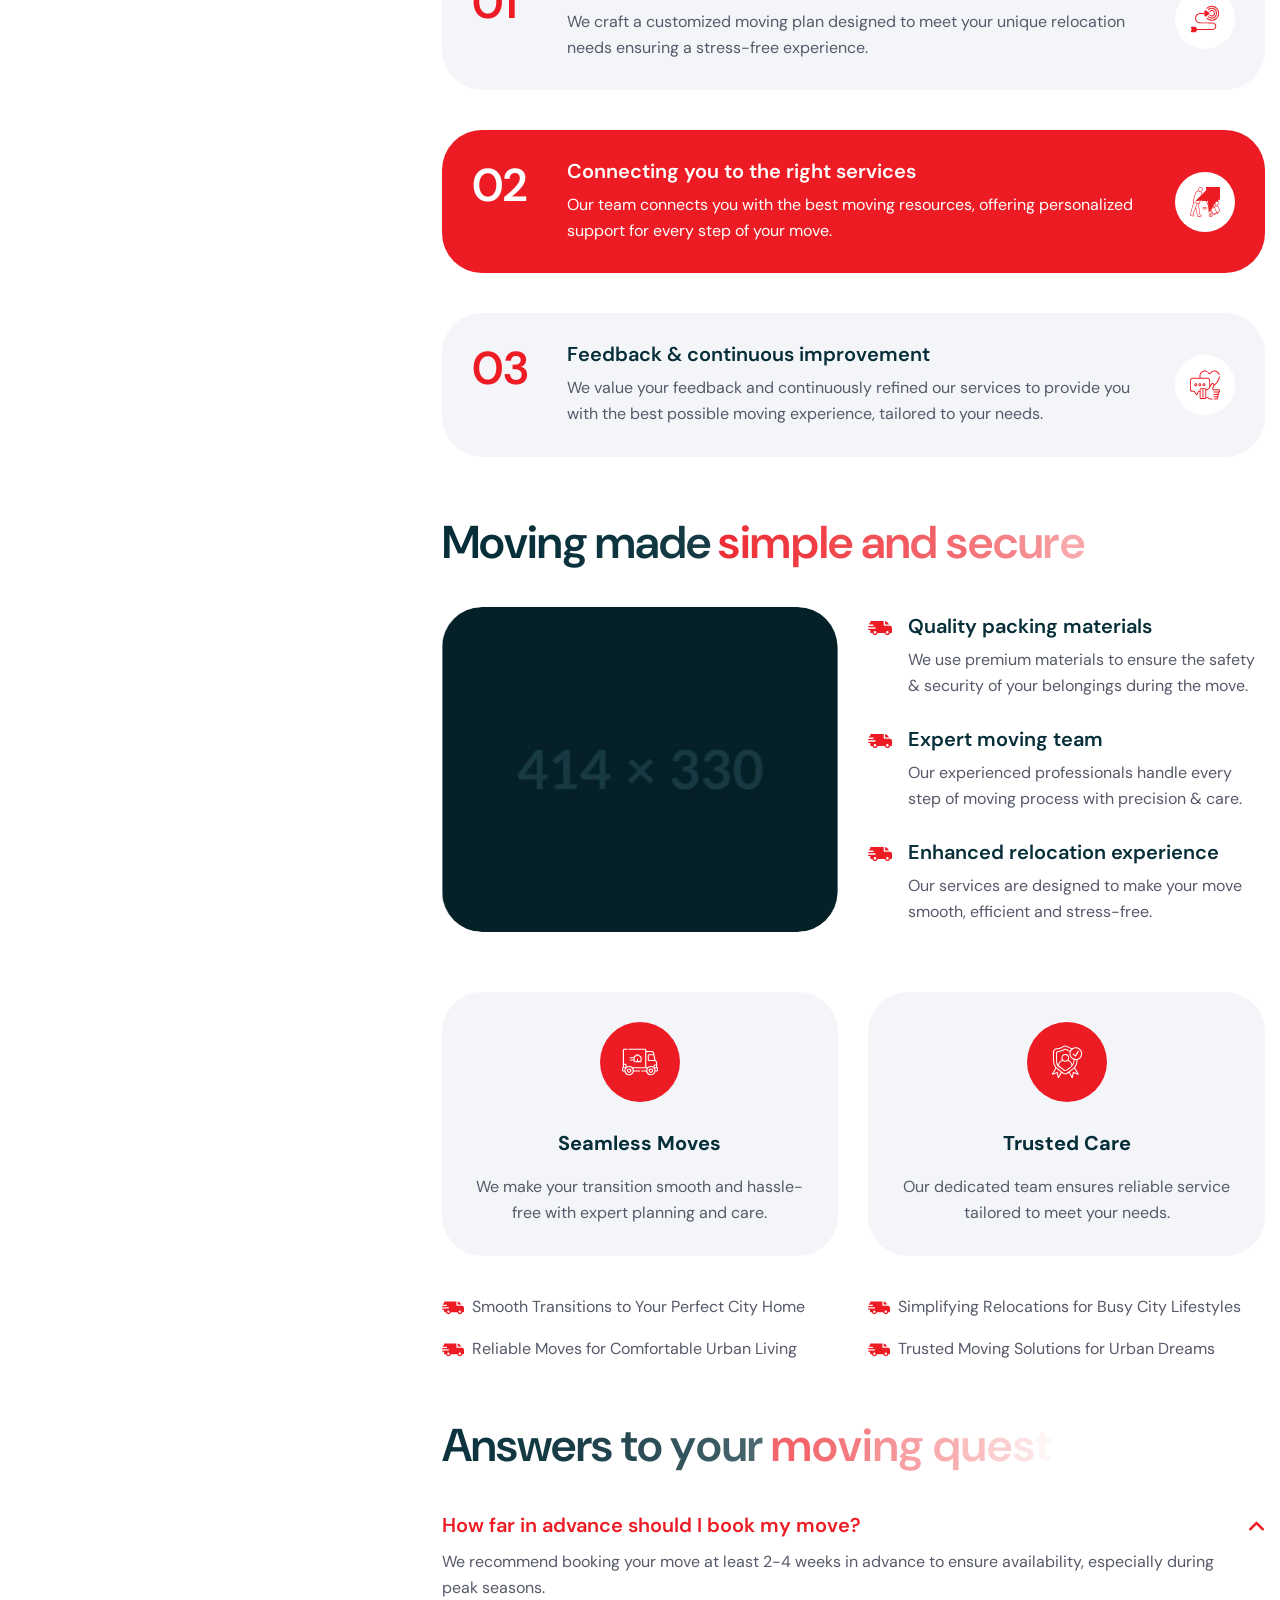
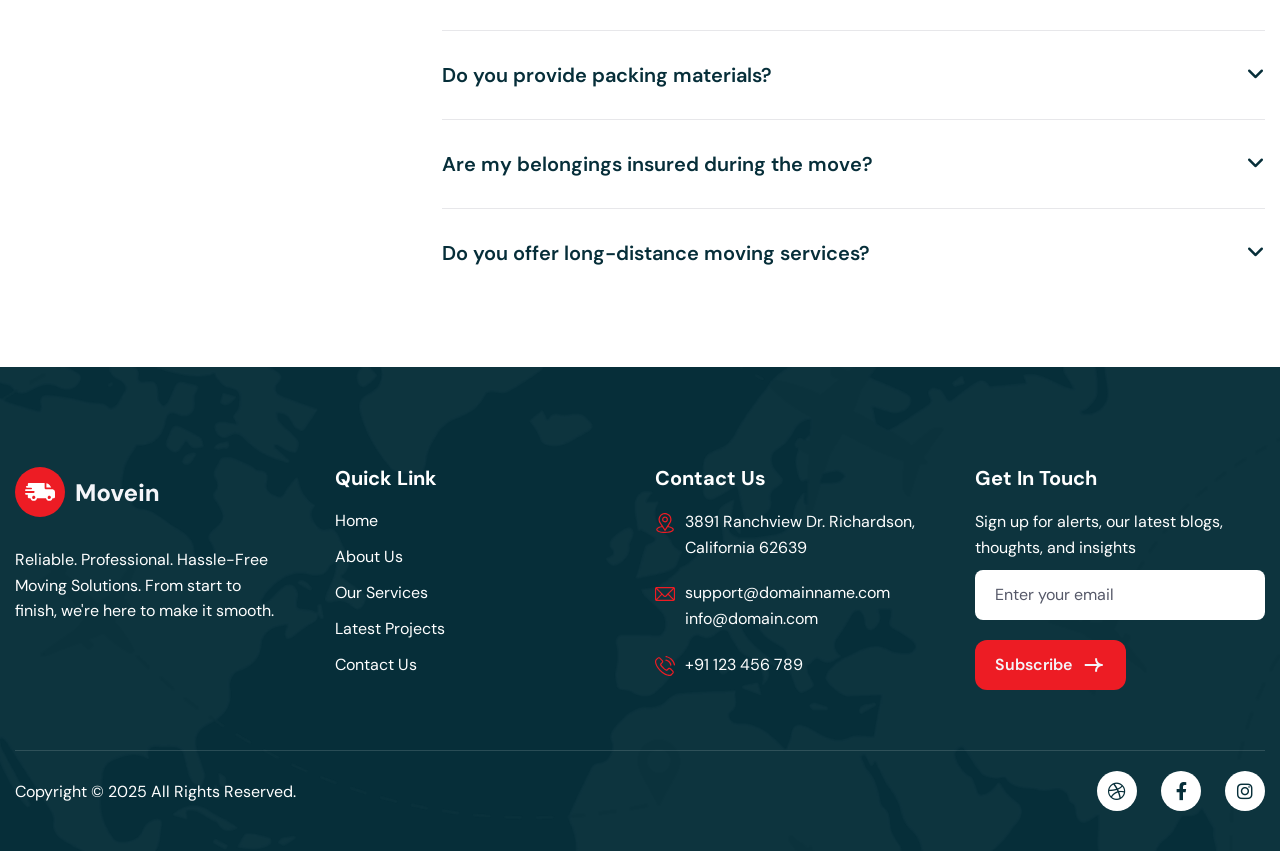
<file: service-single.html>
<!DOCTYPE html>
<html lang="zxx">
<head>
	<!-- Meta -->
	<meta charset="utf-8">
	<meta http-equiv="X-UA-Compatible" content="IE=edge">
	<meta name="viewport" content="width=device-width, initial-scale=1.0, maximum-scale=1">
	<meta name="description" content="">
	<meta name="keywords" content="">
	<meta name="author" content="Awaiken">
	<!-- Page Title -->
    <title>Movein - Movers & Packers HTML Template</title>
	<!-- Favicon Icon -->
	<link rel="shortcut icon" type="image/x-icon" href="images/favicon.png">
	<!-- Google Fonts Css-->
	<link rel="preconnect" href="https://fonts.googleapis.com">
    <link rel="preconnect" href="https://fonts.gstatic.com" crossorigin>
    <link href="https://fonts.googleapis.com/css2?family=DM+Sans:ital,opsz,wght@0,9..40,100..1000;1,9..40,100..1000&display=swap" rel="stylesheet">
	<!-- Bootstrap Css -->
	<link href="css/bootstrap.min.css" rel="stylesheet" media="screen">
	<!-- SlickNav Css -->
	<link href="css/slicknav.min.css" rel="stylesheet">
	<!-- Swiper Css -->
	<link rel="stylesheet" href="css/swiper-bundle.min.css">
	<!-- Font Awesome Icon Css-->
	<link href="css/all.min.css" rel="stylesheet" media="screen">
	<!-- Animated Css -->
	<link href="css/animate.css" rel="stylesheet">
    <!-- Magnific Popup Core Css File -->
	<link rel="stylesheet" href="css/magnific-popup.css">
	<!-- Mouse Cursor Css File -->
	<link rel="stylesheet" href="css/mousecursor.css">
	<!-- Main Custom Css -->
	<link href="css/custom.css" rel="stylesheet" media="screen">
</head>
<body>

    <!-- Preloader Start -->
	<div class="preloader">
		<div class="loading-container">
			<div class="loading"></div>
			<div id="loading-icon"><img src="images/loader.svg" alt=""></div>
		</div>
	</div>
	<!-- Preloader End -->

    <!-- Header Start -->
	<header class="main-header">
		<div class="header-sticky">
			<nav class="navbar navbar-expand-lg">
				<div class="container">
					<!-- Logo Start -->
					<a class="navbar-brand" href="./">
						<img src="images/logo.svg" alt="Logo">
					</a>
					<!-- Logo End -->

					<!-- Main Menu Start -->
					<div class="collapse navbar-collapse main-menu">
                        <div class="nav-menu-wrapper">
                            <ul class="navbar-nav mr-auto" id="menu">
                                <li class="nav-item submenu"><a class="nav-link" href="./">Home</a>
                                    <ul>
                                        <li class="nav-item"><a class="nav-link" href="index.html">Home - Image</a></li>
                                        <li class="nav-item"><a class="nav-link" href="index-video.html">Home - Video</a></li>
                                        <li class="nav-item"><a class="nav-link" href="index-slider.html">Home - Slider</a></li>
                                    </ul>
                                </li>                                
                                <li class="nav-item"><a class="nav-link" href="about.html">About Us</a>
                                <li class="nav-item"><a class="nav-link" href="services.html">Services</a></li>
                                <li class="nav-item"><a class="nav-link" href="blog.html">Blog</a></li>
                                <li class="nav-item submenu"><a class="nav-link" href="#">Pages</a>
                                    <ul>                                        
                                        <li class="nav-item"><a class="nav-link" href="service-single.html">Service Details</a></li>
                                        <li class="nav-item"><a class="nav-link" href="blog-single.html">Blog Details</a></li>
                                        <li class="nav-item"><a class="nav-link" href="projects.html">Projects</a></li>
                                        <li class="nav-item"><a class="nav-link" href="project-single.html">Project details</a></li>
                                        <li class="nav-item"><a class="nav-link" href="team.html">Our Team</a></li>
                                        <li class="nav-item"><a class="nav-link" href="team-single.html">Team Details</a></li>
                                        <li class="nav-item"><a class="nav-link" href="testimonials.html">Testimonials</a></li>
                                        <li class="nav-item"><a class="nav-link" href="image-gallery.html">Image Gallery</a></li>
                                        <li class="nav-item"><a class="nav-link" href="video-gallery.html">Video Gallery</a></li>
                                        <li class="nav-item"><a class="nav-link" href="faqs.html">FAQs</a></li>
                                        <li class="nav-item"><a class="nav-link" href="404.html">404</a></li>
                                    </ul>
                                </li>
                                <li class="nav-item"><a class="nav-link" href="contact.html">Contact Us</a></li>                         
                            </ul>
                        </div>
                        
                        <!-- Header Btn Start -->
                        <div class="header-btn">
                            <a href="contact.html" class="btn-default btn-highlighted">get started</a>
                        </div>
                        <!-- Header Btn End -->
					</div>
					<!-- Main Menu End -->
					<div class="navbar-toggle"></div>
				</div>
			</nav>
			<div class="responsive-menu"></div>
		</div>
	</header>
	<!-- Header End -->

    <!-- Page Header Start -->
	<div class="page-header parallaxie">
		<div class="container">
			<div class="row align-items-center">
				<div class="col-lg-12">
					<!-- Page Header Box Start -->
					<div class="page-header-box">
						<h1 class="text-anime-style-2" data-cursor="-opaque">Residential moving</h1>
						<nav class="wow fadeInUp">
                            <ol class="breadcrumb">
								<li class="breadcrumb-item"><a href="./">home</a></li>
								<li class="breadcrumb-item"><a href="services.html">services</a></li>
								<li class="breadcrumb-item active" aria-current="page">Residential moving</li>
							</ol>
						</nav>
					</div>
					<!-- Page Header Box End -->
				</div>
			</div>
		</div>
	</div>
	<!-- Page Header End -->

    <!-- Page Service Single Start -->
    <div class="page-service-single">
        <div class="container">
            <div class="row">
                <div class="col-lg-4">
                    <!-- Page Single Sidebar Start -->
                    <div class="page-single-sidebar">
                        <!-- Page Sidebar Category List Start -->
                        <div class="page-sidebar-catagery-list wow fadeInUp">
                            <h3>services category</h3>
                            <ul>
                                <li><a href="#">Residential moving</a></li>
                                <li><a href="#">Commercial moving</a></li>
                                <li><a href="#">Specialty item moving</a></li>
                                <li><a href="#">Eco-friendly moving</a></li>
                                <li><a href="#">Office relocation</a></li>
                                <li><a href="#">Packing & unpacking</a></li>
                            </ul>
                        </div>
                        <!-- Page Sidebar Category List End -->

                        <!-- Sidebar CTA Box Start -->
                        <div class="sidebar-cta-box wow fadeInUp" data-wow-delay="0.2s">
                            <!-- Sidebar Cta Logo Start -->
                            <div class="sidebar-cta-logo">
                                <img src="images/logo.svg" alt="">
                            </div>
                            <!-- Sidebar Cta Logo End -->
                            
                            <!-- Sidebar CTA Content Start -->
                            <div class="sidebar-cta-content">
                                <h3>How can we help?</h3>
                                <p>3891 Ranchview Mr. Richardson, 62639</p>
                                <p><a href="mailto:info@domainname.com">info@domainname.com</a></p>
                            </div>
                            <!-- Sidebar CTA Content End -->
                            
                            <!-- Sidebar CTA Button Start -->
                            <div class="sidebar-cta-btn">
                                <a href="tel:+112345678"><img src="images/icon-phone.svg" alt="">+1 123 456 78</a>
                            </div>
                            <!-- Sidebar CTA Button End -->
                        </div>
                        <!-- Sidebar CTA Box End -->
                    </div>
                    <!-- Page Single Sidebar End -->
                </div>

                <div class="col-lg-8">
                    <!-- Service Single Content Start -->
                    <div class="service-single-contemt">
                        <!-- Page Single Image Start -->
                        <div class="page-single-image">
                            <figure class="image-anime reveal">
                                <img src="images/service-single-image.jpg" alt="">
                            </figure>
                        </div>
                        <!-- Page Single Image End -->
                        
                        <!-- Service Entry Start -->
                        <div class="service-entry">
                            <p class="wow fadeInUp">At MoveIn, we understand that moving to a new home is an exciting yet overwhelming experience. Our Residential Moving service is designed to take the stress out of your move, whether you're relocating across the street or to a different city. From packing your belongings with care to ensuring they are safely transported and unpacked, we handle every step with precision and professionalism. Our team is trained to manage all types of residential moves, including apartments, houses, and condos. With MoveIn, you can trust that your possessions will be treated like our own, ensuring a seamless, efficient, and hassle-free moving experience.</p>
                            <p class="wow fadeInUp" data-wow-delay="0.2s">Moving to a new home is a fresh start. At MoveIn, our Residential Moving service ensures a smooth and hassle-free transition. Our expert team handles everything from packing your valuables to safely transporting them, whether locally or long-distance, providing a seamless and stress-free experience.</p>

                            <!-- Service Solution Box Start -->
                            <div class="service-solution-box">
                                <h2 class="text-anime-style-2">Tailored solutions for <span>your needs</span></h2>
                                <p class="wow fadeInUp">Moving to a new home is a fresh start. At MoveIn, our Residential Moving service ensures a smooth and hassle-free transition. Our expert team handles everything from packing your valuables to safely transporting them, whether locally or long-distance, providing a seamless and stress-free experience.</p>

                                <!-- Service Entry Step List Start -->
                                <div class="service-solution-steps">
                                    <!-- Service Entry Step Item Start -->
                                    <div class="service-solution-step-item wow fadeInUp" data-wow-delay="0.2s">
                                        <div class="service-solution-step-box">
                                            <div class="service-solution-step-no">
                                                <h2>01</h2>
                                            </div>
                                            <div class="service-solution-step-content">
                                                <h3>Personalized moving plans</h3>
                                                <p>We craft a customized moving plan designed to meet your unique relocation needs ensuring a stress-free experience.</p>
                                            </div>
                                        </div>
                                        <div class="icon-box">
                                            <img src="images/icon-service-solution-step-1.svg" alt="">
                                        </div>
                                    </div>
                                    <!-- Service Entry Step Item Endtart -->
                                    
                                    <!-- Service Entry Step Item Start -->
                                    <div class="service-solution-step-item active wow fadeInUp" data-wow-delay="0.4s">
                                        <div class="service-solution-step-box">
                                            <div class="service-solution-step-no">
                                                <h2>02</h2>
                                            </div>
                                            <div class="service-solution-step-content">
                                                <h3>Connecting you to the right services</h3>
                                                <p>Our team connects you with the best moving resources, offering personalized support for every step of your move.</p>
                                            </div>
                                        </div>
                                        <div class="icon-box">
                                            <img src="images/icon-service-solution-step-2.svg" alt="">
                                        </div>
                                    </div>
                                    <!-- Service Entry Step Item Endtart -->
                                    
                                    <!-- Service Entry Step Item Start -->
                                    <div class="service-solution-step-item wow fadeInUp" data-wow-delay="0.6s">
                                        <div class="service-solution-step-box">
                                            <div class="service-solution-step-no">
                                                <h2>03</h2>
                                            </div>
                                            <div class="service-solution-step-content">
                                                <h3>Feedback & continuous improvement</h3>
                                                <p>We value your feedback and continuously refined our services to provide you with the best possible moving experience, tailored to your needs.</p>
                                            </div>
                                        </div>
                                        <div class="icon-box">
                                            <img src="images/icon-service-solution-step-3.svg" alt="">
                                        </div>
                                    </div>
                                    <!-- Service Entry Step Item Endtart -->
                                </div>
                                <!-- Service Entry Step List End -->
                            </div>
                            <!-- Service Solution Box End -->

                            <!-- Service Secure Box Start -->
                            <div class="service-secure-box">
                                <h2 class="text-anime-style-2">Moving made <span>simple and secure</span></h2>

                                <!-- Service Entry Image Content Start -->
                                <div class="service-entry-image-content">
                                    <!-- Service Entry Image Start -->
                                    <div class="service-entry-image">
                                        <figure class="image-anime reveal">
                                            <img src="images/service-entry-image.jpg" alt="">
                                        </figure>
                                    </div>
                                    <!-- Service Entry Image End -->

                                    <!-- Service Entry Content Start -->
                                    <div class="service-entry-content">
                                        <!-- Service Entry Content Item Start -->
                                        <div class="service-entry-content-item wow fadeInUp">
                                            <h3>Quality packing materials</h3>
                                            <p>We use premium materials to ensure the safety & security of your belongings during the move.</p>
                                        </div>
                                        <!-- Service Entry Content Item End -->
                                        
                                        <!-- Service Entry Content Item Start -->
                                        <div class="service-entry-content-item wow fadeInUp" data-wow-delay="0.2s">
                                            <h3>Expert moving team</h3>
                                            <p>Our experienced professionals handle every step of moving process with precision & care.</p>
                                        </div>
                                        <!-- Service Entry Content Item End -->
                                        
                                        <!-- Service Entry Content Item Start -->
                                        <div class="service-entry-content-item wow fadeInUp" data-wow-delay="0.4s">
                                            <h3>Enhanced relocation experience</h3>
                                            <p>Our services are designed to make your move smooth, efficient and stress-free.</p>
                                        </div>
                                        <!-- Service Entry Content Item End -->
                                    </div>
                                    <!-- Service Entry Content End -->
                                </div>
                                <!-- Service Entry Image Content End -->
                            </div>
                            <!-- Service Secure Box End -->

                            <!-- Service Entry Item Box Start -->
                            <div class="service-entry-item-box">
                                <!-- Service Entry Item List Start -->
                                <div class="service-entry-item-list">
                                    <!-- Service Entry Item Start -->
                                    <div class="service-entry-item wow fadeInUp">
                                        <div class="icon-box">
                                            <img src="images/icon-service-entry-item-1.svg" alt="">
                                        </div>
                                        <div class="service-entry-item-content">
                                            <h3>Seamless Moves</h3>
                                            <p>We make your transition smooth and hassle-free with expert planning and care.</p>
                                        </div>
                                    </div>
                                    <!-- Service Entry Item End -->
                                    
                                    <!-- Service Entry Item Start -->
                                    <div class="service-entry-item wow fadeInUp" data-wow-delay="0.2s">
                                        <div class="icon-box">
                                            <img src="images/icon-service-entry-item-2.svg" alt="">
                                        </div>
                                        <div class="service-entry-item-content">
                                            <h3>Trusted Care</h3>
                                            <p>Our dedicated team ensures reliable service tailored to meet your needs.</p>
                                        </div>
                                    </div>
                                    <!-- Service Entry Item End -->
                                </div>
                                <!-- Service Entry Item List End -->
                                
                                <!-- Service Entry List Start -->
                                <div class="service-entry-list wow fadeInUp" data-wow-delay="0.4s">
                                    <ul>
                                        <li>Smooth Transitions to Your Perfect City Home</li>
                                        <li>Simplifying Relocations for Busy City Lifestyles</li>
                                        <li>Reliable Moves for Comfortable Urban Living</li>
                                        <li>Trusted Moving Solutions for Urban Dreams</li>
                                    </ul>
                                </div>
                                <!-- Service Entry List End -->
                            </div>
                            <!-- Service Entry Item Box End -->
                        </div>
                        <!-- Service Entry End -->

                        <!-- Page Single FAQs Start -->
                        <div class="page-single-faqs">
                            <!-- Section Title Start -->
                            <div class="section-title">
                                <h2 class="text-anime-style-2" data-cursor="-opaque">Answers to your <span>moving questions</span></h2>
                            </div>
                            <!-- Section Title End -->

                            <!-- FAQ Accordion Start -->
                            <div class="faq-accordion" id="faqaccordion">
                                <!-- FAQ Item Start -->
                                <div class="accordion-item wow fadeInUp">
                                    <h2 class="accordion-header" id="heading1">
                                        <button class="accordion-button" type="button" data-bs-toggle="collapse" data-bs-target="#collapse1" aria-expanded="true" aria-controls="collapse1">
                                            How far in advance should I book my move?
                                        </button>
                                    </h2>
                                    <div id="collapse1" class="accordion-collapse collapse show" aria-labelledby="heading1" data-bs-parent="#faqaccordion">
                                        <div class="accordion-body">
                                            <p>We recommend booking your move at least 2-4 weeks in advance to ensure availability, especially during peak seasons.</p>
                                        </div>
                                    </div>
                                </div>
                                <!-- FAQ Item End -->

                                <!-- FAQ Item Start -->
                                <div class="accordion-item wow fadeInUp" data-wow-delay="0.2s">
                                    <h2 class="accordion-header" id="heading2">
                                        <button class="accordion-button collapsed" type="button" data-bs-toggle="collapse" data-bs-target="#collapse2" aria-expanded="false" aria-controls="collapse2">
                                            Do you provide packing materials?
                                        </button>
                                    </h2>
                                    <div id="collapse2" class="accordion-collapse collapse" aria-labelledby="heading2" data-bs-parent="#faqaccordion">
                                        <div class="accordion-body">
                                            <p>We recommend booking your move at least 2-4 weeks in advance to ensure availability, especially during peak seasons.</p>
                                        </div>
                                    </div>
                                </div>
                                <!-- FAQ Item End -->

                                <!-- FAQ Item Start -->
                                <div class="accordion-item wow fadeInUp" data-wow-delay="0.4s">
                                    <h2 class="accordion-header" id="heading3">
                                        <button class="accordion-button collapsed" type="button" data-bs-toggle="collapse" data-bs-target="#collapse3" aria-expanded="false" aria-controls="collapse3">
                                            Are my belongings insured during the move?
                                        </button>
                                    </h2>
                                    <div id="collapse3" class="accordion-collapse collapse" aria-labelledby="heading3" data-bs-parent="#faqaccordion">
                                        <div class="accordion-body">
                                            <p>We recommend booking your move at least 2-4 weeks in advance to ensure availability, especially during peak seasons.</p>
                                        </div>
                                    </div>
                                </div>
                                <!-- FAQ Item End -->

                                <!-- FAQ Item Start -->
                                <div class="accordion-item wow fadeInUp" data-wow-delay="0.6s">
                                    <h2 class="accordion-header" id="heading4">
                                        <button class="accordion-button collapsed" type="button" data-bs-toggle="collapse" data-bs-target="#collapse4" aria-expanded="false" aria-controls="collapse4">
                                            Do you offer long-distance moving services?
                                        </button>
                                    </h2>
                                    <div id="collapse4" class="accordion-collapse collapse" aria-labelledby="heading4" data-bs-parent="#faqaccordion">
                                        <div class="accordion-body">
                                            <p>We recommend booking your move at least 2-4 weeks in advance to ensure availability, especially during peak seasons.</p>
                                        </div>
                                    </div>
                                </div>
                                <!-- FAQ Item End -->
                            </div>
                            <!-- FAQ Accordion End -->
                        </div>
                        <!-- Page Single FAQs End -->
                    </div>
                    <!-- Service Single Content End -->
                </div>
            </div>
        </div>
    </div>
    <!-- Page Service Single End -->

    <!-- Footer Main Start -->
    <footer class="main-footer">
        <div class="container">
            <div class="row">
                <div class="col-lg-3 col-md-12">
                    <!-- About Footer start -->
                    <div class="about-footer">
                        <!-- Footer Logo Start -->
                        <div class="footer-logo">
                            <img src="images/logo.svg" alt="">
                        </div>
                        <!-- Footer Logo End -->

                        <!-- Footer Contact Box Start -->
                        <div class="about-footer-content">
                            <p>Reliable. Professional. Hassle-Free Moving Solutions. From start to finish, we're here to make it smooth.</p>
                        </div>
                        <!-- Footer Contact Box End -->
                    </div>
                    <!-- About Footer End -->
                </div>

                <div class="col-lg-3 col-md-5">
                    <!-- Footer Links Start -->
                    <div class="footer-links">
                        <h3>quick link</h3>
                        <ul>
                            <li><a href="index.html">Home</a></li>
                            <li><a href="about.html">About us</a></li>
                            <li><a href="services.html">our services</a></li>
                            <li><a href="projects.html">Latest projects</a></li>
                            <li><a href="contact.html">Contact us</a></li>
                        </ul>
                    </div>
                    <!-- Footer Links End -->	
                </div>

                <div class="col-lg-3 col-md-7">
                    <!-- Footer Links Start -->
                    <div class="footer-links">
                        <h3>contact us</h3>
                        <!-- Footer Contact Item Start -->
                        <div class="footer-contact-item">
                            <div class="icon-box">
                                <img src="images/icon-location.svg" alt="">
                            </div>
                            <div class="footer-contact-content">
                                <p>3891 Ranchview Dr. Richardson, California 62639</p>
                            </div>
                        </div>
                        <!-- Footer Contact Item End -->
                        
                        <!-- Footer Contact Item Start -->
                        <div class="footer-contact-item">
                            <div class="icon-box">
                                <img src="images/icon-mail.svg" alt="">
                            </div>
                            <div class="footer-contact-content">
                                <p><a href="mailto:support@domainname.com">support@domainname.com</a></p>
                                <p><a href="mailto:info@domain.com">info@domain.com</a></p>
                            </div>
                        </div>
                        <!-- Footer Contact Item End -->
                        
                        <!-- Footer Contact Item Start -->
                        <div class="footer-contact-item">
                            <div class="icon-box">
                                <img src="images/icon-phone.svg" alt="">
                            </div>
                            <div class="footer-contact-content">
                                <p><a href="tel:+123456789">+91 123 456 789</a></p>
                            </div>
                        </div>
                        <!-- Footer Contact Item End -->
                    </div>
                    <!-- Footer Links End -->
                </div>

                <div class="col-lg-3 col-md-12">
                    <!-- Footer Newsletter Form Start -->
                    <div class="footer-links footer-newsletter-form">
                        <h3>Get in touch</h3>
                        <p>Sign up for alerts, our latest blogs, thoughts, and insights</p>
                        <form id="newslettersForm" action="#" method="POST">
                            <div class="form-group">
                                <input type="email" name="mail" class="form-control"  id="mail" placeholder="Enter your email" required>
                                <button type="submit" class="btn-default btn-highlighted">subscribe</button>
                            </div>
                        </form>
                    </div>
                    <!-- Footer Newsletter Form End -->
                </div>

                <div class="col-lg-12">
                    <!-- Footer Copyright Section Start -->
                    <div class="footer-copyright">
                        <!-- Footer Copyright Text Start -->
                        <div class="footer-copyright-text">
                            <p>Copyright © 2025 All Rights Reserved.</p>
                        </div>
                        <!-- Footer Copyright Text End -->

                        <!-- Footer Social Link Start -->
                        <div class="footer-social-links">
                            <ul>
                                <li><a href="#"><i class="fa-brands fa-dribbble"></i></a></li>
                                <li><a href="#"><i class="fa-brands fa-facebook-f"></i></a></li>
                                <li><a href="#"><i class="fa-brands fa-instagram"></i></a></li>
                            </ul>
                        </div>
                        <!-- Footer Social Link End -->
                    </div>
                    <!-- Footer Copyright Section End -->
                </div>
            </div>
        </div>
    </footer>
    <!-- Footer Main End -->

    <!-- Jquery Library File -->
    <script src="js/jquery-3.7.1.min.js"></script>
    <!-- Bootstrap js file -->
    <script src="js/bootstrap.min.js"></script>
    <!-- Validator js file -->
    <script src="js/validator.min.js"></script>
    <!-- SlickNav js file -->
    <script src="js/jquery.slicknav.js"></script>
    <!-- Swiper js file -->
    <script src="js/swiper-bundle.min.js"></script>
    <!-- Counter js file -->
    <script src="js/jquery.waypoints.min.js"></script>
    <script src="js/jquery.counterup.min.js"></script>
    <!-- Magnific js file -->
    <script src="js/jquery.magnific-popup.min.js"></script>
    <!-- SmoothScroll -->
    <script src="js/SmoothScroll.js"></script>
    <!-- Parallax js -->
    <script src="js/parallaxie.js"></script>
    <!-- MagicCursor js file -->
    <script src="js/gsap.min.js"></script>
    <script src="js/magiccursor.js"></script>
    <!-- Text Effect js file -->
    <script src="js/SplitText.js"></script>
    <script src="js/ScrollTrigger.min.js"></script>
    <!-- YTPlayer js File -->
    <script src="js/jquery.mb.YTPlayer.min.js"></script>
    <!-- Wow js file -->
    <script src="js/wow.min.js"></script>
    <!-- Main Custom js file -->
    <script src="js/function.js"></script>
</body>
</html>
</file>
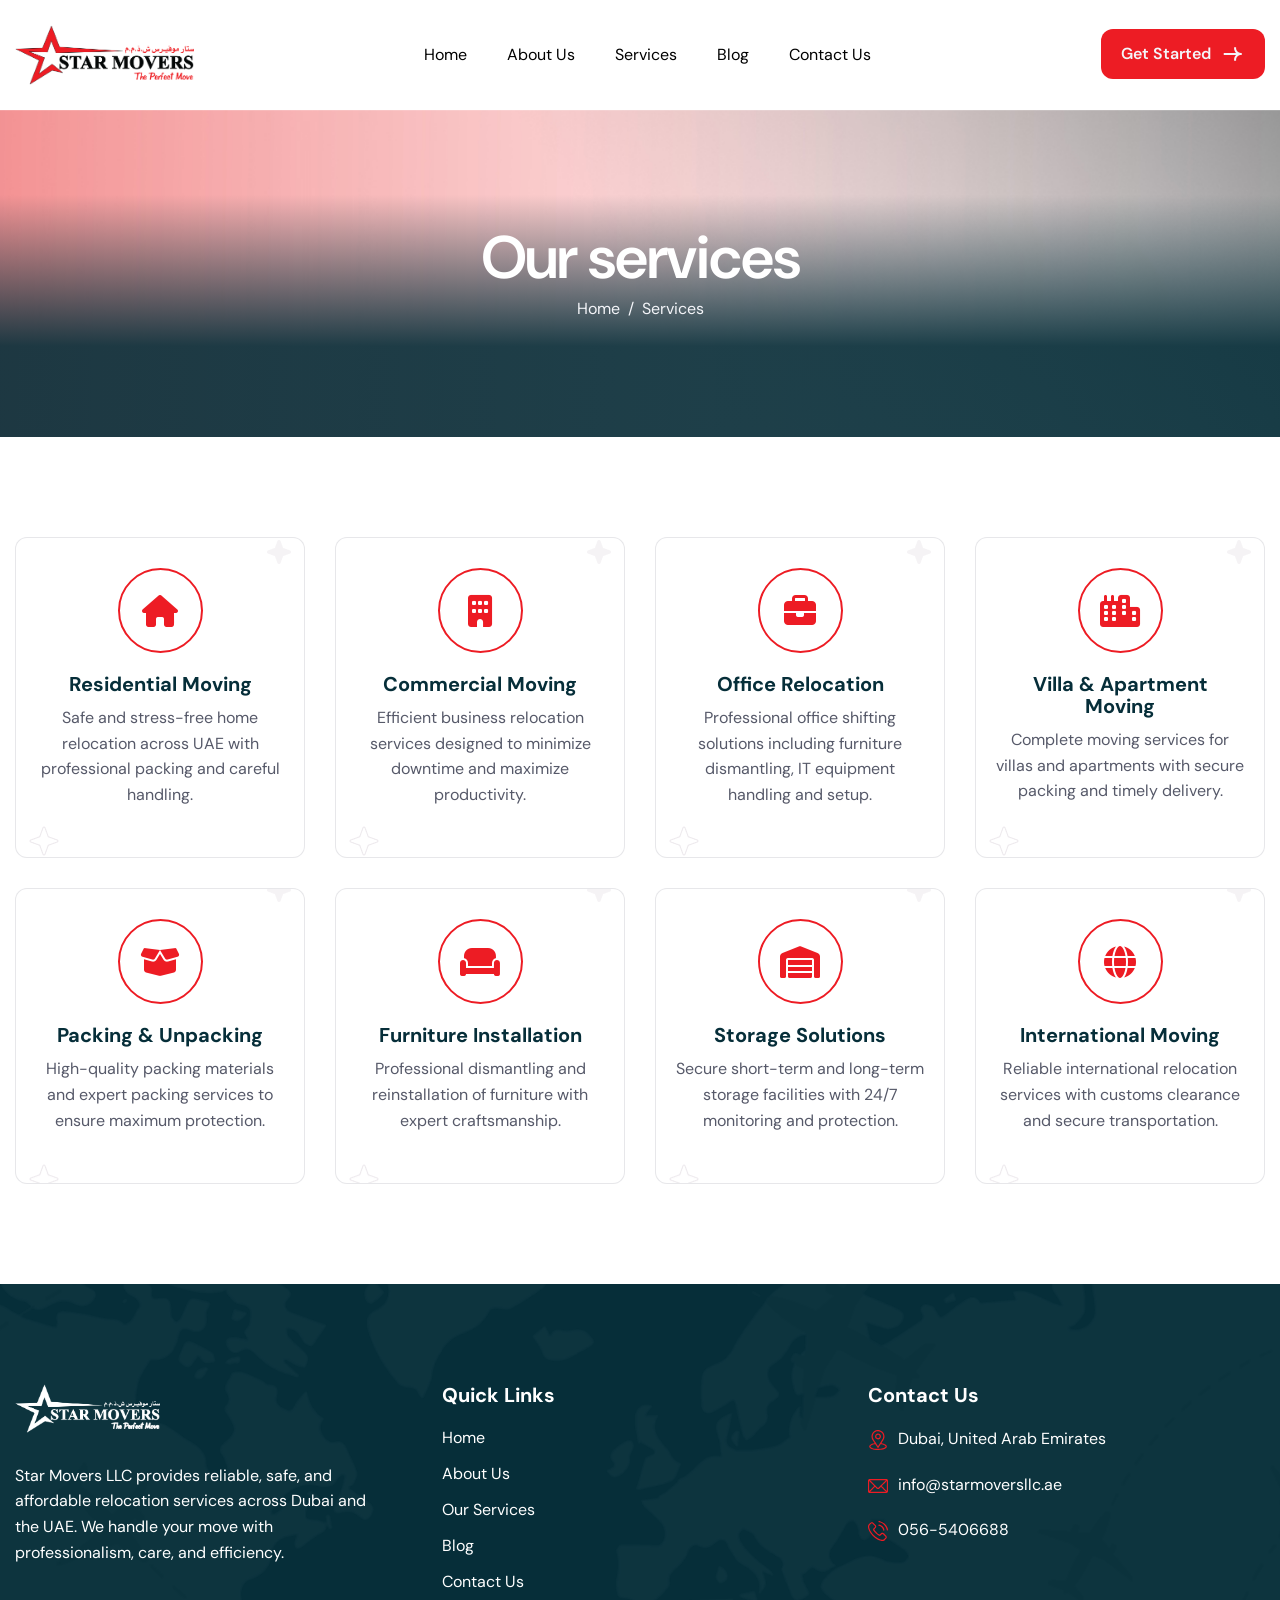
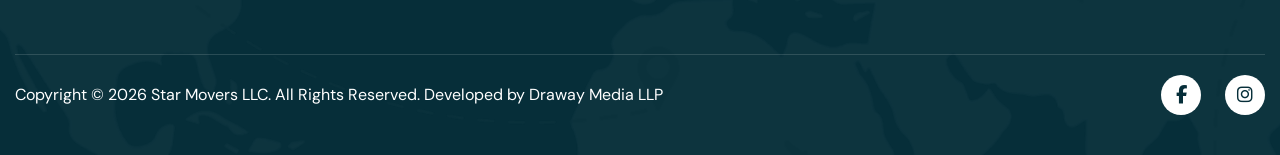
<file: services.html>
<!DOCTYPE html>
<html lang="zxx">
<head>
	<!-- Meta -->
	<meta charset="utf-8">
	<meta http-equiv="X-UA-Compatible" content="IE=edge">
	<meta name="viewport" content="width=device-width, initial-scale=1.0, maximum-scale=1">
	<meta name="description" content="">
	<meta name="keywords" content="">
	<meta name="author" content="Awaiken">
	<!-- Page Title -->
    <title>Star Movers</title>
	<!-- Favicon Icon -->
	<link rel="shortcut icon" type="image/x-icon" href="images/favicon.png">
	<!-- Google Fonts Css-->
	<link rel="preconnect" href="https://fonts.googleapis.com">
    <link rel="preconnect" href="https://fonts.gstatic.com" crossorigin>
    <link href="https://fonts.googleapis.com/css2?family=DM+Sans:ital,opsz,wght@0,9..40,100..1000;1,9..40,100..1000&display=swap" rel="stylesheet">
	<!-- Bootstrap Css -->
	<link href="css/bootstrap.min.css" rel="stylesheet" media="screen">
	<!-- SlickNav Css -->
	<link href="css/slicknav.min.css" rel="stylesheet">
	<!-- Swiper Css -->
	<link rel="stylesheet" href="css/swiper-bundle.min.css">
	<!-- Font Awesome Icon Css-->
	<link href="css/all.min.css" rel="stylesheet" media="screen">
	<!-- Animated Css -->
	<link href="css/animate.css" rel="stylesheet">
    <!-- Magnific Popup Core Css File -->
	<link rel="stylesheet" href="css/magnific-popup.css">
	<!-- Mouse Cursor Css File -->
	<link rel="stylesheet" href="css/mousecursor.css">
	<!-- Main Custom Css -->
	<link href="css/custom.css" rel="stylesheet" media="screen">
</head>
<body>

    <!-- Preloader Start -->
	<div class="preloader">
		<div class="loading-container">
			<div class="loading"></div>
			<!-- <div id="loading-icon"><img src="images/loader.svg" alt=""></div> -->
		</div>
	</div>
	<!-- Preloader End -->

    <!-- Header Start -->
	<header class="main-header">
		<div class="header-sticky">
			<nav class="navbar navbar-expand-lg">
				<div class="container">
					<!-- Logo Start -->
					<a class="navbar-brand" href="./">
						<img style="height:60px" src="images/logo.png" alt="Logo">
					</a>
					<!-- Logo End -->

					<!-- Main Menu Start -->
					<div class="collapse navbar-collapse main-menu">
                        <div class="nav-menu-wrapper">
                            <ul class="navbar-nav mr-auto" id="menu">
                                                              
                                <li class="nav-item"><a class="nav-link" href="index.html">Home</a>
                                <li class="nav-item"><a class="nav-link" href="about.html">About Us</a>
                                <li class="nav-item"><a class="nav-link" href="services.html">Services</a></li>
                                <li class="nav-item"><a class="nav-link" href="blog.html">Blog</a></li>
                                <li class="nav-item"><a class="nav-link" href="contact.html">Contact Us</a></li>                         
                            </ul>
                        </div>
                        
                        <!-- Header Btn Start -->
                        <div class="header-btn">
                            <a href="contact.html" class="btn-default btn-highlighted">get started</a>
                        </div>
                        <!-- Header Btn End -->
					</div>
					<!-- Main Menu End -->
					<div class="navbar-toggle"></div>
				</div>
			</nav>
			<div class="responsive-menu"></div>
		</div>
	</header>
	<!-- Header End -->

    <!-- Page Header Start -->
	<div class="page-header parallaxie">
		<div class="container">
			<div class="row align-items-center">
				<div class="col-lg-12">
					<!-- Page Header Box Start -->
					<div class="page-header-box">
						<h1 class="text-anime-style-2" data-cursor="-opaque">Our services</h1>
						<nav class="wow fadeInUp">
                            <ol class="breadcrumb">
								<li class="breadcrumb-item"><a href="./">home</a></li>
								<li class="breadcrumb-item active" aria-current="page">services</li>
							</ol>
						</nav>
					</div>
					<!-- Page Header Box End -->
				</div>
			</div>
		</div>
	</div>
    <style>
        .service-item {
    padding: 30px 20px;
    border-radius: 12px;
    transition: all 0.4s ease;
}

.service-item .icon-box {
    width: 85px;
    height: 85px;
    margin: 0 auto 20px;
    border-radius: 50%;
    background-color: #ffffff;
    display: flex;
    align-items: center;
    justify-content: center;
    border: 2px solid #ed1c24;
    transition: all 0.4s ease;
}

.service-item .icon-box i {
    font-size: 32px;
    color: #ed1c24;
    transition: all 0.4s ease;
}

.service-item:hover {
    transform: translateY(-8px);
    box-shadow: 0 15px 35px rgba(237, 28, 36, 0.15);
}

.service-item:hover .icon-box {
    background-color: rgba(237, 28, 36, 0.08);
}
    </style>
	<!-- Page Header End -->
<link rel="stylesheet" href="https://cdnjs.cloudflare.com/ajax/libs/font-awesome/6.5.0/css/all.min.css">
<!-- Our Services Section Start -->
<div class="page-services">
    <div class="container">
        <div class="row">

            <!-- Residential Moving -->
            <div class="col-lg-3 col-md-6">
                <div class="service-item wow fadeInUp text-center">
                    <div class="icon-box">
                        <i class="fas fa-home"></i>
                    </div>
                    <div class="service-content">
                        <h3>Residential Moving</h3>
                        <p>Safe and stress-free home relocation across UAE with professional packing and careful handling.</p>
                    </div>
                </div>
            </div>

            <!-- Commercial Moving -->
            <div class="col-lg-3 col-md-6">
                <div class="service-item wow fadeInUp text-center" data-wow-delay="0.2s">
                    <div class="icon-box">
                        <i class="fas fa-building"></i>
                    </div>
                    <div class="service-content">
                        <h3>Commercial Moving</h3>
                        <p>Efficient business relocation services designed to minimize downtime and maximize productivity.</p>
                    </div>
                </div>
            </div>

            <!-- Office Relocation -->
            <div class="col-lg-3 col-md-6">
                <div class="service-item wow fadeInUp text-center" data-wow-delay="0.4s">
                    <div class="icon-box">
                        <i class="fas fa-briefcase"></i>
                    </div>
                    <div class="service-content">
                        <h3>Office Relocation</h3>
                        <p>Professional office shifting solutions including furniture dismantling, IT equipment handling and setup.</p>
                    </div>
                </div>
            </div>

            <!-- Villa & Apartment Moving -->
            <div class="col-lg-3 col-md-6">
                <div class="service-item wow fadeInUp text-center" data-wow-delay="0.6s">
                    <div class="icon-box">
                        <i class="fas fa-city"></i>
                    </div>
                    <div class="service-content">
                        <h3>Villa & Apartment Moving</h3>
                        <p>Complete moving services for villas and apartments with secure packing and timely delivery.</p>
                    </div>
                </div>
            </div>

            <!-- Packing & Unpacking -->
            <div class="col-lg-3 col-md-6">
                <div class="service-item wow fadeInUp text-center" data-wow-delay="0.8s">
                    <div class="icon-box">
                        <i class="fas fa-box-open"></i>
                    </div>
                    <div class="service-content">
                        <h3>Packing & Unpacking</h3>
                        <p>High-quality packing materials and expert packing services to ensure maximum protection.</p>
                    </div>
                </div>
            </div>

            <!-- Furniture Installation -->
            <div class="col-lg-3 col-md-6">
                <div class="service-item wow fadeInUp text-center" data-wow-delay="1s">
                    <div class="icon-box">
                        <i class="fas fa-couch"></i>
                    </div>
                    <div class="service-content">
                        <h3>Furniture Installation</h3>
                        <p>Professional dismantling and reinstallation of furniture with expert craftsmanship.</p>
                    </div>
                </div>
            </div>

            <!-- Storage Solutions -->
            <div class="col-lg-3 col-md-6">
                <div class="service-item wow fadeInUp text-center" data-wow-delay="1.2s">
                    <div class="icon-box">
                        <i class="fas fa-warehouse"></i>
                    </div>
                    <div class="service-content">
                        <h3>Storage Solutions</h3>
                        <p>Secure short-term and long-term storage facilities with 24/7 monitoring and protection.</p>
                    </div>
                </div>
            </div>

            <!-- International Moving -->
            <div class="col-lg-3 col-md-6">
                <div class="service-item wow fadeInUp text-center" data-wow-delay="1.4s">
                    <div class="icon-box">
                        <i class="fas fa-globe"></i>
                    </div>
                    <div class="service-content">
                        <h3>International Moving</h3>
                        <p>Reliable international relocation services with customs clearance and secure transportation.</p>
                    </div>
                </div>
            </div>

        </div>
    </div>
</div>
<!-- Our Services Section End -->



<!-- ================= FOOTER START ================= -->
<footer class="main-footer">
    <div class="container">
        <div class="row">

            <!-- About Company -->
            <div class="col-lg-4 col-md-12">
                <div class="about-footer">
                    <div class="footer-logo">
                        <img src="images/logow.png" alt="Star Movers LLC Logo">
                    </div>

                    <div class="about-footer-content">
                        <p>
                            Star Movers LLC provides reliable, safe, and affordable 
                            relocation services across Dubai and the UAE. 
                            We handle your move with professionalism, care, and efficiency.
                        </p>
                    </div>
                </div>
            </div>

            <!-- Quick Links -->
            <div class="col-lg-4 col-md-5">
                <div class="footer-links">
                    <h3>Quick Links</h3>
                    <ul>
                        <li><a href="index.html">Home</a></li>
                        <li><a href="about.html">About Us</a></li>
                        <li><a href="services.html">Our Services</a></li>
                        <li><a href="blog.html">Blog</a></li>
                        <li><a href="contact.html">Contact Us</a></li>
                    </ul>
                </div>
            </div>

            <!-- Contact Details -->
            <div class="col-lg-4 col-md-7">
                <div class="footer-links">
                    <h3>Contact Us</h3>

                    <div class="footer-contact-item">
                        <div class="icon-box">
                            <img src="images/icon-location.svg" alt="Location">
                        </div>
                        <div class="footer-contact-content">
                            <p>Dubai, United Arab Emirates</p>
                        </div>
                    </div>

                    <div class="footer-contact-item">
                        <div class="icon-box">
                            <img src="images/icon-mail.svg" alt="Email">
                        </div>
                        <div class="footer-contact-content">
                            <p><a href="mailto:info@starmoversllc.ae">info@starmoversllc.ae</a></p>
                        </div>
                    </div>

                    <div class="footer-contact-item">
                        <div class="icon-box">
                            <img src="images/icon-phone.svg" alt="Phone">
                        </div>
                        <div class="footer-contact-content">
                            <p><a href="tel:0565406688">056-5406688</a></p>
                        </div>
                    </div>

                </div>
            </div>

          
            <!-- Bottom Bar -->
            <div class="col-lg-12">
                <div class="footer-copyright">

                <div class="footer-copyright-text">
    <p>
        Copyright © <span id="year"></span> Star Movers LLC. 
        All Rights Reserved. Developed by 
        <a style="color:white" href="https://drawaymedia.com" target="_blank">Draway Media LLP</a>
    </p>
</div>

<script>
    document.getElementById("year").textContent = new Date().getFullYear();
</script>

                    <div class="footer-social-links">
                        <ul>
                            <li><a target="_blank" href="https://www.facebook.com/starmoversuae/"><i class="fa-brands fa-facebook-f"></i></a></li>
                            <li><a targ="_blank" href="https://www.instagram.com/starmovers.ae/"><i class="fa-brands fa-instagram"></i></a></li>
                            <!-- <li><a href="#"><i class="fa-brands fa-whatsapp"></i></a></li> -->
                        </ul>
                    </div>

                </div>
            </div>

        </div>
    </div>
</footer>
<!-- ================= FOOTER END ================= -->

    <!-- Jquery Library File -->
    <script src="js/jquery-3.7.1.min.js"></script>
    <!-- Bootstrap js file -->
    <script src="js/bootstrap.min.js"></script>
    <!-- Validator js file -->
    <script src="js/validator.min.js"></script>
    <!-- SlickNav js file -->
    <script src="js/jquery.slicknav.js"></script>
    <!-- Swiper js file -->
    <script src="js/swiper-bundle.min.js"></script>
    <!-- Counter js file -->
    <script src="js/jquery.waypoints.min.js"></script>
    <script src="js/jquery.counterup.min.js"></script>
    <!-- Magnific js file -->
    <script src="js/jquery.magnific-popup.min.js"></script>
    <!-- SmoothScroll -->
    <script src="js/SmoothScroll.js"></script>
    <!-- Parallax js -->
    <script src="js/parallaxie.js"></script>
    <!-- MagicCursor js file -->
    <script src="js/gsap.min.js"></script>
    <script src="js/magiccursor.js"></script>
    <!-- Text Effect js file -->
    <script src="js/SplitText.js"></script>
    <script src="js/ScrollTrigger.min.js"></script>
    <!-- YTPlayer js File -->
    <script src="js/jquery.mb.YTPlayer.min.js"></script>
    <!-- Wow js file -->
    <script src="js/wow.min.js"></script>
    <!-- Main Custom js file -->
    <script src="js/function.js"></script>
</body>
</html>
</file>
<file: css/custom.css>
/* ----------------------------------------------------------------------------------------
* Author        : Awaiken
* Template Name : Movein - Movers & Packers HTML Template
* File          : CSS File
* Version       : 1.0
* ---------------------------------------------------------------------------------------- */
/* INDEX
----------------------------------------------------------------------------------------
01. Global Variables
02. General css
03. Header css
04. Hero css
05. About Us css
06. Our Services css
07. Latest Projects css
08. Work Process css
09. Our Skill css
10. Why Choose Us css
11. Our Testimonials css
12. Our Faqs css
13. Scrolling Ticker css
14. Our Team css
15. Our Blog css
16. Footer css
17. About Us Page css
18. Services Page css
19. Service Single css
20. Blog Archive css
21. Blog Single css
22. Projects Page css
23. Projects Single css
24. Team Page css
25. Team Single css
26. Testimonial Page css
27. Image Gallery css
28. Video Gallery css
29. FAQs Page css
30. Contact Us Page css
31. 404 Error Page css
32. Responsive css
-------------------------------------------------------------------------------------- */

/************************************/
/*** 	 01. Global Variables	  ***/
/************************************/	

:root{
	--primary-color				: #062E39;
	--secondary-color			: #F4F5F9;
	--text-color				: #565969;
	--accent-color				: #ed1c24;
	--white-color				: #FFFFFF;
	--divider-color				: #56596924;
	--dark-divider-color		: #FFFFFF24;
	--error-color				: rgb(230, 87, 87);
	--default-font				: "DM Sans", serif;
}

/************************************/
/*** 	   02. General css		  ***/
/************************************/

body{
	font-family: var(--default-font);
	font-size: 16px;
	font-weight: 400;
	line-height: 1em;
	background-color: var(--white-color);
	color: var(--text-color);
}

p{
	line-height: 1.6em;
	margin-bottom: 1.5em;
}

h1,
h2,
h3,
h4,
h5,
h6{
	margin :0;
	font-weight: 700;
	line-height: 1.1em;
	color: var(--primary-color);
}

figure{
	margin: 0;
}

img{
	max-width: 100%;
}

a{
	text-decoration: none;
}

a:hover{
	text-decoration: none;
	outline: 0;
}

a:focus{
	text-decoration: none;
	outline: 0;
}

html,
body{
	width: 100%;
	overflow-x: clip;
}

::-webkit-scrollbar-track{
	background-color: var(--white-color);
	border-left: 1px solid var(--white-color);
}
::-webkit-scrollbar{
	width: 7px;
	background-color: var(--white-color);
}
::-webkit-scrollbar-thumb{
	background: var(--accent-color);
}

::selection{
	color: var(--white-color);
	background-color: var(--accent-color);
	filter: invert(1);
}

.container{
	max-width: 1300px;
}

.container,
.container-fluid,
.container-lg,
.container-md,
.container-sm,
.container-xl,
.container-xxl{
    padding-right: 15px;
    padding-left: 15px;
}

.image-anime{
	position: relative;
	overflow: hidden;
}

.image-anime:after{
	content: "";
	position: absolute;
    width: 200%;
    height: 0%;
    left: 50%;
    top: 50%;
    background-color: rgba(255,255,255,.3);
    transform: translate(-50%,-50%) rotate(-45deg);
    z-index: 1;
}

.image-anime:hover:after{
    height: 250%;
    transition: all 600ms linear;
    background-color: transparent;
}

.reveal{
	position: relative;
    display: -webkit-inline-box;
    display: -ms-inline-flexbox;
    display: inline-flex;
    visibility: hidden;
    overflow: hidden;
}

.reveal img{
    height: 100%;
    width: 100%;
    -o-object-fit: cover;
    object-fit: cover;
    -webkit-transform-origin: left;
    transform-origin: left;
}

.row{
    margin-right: -15px;
    margin-left: -15px;
}

.row > *{
	padding-right: 15px;
	padding-left: 15px;
}

.row.no-gutters{
    margin-right: 0px;
    margin-left: 0px;
}

.row.no-gutters > *{
    padding-right: 0px;
    padding-left: 0px;
}

.btn-default{
	position: relative;
    display: inline-block;
	border-radius: 12px;
    font-size: 16px;
    font-weight: 600;
    line-height: 1em;
    text-transform: capitalize;
    color: var(--secondary-color);
	background: var(--accent-color);
    border: none;
    padding: 17px 54px 17px 20px;
    transition: all 0.5s ease-in-out;
    overflow: hidden;
    z-index: 0;
}

.btn-default:hover{
	background: transparent;
	color: var(--white-color);
}

.btn-default::before{
	content: '';
    position: absolute;
    top: 50%;
    right: 0;
    width: 24px;
    height: 24px;
    background-image: url('../images/arrow-white.svg');
    background-repeat: no-repeat;
    background-position: center center;
    background-size: cover;
    transform: translate(-20px, -50%);
    transition: all 0.4s ease-in-out;
}

.btn-default:hover::before{
	transform: translate(-17px, -50%);
}

.btn-default::after{
	content: '';
    display: block;
    position: absolute;
    top: 0;
    bottom: 0;
    left: -15%;
	right: 0;
    width: 0;
    height: 106%;
    background: var(--primary-color);
    transform: skew(30deg);
    transition: all 0.4s ease-in-out;
    z-index: -1;
}

.btn-default:hover:after{
	width: 100%;
    transform: skew(0deg);
    left: 0;
}

.btn-default.btn-highlighted:hover{
	color: var(--primary-color);
}

.btn-default.btn-highlighted:hover:before{
	filter: brightness(1) invert(1);
}

.btn-default.btn-highlighted::after{
    background: var(--white-color);
}

.readmore-btn{
	position: relative;
	color: var(--accent-color);
	font-family: var(--accent-font);
	font-size: 16px;
	font-weight: 700;	
	line-height: 1.8em;
	text-transform: capitalize;
	display: inline-block;
	padding-right: 40px;
	transition: all 0.3s ease-in-out;
}

.readmore-btn::before{
	content: '\f061';
    position: absolute;
	right: 0;
    top: 50%;
	font-family: 'Font Awesome 6 Free';
	font-size: 14px;
	line-height: normal;
	color: var(--white-color);
	width: 30px;
	height: 30px;
	background-color: var(--accent-color);
	background-position: center center;
	border-radius: 50%;
	display: flex;
	align-items: center;
    justify-content: center;
	transform: translate(-3px, -50%);
	transition: all 0.3s ease-in-out;
}

.readmore-btn:hover{
	color: var(--primary-color);
}

.readmore-btn:hover::before{
	background-color: var(--primary-color);
	transform: translate(0, -50%);
}

.cb-cursor:before{
	background: var(--accent-color);
}

.preloader{
	position: fixed;
	top: 0;
	left: 0;
	right: 0;
	bottom: 0;
	z-index: 1000;
	background: var(--accent-color);
	display: flex;
	align-items: center;
	justify-content: center;
}

.loading-container,
.loading{
	height: 100px;
	position: relative;
	width: 100px;
	border-radius: 100%;
}

.loading-container{
	margin: 40px auto;
}

.loading{
	border: 1px solid transparent;
	border-color: transparent var(--white-color) transparent var(--white-color);
	animation: rotate-loading 1.5s linear 0s infinite normal;
	transform-origin: 50% 50%;
}

.loading-container:hover .loading,
.loading-container .loading{
	transition: all 0.5s ease-in-out;
}

#loading-icon{
	position: absolute;
	top: 50%;
	left: 50%;
	max-width: 66px;
	transform: translate(-50%, -50%);
}

@keyframes rotate-loading{
	0%{
		transform: rotate(0deg);
	}

	100%{
		transform: rotate(360deg);
	}
}

.section-row{
	margin-bottom: 80px;
}

.section-row .section-title{
	margin-bottom: 0;
}

.section-row .section-title.section-title-center{
	width: 100%;
	max-width: 640px;
	text-align: center;
	margin: 0 auto;
}

.section-title{
	margin-bottom: 40px;
}

.section-title h3{
	display: inline-block;
	position: relative;
	font-size: 14px;
    font-weight: 500;
	line-height: 1.6em;
    text-transform: uppercase;
    color: var(--text-color);
	padding-left: 34px;
    margin-bottom: 10px;
}

.section-title h3::before{
	content: '';
    position: absolute;
    top: 50%;
    left: 0;
    transform: translateY(-50%);
    background: url('../images/icon-sub-heading.svg') no-repeat;
    background-position: left center;
    background-size: cover;
    width: 24px;
    height: 24px;
}

.section-title h1{
	font-size: 60px;
	font-weight: 600;
	letter-spacing: -0.02em;
	margin-bottom: 0;
	cursor: none;
}

.section-title h2{
	font-size: 46px;
	font-weight: 600;
	letter-spacing: -0.02em;
	margin-bottom: 0;
	cursor: none;
}

.section-title h1 span,
.section-title h2 span{
	color: var(--accent-color);
}

.section-title p{
	margin-top: 20px;
	margin-bottom: 0;
}

.section-title-content p{
	margin: 0;
}

.section-btn{
	text-align: right;
}

.section-content-btn .section-btn{
	text-align: left;
	margin-top: 30px;
}

.dark-section{
	background-color: var(--primary-color);
}

.dark-section .section-title h3{
	color: var(--secondary-color);
}

.dark-section .section-title h2,
.dark-section .section-title h1,
.dark-section .section-title p{
	color: var(--white-color);
}

.help-block.with-errors ul{
	margin: 0;
	text-align: left;
}

.help-block.with-errors ul li{
	color: var(--error-color);
	font-weight: 500;
	font-size: 14px;
}

/************************************/
/**** 	   03. Header css		 ****/
/************************************/

header.main-header{
	position: absolute;
	top: 0;
	width: 100%;
	border-bottom: 1px solid var(--dark-divider-color);
	z-index: 100;
}

header.main-header .header-sticky{
	background-color: white;
	position: relative;
	top: 0;
	z-index: 100;
}

header.main-header .header-sticky.hide{
	transform: translateY(-100%);
	transition: transform 0.3s ease-in-out;
	border-radius: 0;
}

header.main-header .header-sticky.active{
	position: fixed;
	top: 0;
	left: 0;
	right: 0;
	border-radius: 0;
    transform: translateY(0);
	background-color: var(--primary-color);
	border-bottom: 1px solid var(--dark-divider-color);
}

.navbar{
	padding: 25px 0;
	align-items: center;
}

.navbar-brand{
	padding: 0;
	margin: 0;
}

.main-menu .nav-menu-wrapper{
	flex: 1;
	text-align: center;
	margin: 0 20px;
}

.main-menu .nav-menu-wrapper > ul{
	align-items: center;
	display: inline-flex;
}

.main-menu ul li{
	margin: 0;
	position: relative;
}

.main-menu ul li a{
	font-size: 16px;
	font-weight: 400;
	line-height: 1.2em;
	padding: 14px 20px !important;
	/* color: var(--white-color); */
	text-transform: capitalize;
	transition: all 0.3s ease-in-out;
}

.main-menu ul li.submenu > a:after{
	content: '\f107';
	font-family: 'FontAwesome';
	font-weight: 900;
	font-size: 14px;
	margin-left: 8px;
	margin-top: 1px;
}

.main-menu ul li a:hover,
.main-menu ul li a:focus{
	color: var(--accent-color);
}

.main-menu ul ul{
	visibility: hidden;
	opacity: 0;
	transform: scaleY(0.8);
	transform-origin: top;
	padding: 0;
	margin: 0;
	list-style: none;
	width: 230px;
	border-radius: 16px;
	position: absolute;
	left: 0;
	top: 100%;
	background: var(--accent-color);
	transition: all 0.3s ease-in-out;
	text-align: left;
}

.main-menu ul li.submenu:first-child ul{
    width: 230px;
}

.main-menu ul ul ul{
	left: 100%;
	top: 0;
	text-align: left;
}
.main-menu ul li:hover > ul{
	visibility: visible;
	opacity: 1;
	transform: scaleY(1);
    padding: 5px 0;
}

.main-menu ul li.submenu ul li.submenu > a:after{
    content: '\f105';
    float: right;
}

.main-menu ul ul li{
	margin: 0;
	padding: 0;
}

.main-menu ul ul li a{
	color: var(--white-color);
	padding: 8px 20px !important;
	transition: all 0.3s ease-in-out;
}

.main-menu ul li:hover > ul{
	visibility: visible;
	opacity: 1;
	transform: scaleY(1);
    padding: 5px 0;
}

.main-menu ul ul li a:hover,
.main-menu ul ul li a:focus{
	color: var(--primary-color);
	background-color: transparent;
	padding: 8px 20px 8px 23px !important;
}

.main-menu ul li.highlighted-menu{
    display: none;
}

.responsive-menu,
.navbar-toggle{
	display: none;
}

.responsive-menu{
	top: 0;
	position: relative;
}

.slicknav_btn{
	background: var(--accent-color);
	padding: 0;
	display: flex;
	align-items: center;
	justify-content: center;
	width: 38px;
	height: 38px;
	margin: 0;
	border-radius: 8px;
}

.slicknav_icon .slicknav_icon-bar{
	display: block;
	width: 100%;
	height: 3px;
	width: 22px;
	background-color: var(--white-color);
	border-radius: 6px;
	margin: 4px auto !important;
	transition: all 0.1s ease-in-out;
}

.slicknav_icon .slicknav_icon-bar:first-child{
	margin-top: 0 !important;
}

.slicknav_icon .slicknav_icon-bar:last-child{
	margin-bottom: 0 !important;
}

.navbar-toggle a.slicknav_btn.slicknav_open .slicknav_icon span.slicknav_icon-bar:nth-child(1){
    transform: rotate(-45deg) translate(-5px, 5px);
}

.navbar-toggle a.slicknav_btn.slicknav_open .slicknav_icon span.slicknav_icon-bar:nth-child(2){
    opacity: 0;
}

.navbar-toggle a.slicknav_btn.slicknav_open .slicknav_icon span.slicknav_icon-bar:nth-child(3){
    transform: rotate(45deg) translate(-5px, -5px);
}

.slicknav_menu{
	position: absolute;
    width: 100%;
	padding: 0;
	background: var(--accent-color);
}

.slicknav_menu ul{
	margin: 5px 0;
}

.slicknav_menu ul ul{
	margin: 0;
}

.slicknav_nav .slicknav_row,
.slicknav_nav li a{
	position: relative;
	font-size: 16px;
	font-weight: 400;
	text-transform: capitalize;
	padding: 8px 20px;
	color: var(--white-color);
	line-height: normal;
	margin: 0;
	border-radius: 0 !important;
	transition: all 0.3s ease-in-out;
}

.slicknav_nav a:hover,
.slicknav_nav a:focus,
.slicknav_nav .slicknav_row:hover{
	background-color: transparent;
	color: var(--primary-color);
}

.slicknav_menu ul ul li a{
    padding: 8px 20px 8px 30px;
}

.slicknav_arrow{
	font-size: 0 !important;
}

.slicknav_arrow:after{
	content: '\f107';
	font-family: 'FontAwesome';
	font-weight: 900;
	font-size: 12px;
	margin-left: 8px;
	color: var(--white-color);
	position: absolute;
	right: 15px;
	top: 50%;
	transform: translateY(-50%);
	transition: all 0.3s ease-out;
}

.slicknav_open > a .slicknav_arrow:after{
    transform: translateY(-50%) rotate(-180deg);
	color: var(--primary-color);
}

/************************************/
/***        04. Hero css	      ***/
/************************************/

.hero{
	position: relative;
	background: url('../images/hero-bg.jpg') no-repeat;
	background-position: center center;
	background-size: cover;
	padding: 225px 0 120px;
	min-height: 100vh;
	align-content: end;
}

.hero::before{
	content: '';
	position: absolute;
	top: 0;
	left: 0;
	right: 0;
	bottom: 0;
	background: linear-gradient(180deg, rgba(6, 46, 57, 0) 34.56%, rgba(6, 46, 57, 0.9) 59.22%), linear-gradient(180deg, rgba(6, 46, 57, 0.6) 7.55%, rgba(6, 46, 57, 0) 24.9%);
	height: 100%;
	width: 100%;
	z-index: 1;
}

.hero.hero-video .hero-bg-video{
	position: absolute;
	top: 0;
	right: 0;
	left: 0;
	bottom: 0;
	width: 100%;
	height: 100%;
}

.hero.hero-video .hero-bg-video video{
	width: 100%;
	height: 100%;
	object-fit: cover;
}

.hero.hero-slider-layout{
	background: none;
	padding: 0;
}

.hero.hero-slider-layout .hero-slide{
	position: relative;
    padding: 225px 0 120px;
	min-height: 100vh;
	align-content: end;
}

.hero.hero-slider-layout .hero-slide::before{
	content: '';
    display: block;
    position: absolute;
    top: 0;
    bottom: 0;
    left: 0;
    right: 0;
    background: linear-gradient(180deg, rgba(6, 46, 57, 0) 34.56%, rgba(6, 46, 57, 0.9) 59.22%), linear-gradient(180deg, rgba(6, 46, 57, 0.6) 7.55%, rgba(6, 46, 57, 0) 24.9%);
    width: 100%;
    height: 100%;
    z-index: 1;
}

.hero.hero-slider-layout .hero-slide .hero-slider-image{
	position: absolute;
	top: 0;
	right: 0;
	left: 0;
	bottom: 0;
}

.hero.hero-slider-layout .hero-slide .hero-slider-image img{
	width: 100%;
	height: 100%;
	object-fit: cover;
}

.hero.hero-slider-layout .hero-pagination{
	position: absolute;
    bottom: 50px;
	text-align: center;
	z-index: 2;
}

.hero.hero-slider-layout .hero-pagination .swiper-pagination-bullet{
    width: 12px;
    height: 12px;
    background: var(--white-color);
    opacity: 1;
    transition: all 0.3s ease-in-out;
    margin: 0 5px;
}

.hero.hero-slider-layout .hero-pagination .swiper-pagination-bullet-active{
    background-color: var(--accent-color);
}

.hero-content-box{
	position: relative;
	display: flex;
	flex-wrap: wrap;
	align-items: center;
	gap: 80px;
	z-index: 2;
}

.hero-content{
	position: relative;
	width: calc(50% - 40px);
	text-align: right;
}

.hero-content::before{
	content: '';
	position: absolute;
	right: -40px;
	top: 0;
	bottom: 0;
	background: var(--accent-color);
	width: 2px;
	height: 100%;
}

.hero-content .section-title{
	margin-bottom: 0;
}

.hero-content .section-title p{
	max-width: 45%;
	font-size: 20px;
	font-weight: 700;
	margin: 0 auto;
	margin-right: 0;
	margin-top: 20px;
}

.hero-customer-box{
	width: calc(50% - 40px);
}

.hero-customer-content{
	margin-bottom: 25px;
}

.hero-customer-content p{
	color: var(--white-color);
	margin: 0;
}

.satisfy-customer-box{
	display: flex;
    align-items: center;
    gap: 20px;
}

.satisfy-customer-images{
	display: flex;
	align-items: center;
}

.satisfy-customer-image{
	position: relative;
    display: inline-block;
    margin-left: -14px;
	border: 1px solid var(--accent-color);
    border-radius: 50%;
    overflow: hidden;
	z-index: 1;
}

.satisfy-customer-image:first-child{
	margin: 0;
}

.satisfy-customer-image figure{
	display: block;
	width: 60px;
	height: 60px;
}

.satisfy-customer-image img{
    width: 100%;
}

.satisfy-customer-content h3{
	font-size: 20px;
	text-transform: capitalize;
	color: var(--white-color);
	margin-bottom: 5px;
}

.satisfy-customer-content p{
	color: var(--white-color);
	margin: 0;
}

.hero-btn{
	margin-top: 30px;
}

/************************************/
/***       05. About Us css       ***/
/************************************/

.about-us{
	position: relative;
	padding: 100px 0;
}

/* .about-us::before{
	content: '';
	position: absolute;
	top: 0;
	right: 0;
	transform: translateY(-56%);
	background: url('../images/section-bg-shape-1.png') no-repeat;
	background-position: top right;
	background-size: contain;
	width: 300px;
	height: 230px;
	z-index: 1;
} */

.about-us-image{
	position: relative;
	margin-right: 25px;
	z-index: 1;
}

.about-us-image figure{
	display: block;
	border-radius: 40px;
}

.about-us-image img{
	width: 100%;
	aspect-ratio: 1 / 0.9244;
	object-fit: cover;
	border-radius: 40px;
}

.about-counter-box{
	display: flex;
	flex-wrap: wrap;
	gap: 20px 30px;
}

.about-counter-item{
	width: calc(50% - 15px);
}

.about-counter-item h2{
	font-size: 46px;
	color: var(--accent-color);
	margin-bottom: 5px;
}

.about-counter-item h2 span{
	color: var(--primary-color);
}

.about-counter-item p{
	margin: 0;
}

.about-us-btn{
	margin-top: 40px;
}

.about-owner-box{
	display: flex;
	flex-wrap: wrap;
	align-items: center;
	gap: 60px;
	margin-top: 40px;
}

.about-owner-image,
.about-owner-info{
	width: calc(50% - 30px);
}

.about-owner-content p{
	font-size: 20px;
	font-weight: 500;
	color: var(--primary-color);
	margin: 0;
}

.about-owner-info-body{
	display: flex;
	flex-wrap: wrap;
	align-items: center;
	gap: 50px;
	border-top: 1px solid var(--divider-color);
	margin-top: 20px;
	padding-top: 20px;
}

.about-owner-signature img{
	max-width: 220px;
}

.about-owner-info-content h3{
	font-size: 20px;
	text-transform: capitalize;
	margin-bottom: 5px;
}

.about-owner-info-content p{
	margin: 0;
}

.about-owner-image figure{
	display: block;
	border-radius: 40px;
}

.about-owner-image img{
	width: 100%;
	aspect-ratio: 1 / 0.51;
	object-fit: cover;
	border-radius: 40px;
}

/************************************/
/***      06. Our Services css    ***/
/************************************/

.our-services{
	background-image: url('../images/services-bg.png');
	background-repeat: no-repeat;
	background-position: center center;
	background-size: cover;
	padding: 100px 0;
}

.service-item{
	position: relative;
	background: var(--white-color);
	text-align: center;
	border-radius: 40px;
	height: calc(100% - 30px);
	margin-bottom: 30px;
	padding: 30px;
	overflow: hidden;
}

.service-item::after{
	content: '';
	position: absolute;
	top: 0;
	left: 0;
	bottom: 0;
	right: 0;
	width: 100%;
	height: 100%;
	background-image: url('../images/service-item-bg.png');
	background-repeat: no-repeat;
	background-size: auto;
	background-position: center center;
	transition: all 0.4s ease-in-out;
	z-index: 0;
}

.service-item:hover::after{
	filter: brightness(1) invert(0);
}

.service-item::before{
	content: '';
	position: absolute;
	left: 0;
	right: 0;
	bottom: 0;
	background: var(--accent-color);
	border-radius: 999px 999px 0 0;
	height: 0;
	width: 100%;
	z-index: 0;
	transition: all 0.4s ease-in-out;
}

.service-item:hover:before{
	height: 100%;
	border-radius: 0;
}

.service-item .icon-box{
	position: relative;
	background: var(--secondary-color);
	border-radius: 50%;
	width: 100px;
	height: 100px;
	display: flex;
	align-items: center;
	justify-content: center;
	margin: 0 auto;
	margin-bottom: 20px;
	transition: all 0.4s ease-in-out;
	z-index: 1;
}

.service-item:hover .icon-box{
	background: var(--white-color);
}

.service-item .icon-box img{
	position: relative;
	max-width: 40px;
	transition: all 0.4s ease-in-out;
	z-index: 1;
}

.service-item:hover .icon-box img{
	transform: rotateY(180deg);
}

.service-content{
	position: relative;
	margin-bottom: 20px;
	z-index: 1;
}

.service-content h3{
	font-size: 20px;
	text-transform: capitalize;
	margin-bottom: 10px;
	transition: all 0.3s ease-in-out;
}

.service-content h3 a{
	color: inherit;
}

.service-content p{
	margin: 0;
	transition: all 0.3s ease-in-out;
}

.service-item:hover .service-content p,
.service-item:hover .service-content h3{
	color: var(--white-color);
}

.service-btn{
	position: relative;
	z-index: 1;
}

.service-item:hover .service-btn a{
	color: var(--white-color);
}

.service-item:hover .readmore-btn::before{
	background: var(--white-color);
	color: var(--accent-color);
}

.section-footer-text{
	text-align: center;
	margin-top: 30px;
}

.section-footer-text p{
	font-size: 18px;
	font-weight: 500;
	color: var(--text-color);
	margin-bottom: 0;
}

.dark-section .section-footer-text p{
	color: var(--white-color);
}

.section-footer-text p span{
	font-weight: 600;
	color: var(--white-color);
	background: var(--accent-color);
	border-radius: 100px;
	padding: 5px 10px;
	margin-right: 5px;
}

.section-footer-text p a{
	font-weight: 700;
	text-decoration: underline;
	text-transform: capitalize;
	text-underline-offset: 3px;
	color: var(--accent-color);
	transition: all 0.4s ease-in-out;
}

.section-footer-text p a:hover{
	color: var(--primary-color);
}

.dark-section .section-footer-text p a:hover{
	color: var(--white-color);
}

.section-footer-text .btn-default{
	margin-top: 40px;
}

/************************************/
/***    07. Latest Projects css   ***/
/************************************/

.our-projects{
	padding: 100px 0;
}

.project-item{
	position: relative;
	height: calc(100% - 30px);
	margin-bottom: 30px;
}

.project-image figure{
	display: block;
	border-radius: 40px;
	overflow: hidden;
}

.project-image figure::before{
	content: '';
	position: absolute;
	top: auto;
	bottom: 0;
	left: 0;
	bottom: 0;
	background: linear-gradient(180deg, rgba(0, 0, 0, 0) 0%, #000000 100%);
	width: 100%;
	height: 50%;
	z-index: 1;
}

.project-image figure img{
	width: 100%;
    aspect-ratio: 1 / 0.8;
	object-fit: cover;
	transition: all 0.4s ease-in-out;
}

.project-item:hover .project-image figure img{
	transform: scale(1.1);
}

.project-btn{
	position: absolute;
	top: 50%;
	left: 50%;
	transform: translate(-50%, -25%);
	opacity: 0;
	visibility: hidden;
	transition: all 0.4s ease-in-out;
	z-index: 2;
}

.project-item:hover .project-btn{
	transform: translate(-50%, -50%);
	opacity: 1;
	visibility: visible;
}

.project-btn a{
	width: 60px;
	height: 60px;
	background: var(--accent-color);
	border-radius: 50%;
	display: flex;
	align-items: center;
	justify-content: center;
	transition: all 0.3s ease-in-out;
}

.project-btn a:hover{
	background: var(--primary-color);
}

.project-btn a img{
	max-width: 24px;
	transform: rotate(-45deg);
	transition: all 0.3s ease-in-out;
}

.project-btn a:hover img{
	transform: rotate(0deg);
}

.project-content{
	position: absolute;
	right: 30px;
	bottom: 30px;
	left: 30px;
	z-index: 2;
}

.project-content h3{
	font-size: 20px;
    line-height: 1.4em;
	text-transform: capitalize;
	color: var(--white-color);
}

.project-content h3 a{
	color: inherit;
	transition: all 0.3s ease-in-out;
}

.project-content h3 a:hover{
	color: var(--accent-color);
}

.section-footer-btn{
	text-align: center;
	margin-top: 40px;
}

/************************************/
/***    08. Work Process css	  ***/
/************************************/

.our-work-process{
	padding: 100px 0;
	background-image: url('../images/work-process-bg.png');
	background-repeat: no-repeat;
	background-position: center center;
	background-size: cover;
}

.wrok-process-list{
	display: flex;
	flex-wrap: wrap;
	gap: 30px;
}

.work-process-item{
	position: relative;
	text-align: center;
	padding-top: 10px;
	width: calc(25% - 22.5px);
}

.work-process-item:nth-child(odd){
	margin-top: 90px;
}

.work-process-item:after{
	position: absolute;
	content: '';
	top: -30px;
	right: -65px;
	width: 100px;
	height: 50px;
	background: url('../images/work-process-arrow.svg') no-repeat;
	background-position: center center;
	background-size: cover;
	z-index: 0;
}

.work-process-item:last-child:after,
.work-process-item:nth-child(4n + 4):after{
	display: none;
}

.work-process-item:nth-child(even):after{
	top: 132px;
	transform: rotateX(180deg);
}

.work-process-item .icon-box{
	position: relative;
	width: 162px;
	height: 162px;
	background: var(--accent-color);
	border-radius: 50%;
	display: inline-flex;
	align-items: center;
	justify-content: center;
	margin-bottom: 40px;
}

.work-process-item .icon-box:before{
	content: '';
	position: absolute;
	height: calc(100% + 20px);
	width: calc(100% + 20px);
	border: 2px dashed var(--secondary-color);
	border-radius: 50%;
}

.work-process-item .icon-box img{
	position: relative;
	width: 100%;
	max-width: 60px;
	z-index: 1;
}

.work-process-item .icon-box .work-process-number{
	position: absolute;
	bottom: -25px;
	left: 50%;
	transform: translateX(-50%);
	width: 40px;
	height: 40px;
	background: var(--white-color);
	border-radius: 50%;
	display: flex;
	align-items: center;
	justify-content: center;
}

.work-process-item .icon-box .work-process-number h3{
	color: var(--accent-color);
	font-size: 24px;
}

.work-process-content h3{
	color: var(--white-color);
	font-size: 20px;
	text-transform: capitalize;
	margin-bottom: 15px;
}

.work-process-content p{
	color: var(--secondary-color);
	margin: 0;
}

/************************************/
/***    	09. Our Skill css	  ***/
/************************************/

.our-skill{
	padding: 100px 0;
}

.our-skill-images{
	position: relative;
	padding: 0 155px 200px 0;
}

.our-skill-image-1 figure,
.our-skill-image-2 figure{
	display: block;
}

.our-skill-image-1 img,
.our-skill-image-2 img{
	width: 100%;
	object-fit: cover;
}

.our-skill-image-1 figure{
	border-radius: 40px;
}

.our-skill-image-1 img{
	border-radius: 40px;
	aspect-ratio: 1 / 1.052;
}

.our-skill-image-2{
	position: absolute;
	right: 0;
	bottom: 0;
	max-width: 364px;
	border: 10px solid var(--white-color);
	border-radius: 40px;
	overflow: hidden;
	z-index: 1;
}

.our-skill-image-2 img{
	aspect-ratio: 1 / 1.29;
}

.contact-us-circle{
	position: absolute;
	bottom: 153px;
	left: 200px;
	z-index: 3;
}

.contact-us-circle a{
	display: block;
	border-radius: 50%;
}

.contact-us-circle a img{
	width: 100%;
	max-width: 136px;
	border-radius: 50%;
    animation: infiniterotate 25s infinite linear;
}

@keyframes infiniterotate{
	from{
		transform: rotate(0deg);
	}
	to{
		transform: rotate(360deg);
	}
}

.our-skill-content{
	margin-left: 20px;
}

.our-skill-body{
	margin-bottom: 60px;
}

.skills-progress-bar{
	margin-bottom: 30px;
}

.skills-progress-bar:last-child{
	margin-bottom: 0px;
}

.skills-progress-bar .skill-data{
	display: flex;
    justify-content: space-between;
    margin-bottom: 10px;
}

.skills-progress-bar .skill-data .skill-title{
	font-weight: 500;
    color: var(--primary-color);
	text-transform: capitalize;
}

.skills-progress-bar .skill-data .skill-no{
	font-weight: 500;
	color: var(--primary-color);
}

.skills-progress-bar .skillbar .skill-progress{
	position: relative;
	width: 100%;
	height: 16px;
	background: var(--secondary-color);
	border-radius: 100px;
    overflow: hidden;
}

.skills-progress-bar .skillbar .skill-progress .count-bar{
	position: absolute;
	top: 0;
	left: 0;
	bottom: 0;
	background: var(--accent-color);
	border-radius: 100px;
}

/************************************/
/***    10. Why Choose Us css	  ***/
/************************************/

.why-choose-us{
	background-image: url('../images/why-choose-us-bg.png');
	background-repeat: no-repeat;
	background-position: center center;
	background-size: cover;
	margin-top: 70px;
	padding: 100px 0;
}

.why-choose-box{
	display: flex;
	flex-wrap: wrap;
	gap: 30px 60px;
	align-items: center;
}

.why-choose-content,
.request-quote-form-box{
	width: calc(50% - 30px);
}

.why-choose-body ul{
	list-style: none;
	margin: 0;
	padding: 0;
}

.why-choose-body ul li{
	color: var(--secondary-color);
	line-height: 1.5em;
	padding-left: 30px;
	background-image: url('../images/icon-sub-heading.svg');
	background-repeat: no-repeat;
	background-position: left top 1px;
	background-size: 22px auto;
	margin-bottom: 15px;
}

.why-choose-body ul li:last-child{
	margin-bottom: 0;
}

.request-quote-form-box{
	background: var(--white-color);
	border-radius: 40px;
	padding: 50px;
	box-shadow: 0px 0px 30px 0px #0000001A;
	margin-top: -170px;	
}

.request-quote-form-box	h3{
	font-size: 36px;
	font-weight: 600;
	text-transform: capitalize;
	margin-bottom: 30px;
}

.request-quote-form .form-control{
	font-size: 16px;
	font-weight: 400;
	line-height: 1.5em;
	color: var(--text-color);
	background-color: var(--white-color);
	border: 1px solid var(--divider-color);
	border-radius: 8px;
	padding: 17px 20px;
	box-shadow: none;
	outline: none;
}

.request-quote-form .form-control::placeholder{
	color: var(--text-color);
}

.request-quote-form .form-control.form-select{
	padding: 17px 30px 17px 20px;
}

.request-quote-form .form-control.form-select option{
	font-weight: 500;
	color: var(--primary-color);
}

/************************************/
/***    11. Our Testimnials css	  ***/
/************************************/

.our-testimonials{
	position: relative;
	padding: 100px 0 50px;
	background: url('../images/testimonial-bg.png') no-repeat;
	background-position: center center;
	background-size: auto;
}

.our-testimonials:before{
	content: '';
	position: absolute;
	bottom: 0;
	left: 0;
	transform: translateY(50%);
	/* background: url('../images/section-bg-shape-2.png') no-repeat; */
	background-position: bottom left;
	background-size: contain;
	width: 332px;
	height: 391px;
	z-index: 0;
}

.testimonial-slider{
	position: relative;
}

.testimonial-slider .swiper{
    position: static;
    margin: 0 110px;
}

.testimonial-slider .swiper-wrapper{
	cursor: none;
}

.testimonial-item{
	position: relative;
	background-color: var(--white-color);
	text-align: center;
	border: 1px solid var(--divider-color);
	border-radius: 40px;
	box-shadow: 0px 0px 40px 0px #062E390D;
	margin-top: 40px;
	padding: 60px 40px 40px;
}

.author-image{
	position: absolute;
	top: -40px;
	left: 50%;
	transform: translateX(-50%);
}

.author-image figure{
	display: block;
	border-radius: 50%;
}

.author-image img{
	max-width: 80px;
	border-radius: 50%;
}

.author-content{
	margin-bottom: 20px;
}

.author-content .author-title{
	margin-bottom: 20px;
}

.author-content .author-title h3{
	font-size: 16px;
	font-weight: 500;
	text-transform: capitalize;
	margin: 0;
}

.author-rating i{
	color: var(--accent-color);
	font-size: 20px;
}

.testimonial-content p{
	margin: 0;
}

.testimonial-btn-prev,
.testimonial-btn-next{
	position: absolute;
	top: 50%;
	transform: translateY(-50%);
	width: 40px;
	height: 40px;
	background-color: var(--accent-color);
	border-radius: 50%;
	transition: all 0.4s ease-in-out;
	z-index: 1;
}

.testimonial-btn-prev{
	left: 0;
}

.testimonial-btn-next{
	right: 0;
}

.testimonial-btn-prev:hover,
.testimonial-btn-next:hover{
	background-color: var(--primary-color);
}

.testimonial-btn-prev::before,
.testimonial-btn-next::before{
	font-family: 'FontAwesome';
	content: '\f053';
	position: absolute;
    top: 0;
    bottom: 0;
    left: 0;
    right: 0;
	font-size: 16px;
	color: var(--white-color);
    display: flex;
    align-items: center;
    justify-content: center;
    transition: all 0.4s ease-in-out;
}

.testimonial-btn .testimonial-btn-next::before{
	transform: rotate(180deg);
}

/************************************/
/***    	12. Our Faqs css	  ***/
/************************************/

.our-faqs{
    padding: 50px 0;
}

.our-faqs .container-fluid{
	padding: 0;
}

.our-faqs-content{
	position: relative;
	background: var(--white-color);
	border: 1px solid var(--divider-color);
	border-radius: 40px;
	box-shadow: 0px 0px 30px 0px #062E390D;
	padding: 60px;
	margin: 80px 0;
	margin-right: -80px;
	z-index: 1;
}

.faq-content-box{
	padding-left: calc(((100vw - 1300px) / 2) - 10px);
}

.faq-accordion .accordion-item{
    border-bottom: 1px solid var(--divider-color);
    margin-bottom: 30px;
    padding-bottom: 30px;
}

.faq-accordion .accordion-item:last-child{
    margin-bottom: 0;
	padding-bottom: 0;
    border-bottom: none;
}

.faq-accordion .accordion-header .accordion-button{
    font-size: 20px;
    font-weight: 600;
    line-height: 1.4em;
    color: var(--accent-color);
    padding-right: 25px;
    transition: all 0.3s ease-in-out;
}

.faq-accordion .accordion-header .accordion-button.collapsed{
		color: var(--primary-color);
}

.faq-accordion .accordion-button:not(.collapsed){
    padding-bottom: 10px;
}

.faq-accordion .accordion-item .accordion-button::after, 
.faq-accordion .accordion-item .accordion-button.collapsed::after{
    content: '\f107';
    font-family: 'FontAwesome';
    position: absolute;
    right: 0;
    top: 0;    
    font-size: 20px;
    color: var(--primary-color);
    transition: all 0.3s ease-in-out;
}

.faq-accordion .accordion-button:not(.collapsed)::after{
    transform: rotate(180deg);
	color: var(--accent-color);
}

.faq-accordion .accordion-item .accordion-body{
    padding-right: 25px;
}

.faq-accordion .accordion-item:last-child .accordion-body{
    padding-bottom: 0;
}

.faq-accordion .accordion-item .accordion-body p{
    margin-bottom: 15px;
}

.faq-accordion .accordion-item .accordion-body p:last-child{
    margin-bottom: 0;
}

.faqs-image{
	position: relative;
	height: 100%;
}

.faq-image{
	height: 100%;
}

.faq-image figure{
	display: block;
	height: 100%;
	border-radius: 40px 0 0 40px;
}

.faq-image img{
	width: 100%;
	height: 100%;
	aspect-ratio: 1 / 0.9;
	object-fit: cover;
	border-radius: 40px 0 0 40px;
}

.intro-video-button{
	position: absolute;
	top: 50%;
	left: 50%;
	transform: translate(-50% , -50%);
	z-index: 1;
}

.intro-video-button a{
	position: relative;
	background-color: var(--white-color);
	border-radius: 100%;
	width: 150px;
	height: 150px;
	display: inline-flex;
	align-items: center;
    justify-content: center;
	cursor: none;
	z-index: 1;
}

.intro-video-button a figure{
	display: block;
}

.intro-video-button a figure img{
	width: 100%;
	max-width: 125px;
	animation: textrotate 25s infinite linear;
}

@keyframes textrotate{
	from{
		transform: rotate(0deg);
	}
	to{
		transform: rotate(360deg);
	}
}

.into-video-play-icon{
	position: absolute;
	top: 50%;
	left: 50%;
	transform: translate(-50%, -50%);
}

.into-video-play-icon img{
	max-width: 24px;
}

/************************************/
/***   13. Scrolling Ticker css   ***/
/************************************/

.our-scrolling-ticker{
	padding: 50px 0 100px;
}

.scrolling-ticker-box{
	--gap: 30px;
	display: flex;
	overflow: hidden;
	user-select: none;
	gap: var(--gap);
	align-items: center;
	z-index: 1;
}

.scrolling-content{
	flex-shrink: 0;
	display: flex;
	gap: var(--gap);
	min-width: 100%;
	animation: scroll 40s linear infinite;
}

@keyframes scroll{
	from{
		transform: translateX(0);
	}

	to{
		transform: translateX(calc(-100% - var(--gap)));
	}
}

.scrolling-ticker-box .scrolling-content span{
	display: inline-flex;
	align-items: center;
	text-transform: uppercase;
	font-size: 100px;
	line-height: 1em;
	font-weight: 700;
	color: transparent;
	-webkit-text-stroke-width: 1px;
    stroke-width: 1px;
    -webkit-text-stroke-color: var(--primary-color);
    stroke: var(--primary-color);
	opacity: 40%;
}

.scrolling-content span img{
	max-width: 50px;
	margin-right: 30px;
}

/************************************/
/***   		14. Our Team css	  ***/
/************************************/

.our-team{
	padding: 100px 0 70px;
	background-image: url('../images/team-bg.png');
	background-repeat: no-repeat;
	background-position: center center;
	background-size: cover;
}

.team-item{
    height: calc(100% - 30px);
    margin-bottom: 30px;
}

.team-image{
	position: relative;
	border-radius: 40px;
	margin-bottom: 20px;
	overflow: hidden;
}

.team-image a{
    display: block;
	cursor: none;
	overflow: hidden;
}

.team-image img{
    width: 100%;
    aspect-ratio: 1 / 1.15;
    object-fit: cover;
	transition: all 0.4s ease-in-out;
}

.team-item:hover .team-image img{
	transform: scale(1.1);
}

.team-social-icon{
	position: absolute;
    left: 40px;
    right: 40px;
	bottom: 0;
	opacity: 0;
	visibility: hidden;
	transition: all 0.4s ease-in-out;
	z-index: 1;
}

.team-item:hover .team-social-icon{
	bottom: 40px;
	opacity: 1;
	visibility: visible;
}

.team-social-icon ul{
	background: var(--accent-color);
	border-radius: 12px;
	list-style: none;
	margin: 0;
	padding: 15px 30px;
	display: flex;
	flex-wrap: wrap;
	align-items: center;
	justify-content: center;
	gap: 20px;
}

.team-social-icon ul li a{
	color: var(--white-color);
	cursor: pointer;
	transition: all 0.4s ease-in-out;
}

.team-social-icon ul li a:hover{
    color: var(--primary-color);
}

.team-social-icon ul li a i{
	color: inherit;
	line-height: normal;
	font-size: 20px;
}

.team-content{
	text-align: center;
}

.team-content h3{
	color: var(--secondary-color);
	font-size: 20px;
	text-transform: capitalize;
	margin-bottom: 5px;
}

.team-content h3 a{
	color: inherit;
}

.team-content p{
	color: var(--accent-color);
	text-transform: capitalize;
	margin: 0;
}

/************************************/
/***   		15. Our Blog css	  ***/
/************************************/

.our-blog{
	padding: 100px 0 70px;
}

.post-item{
	height: calc(100% - 30px);
	margin-bottom: 30px;
}

.post-featured-image{
	margin-bottom: 20px;
}

.post-featured-image a{
    cursor: none;
    display: block;
	border-radius: 40px;
    overflow: hidden;
}

.post-featured-image figure{
	display: block;
}

.post-featured-image img{
    aspect-ratio: 1 / 0.843;
    object-fit: cover;
    transition: all 0.5s ease-in-out;
}

.post-item:hover .post-featured-image img{
	transform: scale(1.1);
}

.post-item-content{
	margin-bottom: 20px;
}

.post-item-content h3{
    font-size: 20px;
	line-height: 1.4em;
}

.post-item-content h3 a{
	display: inline-block;
    color: inherit;
}

/************************************/
/***   		16. Footer css  	  ***/
/************************************/

.main-footer{
    background: url('../images/footer-bg.png'), var(--primary-color);
	background-repeat: no-repeat;
	background-position: center top;
	background-size: cover;
    padding: 100px 0 0;
}

.about-footer{
    margin-right: 20px;
}

.footer-logo{
    margin-bottom: 30px;
}

.footer-logo img{
    width: 100%;
    max-width: 145px;
}

.about-footer-content p{
    color: var(--white-color);
    margin-bottom: 0;
}

.footer-links h3{
	font-size: 20px;
    color: var(--white-color);
	text-transform: capitalize;
	margin-bottom: 20px;
}

.footer-links p{
    color: var(--white-color);
    margin-bottom: 10px;
}

.footer-links ul{
	margin: 0;
	padding: 0;
	list-style: none;
}

.footer-links ul li{
    color: var(--white-color);
	text-transform: capitalize;
	line-height: 1.5em;
	margin-bottom: 12px;
}

.footer-links ul li:last-child{
	margin-bottom: 0;
}

.footer-links ul li a{
	display: inline-block;
	color: inherit;
	transition: all 0.3s ease-in-out;
}

.footer-links ul li a:hover{
	color: var(--accent-color);
}

.footer-contact-item{
    display: flex;
    align-items: baseline;
    margin-bottom: 20px;
}

.footer-contact-item:last-child{
    margin-bottom: 0;
}

.footer-contact-item .icon-box{
    margin-right: 10px;
}

.footer-contact-item .icon-box img{
    width: 100%;
    max-width: 20px;
}

.footer-contact-content{
	width: calc(100% - 30px);
}

.footer-contact-content p{
    color: var(--white-color);
    margin-bottom: 0;
}

.footer-contact-content p a{
    color: inherit;
    transition: all 0.4s ease-in-out;
}

.footer-contact-content p a:hover{
    color: var(--accent-color);
}

.footer-newsletter-form .form-group .form-control{
	padding: 13px 20px;
	border: none;
	background: var(--white-color);
	color: var(--text-color);
	border-radius: 8px;
    line-height: 1.5em;
	box-shadow: none;
    margin-bottom: 20px;
}

.footer-newsletter-form .form-group .form-control::placeholder{
	color: var(--text-color);
}

.footer-copyright{
    display: flex;
    gap: 15px 20px;
    justify-content: space-between;
    align-items: center;
    border-top: 1px solid var(--dark-divider-color);
    padding: 20px 0 40px;
    margin-top: 60px;
}

.footer-copyright-text p{
    color: var(--white-color);
    margin-bottom: 0;
}

.footer-social-links ul{
    margin: 0;
    padding: 0;
    list-style: none;
}

.footer-social-links ul li{
	display: inline-block;
	margin-right: 20px;
}

.footer-social-links ul li:last-child{
	margin-right: 0;
}

.footer-social-links ul li a{
	width: 40px;
	height: 40px;
	color: var(--primary-color);
	background: var(--white-color);
	border-radius: 50%;
	display: flex;
	align-items: center;
	justify-content: center;
	transition: all 0.3s ease-in-out;
}

.footer-social-links ul li a:hover{
    color: var(--white-color);
	background: var(--accent-color);
}

.footer-social-links ul li a i{
	font-size: 18px;
	color: inherit;
}

/************************************/
/***   	17. About Us Page css	  ***/
/************************************/

.page-header{
	position: relative;
	background: url('../images/page-header-bg.jpg') no-repeat center center;
	background-size: cover;
	padding: 225px 0 120px;
}

.page-header::before{
    content: '';
    position: absolute;
    top: 0;
    left: 0;
    bottom: 0;
    right: 0;
    background: linear-gradient(180deg, rgba(6, 46, 57, 0) 44.56%, rgba(6, 46, 57, 0.9) 79.22%), linear-gradient(180deg, rgba(6, 46, 57, 0.6) 7.55%, rgba(6, 46, 57, 0) 24.9%);
    width: 100%;
    height: 100%;
}

.page-header-box{
    position: relative;
	text-align: center;
    z-index: 1;
}

.page-header-box h1{
	display: inline-block;
	font-size: 60px;
	font-weight: 600;
    letter-spacing: -0.02em;
	color: var(--white-color);
	margin-bottom: 10px;
	cursor: none;
}

.page-header-box ol{
	margin: 0;
	padding: 0;
	justify-content: center;
}

.page-header-box ol li.breadcrumb-item{
	font-size: 16px;
	font-weight: 400;
	text-transform: capitalize;
	color: var(--secondary-color);
}

.page-header-box ol li.breadcrumb-item a{
    color: inherit;
}

.page-header-box ol .breadcrumb-item+.breadcrumb-item::before{
    color: var(--secondary-color);
}

.about-us.page-about-us::before{
	display: none;
}

.our-approach{
	padding: 100px 0;
	background-image: url('../images/our-approach-bg.png');
	background-repeat: no-repeat;
	background-position: center center;
	background-size: cover;
}

.our-approach-image{
	display: flex;
	flex-wrap: wrap;
	align-items: center;
	gap: 30px;
	margin-right: 30px;
}

.our-approach-img-box{
	width: calc(50% - 15px);
}

.our-approach-img-1 figure,
.our-approach-img-2 figure{
	display: block;
	border-radius: 40px;
}

.our-approach-img-1 img,
.our-approach-img-2 img{
	width: 100%;
	object-fit: cover;
	border-radius: 40px;
}

.our-approach-img-1 img{
	aspect-ratio: 1 / 1.08;
}

.our-approach-img-2 img{
	aspect-ratio: 1 / 1.73;
}

.trusted-client-box{
	background: var(--accent-color);
	border-radius: 40px;
	padding: 25px;
	margin-top: 30px;
}

.trusted-client-box h3{
	color: var(--white-color);
	font-size: 24px;
	text-transform: capitalize;
	line-height: 1.4em;
	text-align: center;
}

.mission-vision-item{
	display: flex;
	margin-bottom: 30px;
}

.mission-vision-item:last-child{
	margin-bottom: 0;
}

.mission-vision-item .icon-box{
	position: relative;
	width: 60px;
	height: 60px;
	background: var(--white-color);
	border-radius: 50%;
	display: flex;
	align-items: center;
	justify-content: center;
	margin-right: 20px;
}

.mission-vision-item .icon-box::before{
    content: '';
    display: block;
    position: absolute;
    top: 0;
    left: 0;
    background: var(--accent-color);
    border-radius: 50%;
    width: 100%;
    height: 100%;
    transform: scale(0);
    transition: all 0.4s ease-in-out;
    z-index: 0;
}

.mission-vision-item:hover .icon-box::before{
	transform: scale(1);
}

.mission-vision-item .icon-box img{
	position: relative;
	width: 100%;
	max-width: 30px;
	transition: all 0.3s ease-in-out;
	z-index: 1;
}

.mission-vision-item:hover .icon-box img{
	filter: brightness(0) invert(1);
}

.mission-vision-content{
	width: calc(100% - 80px);
}

.mission-vision-content h3{
	font-size: 20px;
	text-transform: capitalize;
	color: var(--white-color);
	margin-bottom: 10px;
}

.mission-vision-content p{
	color: var(--white-color);
	margin: 0;
}

.who-we-are{
	padding: 100px 0;
}

.who-we-item{
	position: relative;
	border: 1px solid var(--divider-color);
	border-radius: 20px;
	padding: 20px;
	margin-bottom: 30px;
	display: flex;
	align-items: center;
	overflow: hidden;
}

.who-we-item:last-child{
	margin-bottom: 0;
}

.who-we-item:before{
    content: '';
    position: absolute;
    right: 0;
	left: 0;
    bottom: 0;
    width: 100%;
    height: 0;
    background: var(--accent-color);
	z-index: 0;
    transition: all 0.4s ease-in-out;
}

.who-we-item:hover::before{
    height: 100%;
}

.who-we-item .icon-box{
	position: relative;
	width: 60px;
	height: 60px;
	background: var(--accent-color);
	border-radius: 50%;
	display: flex;
	align-items: center;
	justify-content: center;
	margin-right: 20px;
}

.who-we-item .icon-box::before{
    content: '';
    display: block;
    position: absolute;
    top: 0;
    left: 0;
    background: var(--primary-color);
    border-radius: 50%;
    width: 100%;
    height: 100%;
    transform: scale(0);
    transition: all 0.4s ease-in-out;
    z-index: 0;
}

.who-we-item:hover .icon-box::before{
	transform: scale(1);
}

.who-we-item .icon-box img{
	position: relative;
	width: 100%;
	max-width: 30px;
	z-index: 1;
}

.who-we-item-content{
	position: relative;
	width: calc(100% - 80px);
	z-index: 1;
}

.who-we-item-content h3{
	font-size: 20px;
	line-height: 1.4em;
	transition: all 0.3s ease-in-out;
}

.who-we-item:hover .who-we-item-content h3{
	color: var(--white-color);
}

.who-we-are-images{
	position: relative;
	display: flex;
	flex-wrap: wrap;
	align-items: start;
	gap: 30px;
	margin-left: 20px;
}

.who-we-image-box-1,
.who-we-image-box-2{
	width: calc(50% - 15px);
	display: flex;
	flex-wrap: wrap;
	gap: 30px;
}

.who-we-image-box-1{
	margin-top: 50px;
}

.who-we-image-box-1 figure,
.who-we-image-box-2 figure{
	display: block;
	width: 100%;
	border-radius: 40px;
}

.who-we-image-box-1 img,
.who-we-image-box-2 img{
	width: 100%;
	object-fit: cover;
	border-radius: 40px;
}

.who-we-img-2,
.who-we-img-1,
.who-we-img-4,
.who-we-img-3{
	width: 100%;
}

.who-we-img-1 img{
	aspect-ratio: 1 / 1.21;
}

.who-we-img-2 img{
	aspect-ratio: 1 / 1.23;
}

.who-we-img-3 img{
	aspect-ratio: 1 / 1.2327;
}

.who-we-img-4 img{
	aspect-ratio: 1 / 1.02;
}

.who-we-are-images .contact-us-circle{
	position: absolute;
	top: 50%;
	bottom: auto;
	left: 50%;
	transform: translate(-50%, -50%);
}

.who-we-are-images .contact-us-circle a{
	display: block;
	border-radius: 50%;
}

.who-we-are-images .contact-us-circle img{
	width: 100%;
	max-width: 138px;
	border-radius: 50%;
	animation: infiniterotate 20s infinite linear;
}

@keyframes infiniterotate{
	from{
		transform: rotate(0deg);
	  }
	to{
		transform: rotate(360deg);
	}
}

.our-success-story{
	padding: 100px 0;
}

.success-story-images{
	position: relative;
	padding: 0 0 105px 110px;
	margin-right: 30px;
}

.success-story-img-1 figure,
.success-story-img-2 figure{
	display: block;
}

.success-story-img-1 img,
.success-story-img-2 img{
	width: 100%;
	object-fit: cover;
}

.success-story-img-1 figure,
.success-story-img-1 img{
	border-radius: 40px;
}

.success-story-img-1 img{
	aspect-ratio: 1 / 0.913;
}

.success-story-img-2 img{
	aspect-ratio: 1 / 1.311;
}

.success-story-img-2{
	max-width: 296px;
	position: absolute;
	bottom: 0;
	left: 0;
	border: 8px solid var(--white-color);
	border-radius: 40px;
	overflow: hidden;
	z-index: 1;
}

.contact-now-box{
	width: 305px;
	position: absolute;
	right: 80px;
	bottom: 50px;
	display: flex;
	align-items: center;
	background: var(--primary-color);
	border: 4px solid var(--white-color);
	border-radius: 20px;
	padding: 15px;
	overflow: hidden;
	animation: movecontactbox 3s infinite linear alternate;
	z-index: 2;
}

@keyframes movecontactbox{
	50%{
		right: 30px;
	}
}

.contact-now-box::before{
	content: '';
    position: absolute;
    top: 0;
    right: 0;
    bottom: 0;
    width: 0;
    height: 100%;
    background: var(--accent-color);
    z-index: 0;
    transition: all 0.4s ease-in-out;
}

.contact-now-box:hover::before{
	right: auto;
	left: 0;
    width: 100%;
}

.contact-now-box .icon-box{
	position: relative;
	width: 60px;
	height: 60px;
	background: var(--white-color);
	border-radius: 50%;
	margin-right: 20px;
	display: flex;
	align-items: center;
	justify-content: center;
	z-index: 1;
}

.contact-now-box .icon-box::before{
    content: '';
    display: block;
    position: absolute;
    top: 0;
    left: 0;
    background: var(--primary-color);
    border-radius: 50%;
    width: 100%;
    height: 100%;
    transform: scale(0);
    transition: all 0.4s ease-in-out;
    z-index: 0;
}

.contact-now-box:hover .icon-box::before{
	transform: scale(1);
}

.contact-now-box .icon-box img{
	position: relative;
	width: 100%;
	max-width: 30px;
	transition: all 0.3s ease-in-out;
	z-index: 1;
}

.contact-now-box:hover .icon-box img{
	filter: brightness(0) invert(1);
}

.contact-now-box-content{
	position: relative;
	width: calc(100% - 80px);
	z-index: 1;
}

.contact-now-box-content h3{
	color: var(--white-color);
	font-size: 20px;
	text-transform: capitalize;
	margin-bottom: 5px;
}

.contact-now-box-content p{
	color: var(--white-color);
	margin: 0;
}

.contact-now-box-content p a{
	color: inherit;
	transition: all 0.3s ease-in-out;
}

.contact-now-box-content p a:hover{
	color: var(--primary-color);
}

.success-story-body{
	margin-bottom: 40px;
}

.success-story-body ul{
	display: flex;
	gap: 20px 30px;
	flex-wrap: wrap;
	list-style: none;
	margin: 0;
	padding: 0;
}

.success-story-body ul li{
	width: calc(50% - 15px);
	color: var(--text-color);
	line-height: 1.4em;
	padding-left: 30px;
	background-image: url('../images/icon-sub-heading.svg');
	background-repeat: no-repeat;
	background-position: left top 1px;
	background-size: 22px auto;
}

.what-we-do{
	padding: 100px 0;
}

.what-we-do-box{
	margin-top: 70px;
}

.what-we-do-image,
.what-we-do-image figure,
.what-we-do-image img{
	height: 100%;
}

.what-we-do-image{
	margin-top: -70px;
}

.what-we-do-image figure{
	display: block;
	border-radius: 40px;
}

.what-we-do-image img{
	width: 100%;
    aspect-ratio: 1 / 1.04;
	object-fit: cover;
	border-radius: 40px;
}

.what-we-content{
	position: relative;
	background: var(--primary-color);
	padding: 50px;
	border-radius: 40px;
	margin-left: -50px;
	z-index: 1;
}

.what-we-content .section-title{
	border-bottom: 1px solid var(--dark-divider-color);
	margin-bottom: 30px;
	padding-bottom: 30px;
}

.what-we-content .section-title h3,
.what-we-content .section-title h2{
	color: var(--white-color);
}

.what-we-content .section-title p{
	color: var(--secondary-color);
}

.what-we-body{
	display: flex;
	flex-wrap: wrap;
	gap: 30px 80px;
}

.what-we-item{
	position: relative;
	width: calc(50% - 40px);
	display: flex;
}

.what-we-item:after{
	position: absolute;
	content: '';
	height: 100%;
	width: 1px;
	top: 0;
	right: -40px;
	bottom: 0;
	background: var(--dark-divider-color);
}

.what-we-item:nth-child(2n + 2):after{
	display: none;
}

.what-we-item .icon-box{
	position: relative;
	width: 60px;
	height: 60px;
	background: var(--white-color);
	border-radius: 50%;
	display: flex;
	align-items: center;
	justify-content: center;
	margin-right: 20px;
}

.what-we-item .icon-box::before{
    content: '';
    display: block;
    position: absolute;
    top: 0;
    left: 0;
    background: var(--accent-color);
    border-radius: 50%;
    width: 100%;
    height: 100%;
    transform: scale(0);
    transition: all 0.4s ease-in-out;
    z-index: 0;
}

.what-we-item:hover .icon-box::before{
	transform: scale(1);
}

.what-we-item .icon-box img{
	position: relative;
	width: 100%;
	max-width: 30px;
	transition: all 0.3s ease-in-out;
	z-index: 1;
}

.what-we-item:hover .icon-box img{
	filter: brightness(0) invert(1);
}

.what-we-item-content{
	width: calc(100% - 80px);
}

.what-we-item-content h3{
	color: var(--white-color);
	text-transform: capitalize;
	font-size: 20px;
	margin-bottom: 5px;
}

.what-we-item-content p{
	color: var(--white-color);
	margin: 0;
}

.what-we-counter-list{
	display: flex;
	flex-wrap: wrap;
	gap: 30px 150px;
	margin-top: 90px;
}

.what-we-counter-item{
	position: relative;
	width: calc(25% - 112.5px);
	text-align: center;
}

.what-we-counter-item:after{
	position: absolute;
	content: '';
	height: 100%;
	width: 1px;
	top: 0;
	right: -75px;
	bottom: 0;
	background: var(--divider-color);
}

.what-we-counter-item:last-child:after,
.what-we-counter-item:nth-child(4n + 4):after{
	display: none;
}

.what-we-counter-item h2{
	font-size: 46px;
	margin-bottom: 5px;
}

.what-we-counter-item p{
	font-size: 20px;
	font-weight: 700;
	line-height: 1.4em;
	text-transform: capitalize;
	margin: 0;
}

/************************************/
/***   	18. Services Page css	  ***/
/************************************/

.page-services{
	background: transparent;
	padding: 100px 0 70px;
}

.page-services .service-item{
	border: 1px solid var(--divider-color);
}

/************************************/
/***   	 19.Service Single css	  ***/
/************************************/

.page-service-single{
	padding: 100px 0;
}

.page-single-sidebar{
    position: sticky;
    top: 30px;
    margin-right: 20px;
}

.page-sidebar-catagery-list{
	border: 1px solid var(--divider-color);
    border-radius: 40px;
    margin-bottom: 60px;
	overflow: hidden;
}

.page-sidebar-catagery-list h3{
	font-size: 20px;
    font-weight: 700;
    text-transform: capitalize;
    background-color: var(--accent-color);
    color: var(--white-color);
    padding: 25px 30px;
}

.page-sidebar-catagery-list ul{
    list-style: none;
    margin: 0;
    padding: 20px 30px 30px;
}

.page-sidebar-catagery-list ul li{
	line-height: 1.5em;
    border-bottom: 1px solid var(--divider-color);
    padding-bottom: 20px;
    margin-bottom: 20px;
    transition: all 0.3s ease-in-out;
}

.page-sidebar-catagery-list ul li:last-child{
    margin: 0;
    padding: 0;
    border-bottom: none;
}

.page-sidebar-catagery-list ul li a{
    position: relative;
	display: block;
    text-transform: capitalize;
    color: var(--text-color);
	padding-right: 30px;
    transition: all 0.3s ease-in-out;
}

.page-sidebar-catagery-list ul li a:hover{
    color: var(--primary-color);
}

.page-sidebar-catagery-list ul li a::before{
	content: '';
    position: absolute;
    right: 0;
    top: 50%;
	background: url('../images/arrow-text.svg') no-repeat;
	background-size: cover;
	background-position: center right;
	transform: translateY(-50%) rotate(-45deg);
	height: 13px;
	width: 18px;
	transition: all 0.3s ease-in-out;
}

.page-sidebar-catagery-list ul li a:hover:before{
	transform: translateY(-50%) rotate(0);
	filter: brightness(0) invert(0);
}

.sidebar-cta-box{
	background: var(--primary-color);
	border-radius: 40px;
	padding: 40px;
}

.sidebar-cta-logo{
	margin-bottom: 60px;
}

.sidebar-cta-logo img{
	width: 100%;
	max-width: 145px;
}

.sidebar-cta-content{
	margin-bottom: 30px;
}

.sidebar-cta-content h3{
	font-size: 20px;
	font-weight: 600;
	color: var(--white-color);
	margin-bottom: 15px;	
}

.sidebar-cta-content p{
	color: var(--secondary-color);
	margin-bottom: 0;
}

.sidebar-cta-content p a{
	color: inherit;
	transition: all 0.4s ease-in-out;
}

.sidebar-cta-content p a:hover{
	color: var(--accent-color);
}

.sidebar-cta-btn a{
	font-size: 20px;
	font-weight: 600;
	color: var(--secondary-color);
	transition: all 0.4s ease-in-out;
}

.sidebar-cta-btn a:hover{
	color: var(--accent-color);
}

.sidebar-cta-btn a img{
	width: 100%;
	max-width: 30px;
	margin-right: 15px;
}

.page-single-image{
	margin-bottom: 40px;
}

.page-single-image figure{
	display: block;
	border-radius: 40px;
}

.page-single-image img{
	width: 100%;
	aspect-ratio: 1 / 0.598;
	object-fit: cover;
	border-radius: 40px;
}

.service-entry{
	margin-bottom: 60px;
}

.service-entry p{
	margin-bottom: 20px;
}

.service-entry p:last-child{
	margin-bottom: 0;
}

.service-entry h2{
	font-size: 46px;
    font-weight: 600;
    letter-spacing: -0.02em;
	margin-bottom: 20px;
}

.service-entry h2 span{
	color: var(--accent-color);
}

.service-entry ul{
	display: flex;
	gap: 20px 30px;
	flex-wrap: wrap;
	list-style: none;
	margin: 0;
	padding: 0;
}

.service-entry ul li{
	width: calc(50% - 15px);
	color: var(--text-color);
	line-height: 1.4em;
	padding-left: 30px;
	background-image: url('../images/icon-sub-heading.svg');
	background-repeat: no-repeat;
	background-position: left top 1px;
	background-size: 22px auto;
}

.service-solution-box,
.service-secure-box,
.service-entry-item-box{
	margin-top: 60px;
}

.service-solution-step-item{
	position: relative;
	display: flex;
	align-items: center;
	background: var(--secondary-color);
	border-radius: 40px;
	padding: 30px;
	margin-bottom: 40px;
	transition: all 0.4s ease-in-out;
	overflow: hidden;
}

.service-solution-step-item::before{
    content: '';
    display: block;
    position: absolute;
    top: auto;
    bottom: 0;
    left: 0;
    right: 0;
    background: var(--accent-color);
    width: 100%;
    height: 0;
    transition: all 0.4s ease-in-out;
    z-index: 0;
}

.service-solution-step-item.active::before,
.service-solution-step-item:hover::before{
    height: 100%;
    top: 0;
    bottom: auto;
}

.service-solution-step-item:last-child{
	margin-bottom: 0;
}

.service-solution-step-box{
	position: relative;
	width: calc(100% - 80px);
	display: flex;
	flex-wrap: wrap;
	z-index: 1;
}

.service-solution-step-no{
	width: calc(14% - 10px);
    margin-right: 10px;
}

.service-solution-step-no h2{
	color: var(--accent-color);
	margin-bottom: 0;
	transition: all 0.3s ease-in-out;
}

.service-solution-step-content{
	width: 86%;
}

.service-solution-step-content h3{
	font-size: 20px;
	font-weight: 600;
	margin-bottom: 10px;
	transition: all 0.3s ease-in-out;
}

.service-solution-step-content p{
	margin-bottom: 0;
	transition: all 0.4s ease-in-out;
}

.service-solution-step-item.active .service-solution-step-content p,
.service-solution-step-item:hover .service-solution-step-content p,
.service-solution-step-item.active .service-solution-step-no h2,
.service-solution-step-item:hover .service-solution-step-no h2,
.service-solution-step-item.active .service-solution-step-content h3,
.service-solution-step-item:hover .service-solution-step-content h3{
	color: var(--white-color);
}

.service-solution-step-item .icon-box{
	height: 60px;
	width: 60px;
	background-color: var(--white-color);
	border-radius: 50%;
	display: flex;
	align-items: center;
	justify-content: center;
	margin-left: 20px;
	z-index: 1;
}

.service-solution-step-item .icon-box img{
	width: 100%;
	max-width: 30px;
}

.service-entry-image-content{
	display: flex;
	gap: 20px 30px;
	align-items: center;
	flex-wrap: wrap;
	margin-top: 40px;
}

.service-entry-image,
.service-entry-content{
	width: calc(50% - 15px);
}

.service-entry-image figure{
	display: block;
	border-radius: 40px;
}

.service-entry-image img{
	width: 100%;
	aspect-ratio: 1 / 0.82;
	object-fit: cover;
	border-radius: 40px;
}

.service-entry-content-item{
	background-image: url(../images/icon-sub-heading.svg);
    background-repeat: no-repeat;
    background-position: left top 1px;
    background-size: 24px auto;
	padding-left: 40px;
	margin-bottom: 30px;
}

.service-entry-content-item:last-child{
	margin-bottom: 0;
}

.service-entry-content-item h3{
	font-size: 20px;
	font-weight: 600;
	margin-bottom: 10px;
}

.service-entry-item-list{
	display: flex;
	flex-wrap: wrap;
	gap: 30px;
	margin-bottom: 40px;
}

.service-entry-item{
	position: relative;
	width: calc(50% - 15px);
	background-color: var(--secondary-color);
	border-radius: 40px;
	text-align: center;
	padding: 30px;
	overflow: hidden;
}

.service-entry-item::before{
	content: '';
	position: absolute;
	left: 0;
	right: 0;
	bottom: 0;
	background: var(--accent-color);
	border-radius: 40px;
	height: 0;
	width: 100%;
	z-index: 0;
	transition: all 0.4s ease-in-out;
}

.service-entry-item:hover:before{
	height: 100%;
	border-radius: 0;
}

.service-entry-item .icon-box{
	position: relative;
	height: 80px;
	width: 80px;
	background-color: var(--accent-color);
	border-radius: 50%;
	display: inline-flex;
	align-items: center;
	justify-content: center;
	margin-bottom: 30px;
	transition: all 0.4s ease-in-out;
	z-index: 1;
}

.service-entry-item:hover .icon-box{
	background-color: var(--white-color);
}

.service-entry-item .icon-box img{
	width: 100%;
	max-width: 36px;
	transition: all 0.4s ease-in-out;
}

.service-entry-item:hover .icon-box img{
	filter: brightness(0) invert(0);
}

.service-entry-item-content{
	position: relative;
	z-index: 1;
}

.service-entry-item-content h3{
	font-size: 20px;
	margin-bottom: 20px;
	transition: all 0.4s ease-in-out;
}

.service-entry-item-content p{
	margin-bottom: 0;
	transition: all 0.4s ease-in-out;
}

.service-entry-item:hover .service-entry-item-content h3,
.service-entry-item:hover .service-entry-item-content p{
	color: var(--white-color);
}

/************************************/
/***   	 20. Blog Archive css	  ***/
/************************************/

.page-blog{
    padding: 100px 0;
}

.page-pagination{
    margin-top: 30px;
    text-align: center;
}

.page-pagination ul{
    justify-content: center;
    padding: 0;
    margin: 0;
}

.page-pagination ul li a,
.page-pagination ul li span{
    display: flex;
    text-decoration: none;
    justify-content: center;
    align-items: center;
    background: var(--secondary-color);
    color: var(--primary-color);
	border-radius: 10px;
    width: 40px;
    height: 40px;
    margin: 0 5px;
    font-weight: 700;
	line-height: 1em;
    transition: all 0.3s ease-in-out;
}

.page-pagination ul li.active a, 
.page-pagination ul li a:hover{
    background: var(--accent-color);
	color: var(--white-color);
}

/************************************/
/***   	 21. Blog Single css	  ***/
/************************************/

.page-single-post{
	padding: 100px 0;
}

.post-single-meta ol li{
	font-size: 18px;
	color: var(--white-color);
	margin-right: 15px;
}

.post-single-meta ol li:last-child{
	margin-right: 0;
}

.post-single-meta ol li i{
    font-size: 18px;
    color: var(--white-color);
    margin-right: 5px;
}

.post-image{
	position: relative;
	margin-bottom: 30px;
}

.post-image figure{
	display: block;	
	border-radius: 40px;
	overflow: hidden;
}

.post-image img{
	width: 100%;
	aspect-ratio: 1 / 0.50;
	object-fit: cover;
	border-radius: 40px;
}

.post-content{
	width: 100%;
	max-width: 1100px;
	margin: 0 auto;
}

.post-entry{
	border-bottom: 1px solid var(--divider-color);
	padding-bottom: 30px;
    margin-bottom: 30px;
}

.post-entry:after{
    content: '';
    display: block;
    clear: both;
}

.post-entry a{
    color: var(--accent-color);
}

.post-entry h1,
.post-entry h2,
.post-entry h3,
.post-entry h4,
.post-entry h5,
.post-entry h6{
	font-weight: 700;
    letter-spacing: -0.02em;
	line-height: 1.2em;
	margin: 0 0 0.4em;
}

.post-entry h1{
	font-size: 60px;
}

.post-entry h2{
	font-size: 46px;
}

.post-entry h3{
	font-size: 40px;
}

.post-entry h4{
	font-size: 30px;
}

.post-entry h5{
	font-size: 24px;
}

.post-entry h6{
	font-size: 18px;
}

.post-entry p{
	margin-bottom: 20px;
}

.post-entry p:last-child{
	margin-bottom: 0;
}

.post-entry p strong{
	color: var(--primary-color);
	font-size: 18px;
	font-weight: 600;
}

.post-entry ol{
    margin: 0 0 30px;
}

.post-entry ul{
	padding: 0;
	margin: 20px 0 20px;
	padding-left: 20px;
}

.post-entry ol li,
.post-entry ul li{
    position: relative;
	font-size: 18px;
    font-weight: 500;
    line-height: 1.5em;
    color: var(--text-color);
    margin-bottom: 15px;
}

.post-entry ul li:last-child{
	margin-bottom: 0;
}

.post-entry ul ul,
.post-entry ul ol,
.post-entry ol ol,
.post-entry ol ul{
    margin-top: 20px;
    margin-bottom: 0;
}

.post-entry ul ul li:last-child,
.post-entry ul ol li:last-child,
.post-entry ol ol li:last-child,
.post-entry ol ul li:last-child{
    margin-bottom: 0;
}

.post-entry blockquote{
	background: url('../images/icon-blockquote.svg'), var(--primary-color);
	background-repeat: no-repeat;
	background-position: 35px 35px;
    background-size: 45px;
	border-radius: 40px;
    padding: 30px 30px 30px 100px;
    margin-bottom: 30px;
}

.post-entry blockquote p{
	font-size: 20px;
	font-weight: 500;
	line-height: 1.5em;
	color: var(--white-color);
}

.post-entry blockquote p:last-child{
	margin-bottom: 0;
}

.tag-links{
    font-size: 22px;
	font-weight: 600;
    text-transform: capitalize;
	color: var(--primary-color);
	display: inline-flex;
	align-items: center;
	flex-wrap: wrap;
	gap: 15px;
}

.post-tags .tag-links a{
    display: inline-block;
    font-size: 16px;
    font-weight: 500;
    text-transform: capitalize;
    line-height: 1em;
	background: var(--accent-color);
    color: var(--white-color);
	border-radius: 12px;
    padding: 12px 20px;
	transition: all 0.3s ease-in-out;
}

.post-tags .tag-links a:hover{
	background: var(--primary-color);
}

.post-social-sharing{
    text-align: right;
}

.post-social-sharing ul{
    list-style: none;
    padding: 0;
    margin: 0;
}

.post-social-sharing ul li{
    display: inline-block;
    margin-right: 10px;
}

.post-social-sharing ul li:last-child{
	margin-right: 0;
}

.post-social-sharing ul li a{
    display: flex;
    align-items: center;
    justify-content: center;
    text-align: center;
	background: var(--accent-color);
    color: var(--white-color);
	border-radius: 12px;
    width: 40px;
    height: 40px;
    transition: all 0.3s ease-in-out;
}

.post-social-sharing ul li:hover a{
	background: var(--primary-color);
}

.post-social-sharing ul li a i{
    font-size: 18px;
    color: inherit;
}

/************************************/
/***   	 22. Projects Page css	  ***/
/************************************/

.page-projects{
    padding: 100px 0 70px;
}

/************************************/
/***   	23. Project Single css	  ***/
/************************************/

.page-project-single{
	padding: 100px 0;
}

.project-detail-box{
	border: 1px solid var(--divider-color);
	border-radius: 40px;
	margin-bottom: 60px;
	overflow: hidden;
}

.project-detail-title{
	background-color: var(--accent-color);
	padding: 25px 30px;
}

.project-detail-title h3{
	font-size: 20px;
	color: var(--white-color);
	text-transform: capitalize;	
}

.project-detail-list{
	padding: 30px;
}

.project-detail-item{
	display: flex;
	align-items: center;
	border-bottom: 1px solid var(--divider-color);
    margin-bottom: 20px;
	padding-bottom: 20px;
}

.project-detail-item:last-child{
	border-bottom: none;
	padding-bottom: 0;
	margin-bottom: 0;
}

.project-detail-item .icon-box{
	position: relative;
	background-color: var(--secondary-color);
	border-radius: 50%;
	width: 60px;
	height: 60px;
	display: flex;
	align-items: center;
	justify-content: center;
	margin-right: 20px;
}

.project-detail-item .icon-box::before{
	content: '';
    position: absolute;
    top: 0;
    bottom: 0;
    left: 0;
    right: 0;
    background-color: var(--accent-color);
    border-radius: 50%;
    height: 100%;
    width: 100%;
    transform: scale(0);
    transition: all 0.4s ease-in-out;
}

.project-detail-item:hover .icon-box::before{
	transform: scale(1);
}

.project-detail-item .icon-box img{
	position: relative;
	width: 100%;
	max-width: 30px;
	transition: all 0.4s ease-in-out;
	z-index: 1;
}

.project-detail-item:hover .icon-box img{
	filter: brightness(0) invert(1);
}

.project-detail-content{
	width: calc(100% - 80px);
}

.project-detail-content h3{
	font-size: 18px;
	text-transform: capitalize;
	margin-bottom: 5px;
}

.project-detail-content p{
	text-transform: capitalize;
	margin-bottom: 0;
}

.project-entry{
	margin-bottom: 60px;
}

.project-entry p{
	margin-bottom: 20px;
}

.project-entry p:last-child{
	margin-bottom: 0;
}

.project-entry h2{
	font-size: 46px;
    font-weight: 600;
    letter-spacing: -0.02em;
	margin-bottom: 20px;
}

.project-entry h2 span{
	color: var(--accent-color);
}

.project-entry ul{
	display: flex;
	gap: 20px 30px;
	flex-wrap: wrap;
	list-style: none;
	margin: 0 0 20px 0;
	padding: 0;
}

.project-entry ul li{
	width: calc(50% - 15px);
	color: var(--text-color);
	line-height: 1.4em;
	padding-left: 30px;
	background-image: url('../images/icon-sub-heading.svg');
	background-repeat: no-repeat;
	background-position: left top 1px;
	background-size: 22px auto;
}

.project-essence-box,
.project-challenge{
	margin-top: 60px;
}

.project-challenge-item-list{
    display: flex;
    flex-wrap: wrap;
    gap: 40px;
    margin-top: 40px;
}

.project-challenge-item{
    display: flex;
	flex-wrap: wrap;
    align-items: center;
    gap: 30px;
}

.project-challenge-item:nth-child(even){
    flex-direction: row-reverse;
}

.project-challenge-image,
.project-challenge-content{
    width: calc(50% - 15px);
}

.project-challenge-image figure{
    display: block;
	border-radius: 30px;
}

.project-challenge-image img{
    width: 100%;
    aspect-ratio: 1 / 0.62;
    object-fit: cover;
	border-radius: 30px;
}

.project-challenge-content h3{
    font-size: 20px;
    text-transform: capitalize;
    margin-bottom: 10px;
}

.project-challenge-content ul{
	border-top: 1px solid var(--divider-color);
	padding-top: 20px;
	margin-bottom: 0;
}

.project-challenge-content ul li{
	width: 100%;
}

/************************************/
/***   	   24. Team Page css	  ***/
/************************************/

.page-team{
	padding: 100px 0 70px;
}

.page-team .team-item .team-content h3{
	color: var(--primary-color);
}

/************************************/
/***   	 25. Team Single css	  ***/
/************************************/

.page-team-single{
	padding: 100px 0;
}

.team-member-info-box,
.team-skills-exprience{
	margin-bottom: 100px;
}

.team-member-info-box{
	display: flex;
	flex-wrap: wrap;
	align-items: center;
	gap: 30px 50px;
}

.team-member-image,
.team-member-content{
	width: calc(50% - 25px);
}

.team-member-image figure{
	display: block;
	border-radius: 40px;
}

.team-member-image img{
	width: 100%;
	aspect-ratio: 1 / 0.819;
	object-fit: cover;
	border-radius: 40px;
}

.member-content-body{
	background: var(--secondary-color);
	border-radius: 30px;
	padding: 30px;
}

.member-content-body ul{
    list-style: none;
    margin: 0;
    padding: 0;
}

.member-content-body ul li{
    display: flex;
	align-items: center;
    margin-bottom: 20px;
}

.member-content-body ul li:last-child{
	margin-bottom: 0;
}

.member-content-body ul li img{
	width: 100%;
	max-width: 26px;
	margin-right: 15px;
}

.member-content-body ul li span{
	width: 38%;
	font-size: 20px;
	font-weight: 600;
    text-transform: capitalize;
    color: var(--primary-color);
	display: flex;
	align-items: center;
}

.member-social-list{
    display: flex;
    align-items: center;
    gap: 30px;
	margin-top: 40px;
}

.member-social-list span{
    font-size: 20px;
    font-weight: 600;
    color: var(--primary-color);
}

.member-social-list ul{
    list-style: none;
    padding: 0;
    margin: 0;
}

.member-social-list ul li{
    display: inline-block;
    margin-right: 15px;
}

.member-social-list ul li:last-child{
    margin: 0;
}

.member-social-list ul li a{
    display: flex;
    justify-content: center;
    align-items: center;
    width: 40px;
    height: 40px;
    background: var(--accent-color);
	color: var(--secondary-color);
    border-radius: 50%;
	transition: all 0.3s ease-in-out;
}

.member-social-list ul li i{
	color: inherit;
    font-size: 18px;
}

.member-social-list ul li:hover a{
	color: var(--white-color);
    background: var(--primary-color);
}

.team-skills-exprience{
	display: flex;
	gap: 30px 50px;
	flex-wrap: wrap;
}

.team-skills-box,
.team-exprience-box{
	width: calc(50% - 25px);
}

.team-skills-list .skills-progress-bar{
	margin-bottom: 40px;
}

.team-skills-list .skills-progress-bar:last-child{
	margin-bottom: 0;
}

.team-exprience-list ul{
	list-style: none;
	margin: 0;
	padding: 0;
}

.team-exprience-list ul li{
	color: var(--text-color);
	line-height: 1.4em;
	padding-left: 30px;
	background-image: url('../images/icon-sub-heading.svg');
	background-repeat: no-repeat;
	background-position: left top 1px;
	background-size: 22px auto;
	margin-bottom: 15px;
}

.team-exprience-list ul li:last-child{
	margin-bottom: 0;
}

.team-contact-form{
	background: var(--secondary-color);
	border-radius: 40px;
	text-align: center;
	padding: 60px;
}

/************************************/
/***   26. Testimonial Page css   ***/
/************************************/

.page-testimonials{
	padding: 100px 0 70px;
}

.page-testimonials .testimonial-item{
	height: calc(100% - 70px);
	padding: 60px 30px 30px;
	margin-bottom: 30px;
}

.page-testimonials .author-content .author-title h3{
    font-size: 20px;
    font-weight: 700;
}

/************************************/
/***   	 27. Image Gallery css	  ***/
/************************************/

.page-gallery{
	padding: 100px 0 70px;
}

.page-gallery-box .photo-gallery{
	height: calc(100% - 30px);
	margin-bottom: 30px;
}

.page-gallery-box .photo-gallery a{
	cursor: none;
}

.page-gallery-box .photo-gallery figure{
	display: block;
	border-radius: 30px;
}

.page-gallery-box .photo-gallery img{
	width: 100%;
	aspect-ratio: 1 / 0.805;
	object-fit: cover;
	border-radius: 30px;
}

/************************************/
/***   	 28. Video Gallery css	  ***/
/************************************/

.page-video-gallery{
	padding: 100px 0 70px;
}

.video-gallery-image{
	height: calc(100% - 30px);
	margin-bottom: 30px;
	overflow: hidden;
}

.video-gallery-image a{
	position: relative;
	display: block;
	cursor: none;
}

.video-gallery-image a::before{
    content: '';
    position: absolute;
    top: 0;
    left: 0;
    right: 0;
    bottom: 0;
    background-color: var(--primary-color);
	border-radius: 30px;
    opacity: 0%;
    visibility: hidden;
    width: 100%;
    height: 100%;
    z-index: 1;
    transform: scale(0);
    transition: all 0.4s ease-in-out;
}

.video-gallery-image:hover a::before{
    opacity: 40%;
    visibility: visible;
    transform: scale(1);
}

.video-gallery-image a::after{
    content: '\f04b';
	font-family: 'FontAwesome';
    position: absolute;
    top: 50%;
    left: 50%;
    right: 0;
    transform: translate(-50%, -50%);
	font-size: 20px;
	background: var(--accent-color);
	color: var(--white-color);
    border-radius: 50%;
    height: 60px;
    width: 60px;
    cursor: none;
	display: flex;
	align-items: center;
	justify-content: center;
    opacity: 0;
    visibility: hidden;
    transition: all 0.5s ease-in-out;
    z-index: 1;
}

.video-gallery-image:hover a::after{
    opacity: 1;
    visibility: visible;
}

.video-gallery-image img{
	aspect-ratio: 1 / 0.805;
	object-fit: cover;
	border-radius: 30px;
}

/************************************/
/***   	  29. FAQs Page css 	  ***/
/************************************/

.page-faqs{
	padding: 100px 0;
}

.page-faqs-catagery .page-faq-accordion{
	margin-bottom: 60px;
}

.page-faqs-catagery .page-faq-accordion:last-child{
	margin-bottom: 0px;
}

/************************************/
/***   	30. Contact Us Page css   ***/
/************************************/

.page-contact-us{
	padding: 100px 0;
}

.contact-info-item{
	position: relative;
	background: var(--primary-color);
	display: flex;
	align-items: center;
	border-radius: 20px;
	padding: 20px;
	margin-bottom: 30px;
	overflow: hidden;
}

.contact-info-item:last-child{
	margin-bottom: 0;
}

.contact-info-item::before{
	content: '';
	position: absolute;
	top: 0;
	right: 0;
	bottom: 0;
	left: 0;
	width: 100%;
	height: 0;
	background: var(--accent-color);
	z-index: 0;
	transition: all 0.4s ease-in-out;
}

.contact-info-item:hover::before{
	top: auto;
    height: 100%;
}

.contact-info-item .icon-box{
	position: relative;
	width: 60px;
	height: 60px;
	background: var(--secondary-color);
	border-radius: 50%;
	display: flex;
	align-items: center;
	justify-content: center;
	margin-right: 20px;
}

.contact-info-item .icon-box img{
	width: 100%;
	max-width: 30px;
}

.contact-info-content{
	position: relative;
	width: calc(100% - 80px);
	z-index: 1;
}

.contact-info-content p{
	color: var(--secondary-color);
	text-transform: capitalize;
	margin-bottom: 5px;
}

.contact-info-content h3{
	color: var(--white-color);
	font-size: 20px;
}

.contact-info-content h3 a{
	color: inherit;
}

.contact-us-form{
	margin-left: 30px;
}

.contact-form .form-group{
	position: relative;
}

.contact-form .form-control{
	font-size: 16px;
	font-weight: 400;
	line-height: 1.5em;
	color: var(--text-color);
	background: var(--white-color);
	border: 1px solid var(--divider-color);
	border-radius: 10px;
	padding: 17px 60px 17px 20px;
	box-shadow: none;
	outline: none;
}

.contact-form .form-control::placeholder{
	color: var(--text-color);
}

.contact-form .form-group i,
.contact-form .form-group img{
	position: absolute;
	top: 20px;
	right: 40px;
}

.contact-form .form-group i{
	font-size: 20px;
}

.contact-form .form-group img{
	width: 20px;
}

.google-map .container-fluid{
	padding: 0;
}

.google-map-iframe,
.google-map-iframe iframe{
    height: 500px;
    width: 100%;
}

/************************************/
/***   	31. 404 Error Page css	  ***/
/************************************/

.error-page{
	padding: 100px 0;
}

.error-page-image{
	text-align: center;
	margin-bottom: 30px;
}

.error-page-image img{
	width: 100%;
	max-width: 45%;
}

.error-page-content{
	text-align: center;
}

.error-page-content-body p,
.error-page-content .section-title{
	margin-bottom: 20px;
}

/************************************/
/***      32. Responsive css      ***/
/************************************/

@media only screen and (max-width: 991px){

	.navbar{
		padding: 20px 0;
	}

	.slicknav_nav li,
	.slicknav_nav ul{
        display: block;
    }

	.responsive-menu,
    .navbar-toggle{
        display: block;
    }

	.header-btn{
		display: none;
	}

	.btn-default{
		padding: 14px 45px 14px 14px;
	}

	.btn-default::before{
		right: 0px;
		width: 22px;
		height: 22px;
	}

	.section-row{
		margin-bottom: 40px;
	}

	.section-title-content{
		margin-top: 15px;
	}

	.section-row .section-btn{
		text-align: left;
		margin-top: 15px;
	}

	.section-title{
		margin-bottom: 30px;
	}

	.section-title h1{
		font-size: 45px;
	}

	.section-title h2{
		font-size: 36px;
	}

	.section-title p{
		margin-top: 15px;
	}

	.hero{
		padding: 300px 0 100px;
		min-height: auto;
	}

	.hero.hero-slider-layout .hero-slide{
		padding: 300px 0 100px;
		min-height: auto;
	}
	
	.hero.hero-slider-layout .hero-pagination{
		bottom: 30px;
	}

	.hero-content-box{
		gap: 40px;
	}

	.hero-customer-box,
	.hero-content{
		width: calc(50% - 20px);
	}

	.hero-content::before{
		right: -20px;
	}

	.hero-content .section-title p{
		font-size: 18px;
		margin-top: 10px;
		max-width: 75%;
	}

	.hero-customer-content{
		margin-bottom: 15px;
	}

	.satisfy-customer-image figure{
		width: 45px;
		height: 45px;
	}

	.satisfy-customer-content h3{
		font-size: 18px;
	}

	.hero-btn{
		margin-top: 20px;
	}

	.about-us{
		padding: 50px 0;
	}

	.about-us::before{
		width: 180px;
	    height: 135px;
		transform: translateY(-65%);
	}

	.about-us-content{
		margin-bottom: 30px;
	}

	.about-counter-item h2{
		font-size: 36px;
	}

	.about-us-btn{
		margin-top: 30px;
	}

	.about-us-image{
		margin-right: 0;
	}

	.about-us-image figure,
	.about-us-image img{
		border-radius: 26px;
	}

	.about-us-image img{
		aspect-ratio: 1 / 0.7;
	}

	.about-owner-box{
		gap: 30px;
		margin-top: 30px;
	}

	.about-owner-image,
	.about-owner-info{
		width: 100%;
	}

	.about-owner-content p{
		font-size: 18px;
	}

	.about-owner-info-body{
		gap: 20px;
	}

	.about-owner-signature img{
		max-width: 160px;
	}

	.about-owner-image figure,
	.about-owner-image img{
		border-radius: 26px;
	}

	.our-services{
		padding: 50px 0;
	}

	.service-item{
		border-radius: 26px;
		padding: 20px;
	}

	.service-item .icon-box{
		width: 80px;
		height: 80px;
		margin-bottom: 15px;
	}

	.service-content{
		margin-bottom: 15px;
	}

	.service-item::after{
		background-size: 54% auto;
	}

	.section-footer-text{
		margin-top: 10px;
	}

	.section-footer-text p{
		font-size: 16px;
	}

	.section-footer-text .btn-default{
		margin-top: 20px;
	}

	.our-projects{
		padding: 50px 0;
	}

	.project-image figure{
		border-radius: 26px;
	}

	.project-content{
		right: 20px;
		bottom: 20px;
		left: 20px;
	}

	.section-footer-btn{
		margin-top: 20px;
	}
	
	.our-work-process{
		padding: 50px 0;
	}

	.work-process-item{
		width: calc(50% - 15px);
	}

	.work-process-item:nth-child(odd){
		margin-top: 50px;
	}

	.work-process-item:nth-child(even):after{
		display: none;
	}

	.work-process-item .icon-box{
		width: 132px;
		height: 132px;
	}

	.work-process-item .icon-box img{
		max-width: 50px;
	}

	.work-process-item .icon-box .work-process-number h3{
		font-size: 20px;
	}

	.work-process-content h3{
		font-size: 18px;
		margin-bottom: 10px;
	}

	.our-skill{
		padding: 50px 0;
	}

	.our-skill-images{
		max-width: 80%;
		margin: 0 auto;
		margin-bottom: 30px;
	}

	.our-skill-image-1 figure,
	.our-skill-image-1 img{
		border-radius: 26px;
	}	

	.our-skill-image-2{
		border-radius: 26px;
	}

	.contact-us-circle a img{
		max-width: 110px;
	}

	.our-skill-content{
		margin-left: 0px;
	}

	.our-skill-body{
		margin-bottom: 30px;
	}

	.skills-progress-bar{
		margin-bottom: 20px;
	}

	.why-choose-us{
		padding: 50px 0;
		margin-top: 0;
	}

	.why-choose-content,
	.request-quote-form-box{
		width: 100%;
	}

	.why-choose-body ul li{
		padding-left: 25px;
		background-size: 18px auto;
		margin-bottom: 12px;	
	}

	.request-quote-form-box{
		padding: 30px;
		border-radius: 26px;
		margin-top: 0;
	}

	.request-quote-form-box h3{
		font-size: 30px;
		margin-bottom: 20px;
	}

	.request-quote-form .form-control{
		padding: 12px 15px;
	}

	.request-quote-form .form-control.form-select{
		padding: 12px 30px 12px 15px;
	}

	.our-testimonials{
		padding: 50px 0 25px;
	}

	.testimonial-slider .swiper{
		margin: 0 50px;
	}

	.testimonial-item{
		margin-top: 30px;
		padding: 45px 20px 20px;
		border-radius: 26px;
	}

	.author-image{
		top: -30px;
	}

	.author-content,
	.author-content .author-title{
		margin-bottom: 10px;
	}

	.author-image img{
		max-width: 60px;
	}

	.author-rating i{
		font-size: 18px;
	}

	.our-testimonials:before{
		width: 163px;
    	height: 191px;
	}

	.our-faqs{
		padding: 25px 0;
	}

	.our-faqs .container-fluid{
		padding: 0 15px;
	}

	.faq-content-box{
		padding: 0;
		margin-bottom: 30px;
	}

	.our-faqs-content{
		margin: 0;
		padding: 30px;
		border-radius: 26px;
	}

	.faq-accordion .accordion-item{
		margin-bottom: 20px;
		padding-bottom: 20px;
	}

	.faq-accordion .accordion-item .accordion-button::after,
	.faq-accordion .accordion-item .accordion-button.collapsed::after{
		font-size: 18px;
	}

	.faqs-image{
		padding: 0;
	}

	.faq-image img{
		aspect-ratio: 1 / 0.68;
	}

	.faq-image figure,
	.faq-image img{
		border-radius: 26px;
	}

	.intro-video-button a{
		width: 120px;
		height: 120px;
	}

	.intro-video-button a figure img{
		max-width: 100px;
	}

	.our-scrolling-ticker{
		padding: 25px 0 50px;
	}

	.scrolling-ticker-box{
		--gap: 20px;
	}

	.scrolling-content span img{
		max-width: 30px;
		margin-right: 20px;
	}

	.scrolling-ticker-box .scrolling-content span{
		font-size: 75px;
	}

	.our-team{
		padding: 50px 0 20px;
	}

	.team-image{
		border-radius: 26px;
		margin-bottom: 15px;
	}

	.team-image img{
		aspect-ratio: 1 / 1.01;
	}

	.team-social-icon{
		left: 30px;
		right: 30px;
	}

	.team-item:hover .team-social-icon{
		bottom: 30px;
	}

	.our-blog{
		padding: 50px 0 20px;
	}

	.post-featured-image,
	.post-item-content{
		margin-bottom: 10px;
	}

	.post-featured-image a{
		border-radius: 26px;
	}

	.post-featured-image img{
		aspect-ratio: 1 / 0.8;
	}

	.main-footer{
		padding: 50px 0 0;
		margin-bottom: 0px;
	}
	
	.about-footer{
		margin: 0 0 30px 0;
	}
	
	.footer-logo{
		margin-bottom: 20px;
	}
	
	.footer-links{
		margin-bottom: 30px;
	}
	
	.footer-links h3{
		margin-bottom: 15px;
	}
	
	.footer-links ul li{
		margin-bottom: 8px;
	}
	
	.footer-newsletter-form .form-group .form-control{
		padding: 10px 16px;
		margin-bottom: 15px;
	}
	
	.footer-social-links ul li{
		margin-right: 15px;
	}
	
	.footer-copyright{
		margin-top: 0px;
		padding: 20px 0;
	}

	.page-header{
        padding: 170px 0 80px;
    }

    .page-header-box h1{
        font-size: 45px;
    }

	.our-approach{
		padding: 50px 0;
	}

	.our-approach-image{
		max-width: 70%;
		margin: 0 auto;
		margin-bottom: 30px;
	}

	.our-approach-img-1 figure,
	.our-approach-img-2 figure,
	.our-approach-img-1 img,
	.our-approach-img-2 img{
		border-radius: 26px;
	}

	.trusted-client-box{
		padding: 20px;
		border-radius: 26px;
	}

	.trusted-client-box h3{
		font-size: 22px;
	}

	.mission-vision-item .icon-box{
		width: 50px;
		height: 50px;
		margin-right: 10px;
	}

	.mission-vision-item .icon-box img{
		max-width: 26px;
	}

	.mission-vision-content{
		width: calc(100% - 60px);
	}

	.mission-vision-content h3{
		margin-bottom: 5px;
	}

	.who-we-are{
		padding: 50px 0;
	}

	.who-we-are-content{
		margin-bottom: 30px;
	}

	.who-we-item{
		padding: 15px;
		margin-bottom: 20px;
	}

	.who-we-item .icon-box{
		width: 50px;
		height: 50px;
		margin-right: 10px;
	}

	.who-we-item .icon-box img{
		max-width: 24px;
	}

	.who-we-item-content{
		width: calc(100% - 60px);
	}

	.who-we-are-images{
		max-width: 70%;
		margin: 0 auto;
	}

	.who-we-image-box-1{
		margin-top: 30px;
	}

	.who-we-image-box-1 figure,
	.who-we-image-box-2 figure,
	.who-we-image-box-1 img,
	.who-we-image-box-2 img{
		border-radius: 26px;
	}

	.who-we-are-images .contact-us-circle img{
		max-width: 110px;
	}

	.our-success-story{
		padding: 50px 0;
	}

	.success-story-images{
		max-width: 70%;
		margin: 0 auto;
		margin-bottom: 30px;
	}

	.success-story-img-1 figure,
	.success-story-img-1 img,
	.success-story-img-2{
		border-radius: 26px;
	}

	.success-story-img-2{
		max-width: 250px;
	}

	.contact-now-box{
		width: 265px;
	}

	.contact-now-box .icon-box{
		width: 50px;
	    height: 50px;
		margin-right: 10px;
	}

	.contact-now-box .icon-box img{
		max-width: 26px;
	}

	.contact-now-box-content{
		width: calc(100% - 60px);
	}

	.success-story-body{
		margin-bottom: 30px;
	}

	.success-story-body ul li{
        background-size: 20px auto;
    }

	.what-we-do{
		padding: 50px 0;
	}

	.what-we-do-box{
		margin-top: 0px;
	}

	.what-we-do-image figure,
	.what-we-do-image img{
		border-radius: 26px;
	}

	.what-we-do-image{
		margin-top: 0px;
	}

	.what-we-do-image img{
		aspect-ratio: 1 / 0.7;
	}

	.what-we-content{
		margin-left: 0;
		margin-top: 30px;
		border-radius: 26px;
		padding: 30px;
	}

	.what-we-item .icon-box{
		width: 50px;
		height: 50px;
		margin-right: 10px;
	}

	.what-we-item .icon-box img{
		max-width: 26px;
	}

	.what-we-item-content{
		width: calc(100% - 60px);
	}

	.what-we-counter-list{
		margin-top: 30px;
		gap: 20px 30px;
	}

	.what-we-counter-item{
		width: calc(25% - 22.5px);
	}

	.what-we-counter-item:after{
		right: -15px;
	}

	.what-we-counter-item h2{
		font-size: 36px;
	}

	.what-we-counter-item p{
		font-size: 18px;
	}

	.page-services{
		padding: 50px 0 20px;
	}

	.page-service-single{
		padding: 50px 0;
	}

	.page-single-sidebar{
		position: initial;
		margin: 0 0 30px 0;
	}

	.page-sidebar-catagery-list{
		border-radius: 26px;
		margin-bottom: 30px;
	}

	.page-sidebar-catagery-list h3,
	.page-sidebar-catagery-list ul{
		padding: 20px 30px;
	}

	.page-sidebar-catagery-list ul li{
		padding-bottom: 15px;
		margin-bottom: 15px;
	}

	.sidebar-cta-box{
		padding: 30px;
		border-radius: 26px;
	}

	.sidebar-cta-logo{
		margin-bottom: 30px;
	}
	
	.sidebar-cta-content{
		margin-bottom: 20px;
	}

	.sidebar-cta-content h3{
		margin-bottom: 10px;
	}

	.sidebar-cta-btn a img{
		max-width: 26px;
		margin-right: 10px;
	}

	.page-single-image figure{
		border-radius: 26px;
	}

	.page-single-image img{
		aspect-ratio: 1 / 0.55;
		border-radius: 26px;
	}

	.page-single-image{
		margin-bottom: 30px;
	}

	.service-entry{
		margin-bottom: 40px;
	}

	.service-entry p{
		margin-bottom: 15px;
	}

	.service-entry h2{
		font-size: 36px;
		margin-bottom: 15px;
	}

	.service-entry ul{
		gap: 15px 20px;
	}

	.service-entry ul li{
		width: calc(50% - 10px);
		background-size: 20px auto;
	}

	.service-solution-box,
	.service-secure-box,
	.service-entry-item-box{
		margin-top: 40px;
	}

	.service-solution-step-box{
		width: calc(100% - 70px);
	}

	.service-solution-step-item{
		border-radius: 26px;
		padding: 20px;
		margin-bottom: 30px;
	}

	.service-solution-step-no h2{
		margin-bottom: 0;
	}

	.service-solution-step-item .icon-box{
		height: 50px;
		width: 50px;
	}

	.service-solution-step-item .icon-box img{
		max-width: 26px;
	}

	.service-entry-image figure,
	.service-entry-image img{
		border-radius: 26px;
	}

	.service-entry-image-content{
		margin-top: 30px;
	}

	.service-entry-content-item{
		background-size: 20px auto;
		padding-left: 30px;
		margin-bottom: 20px;
	}

	.service-entry-item-list{
		margin-bottom: 30px;
	}

	.service-entry-item{
		border-radius: 26px;
		padding: 20px;
	}

	.service-entry-item .icon-box{
		height: 60px;
		width: 60px;
		margin-bottom: 20px;
	}

	.service-entry-item .icon-box img{
		max-width: 30px;
	}

	.service-entry-item-content h3{
		margin-bottom: 15px;
	}

	.page-blog{
        padding: 50px 0;
    }
    
    .page-pagination{
        margin-top: 10px;
        text-align: center;
    }

	.page-single-post{
        padding: 50px 0;
    }
    
    .post-image{
        margin-bottom: 20px;
    }
    
    .post-image figure,
    .post-image img{
        border-radius: 26px;
    }
    
    .post-entry h1,
    .post-entry h2,
    .post-entry h3,
    .post-entry h4,
    .post-entry h5,
    .post-entry h6{
        margin: 0 0 0.417em;
    }
    
    .post-entry h2{
        font-size: 36px;
    }
    
    .post-entry p{
        margin-bottom: 15px;
    }
    
    .post-entry ol li,
    .post-entry ul li{
        font-size: 16px;
        margin-bottom: 10px;
    }
    
    .post-entry blockquote{
        background-position: 20px 20px;
        background-size: 40px;
        padding: 20px 20px 20px 80px;
		border-radius: 26px;
        margin-bottom: 20px;
    }
    
    .post-entry blockquote p{
        font-size: 18px;
    }
    
    .post-tags{
        margin-bottom: 20px;
    }

    .tag-links{
        font-size: 20px;
    }
    
    .post-tags .tag-links a{
        padding: 12px 15px;
    }
    
    .post-social-sharing ul{
        text-align: left;
    }

	.page-projects{
		padding: 50px 0 20px;
	}

	.page-project-single{
		padding: 50px 0;
	}

	.project-detail-box{
		border-radius: 26px;
		margin-bottom: 30px;
	}

	.project-detail-title,
	.project-detail-list{
        padding: 20px;
    }

	.project-detail-item{
		margin-bottom: 15px;
		padding-bottom: 15px;
	}

	.project-detail-item .icon-box{
		width: 50px;
		height: 50px;
		margin-right: 15px;
	}

	.project-detail-item .icon-box img{
		max-width: 24px;
	}

	.project-detail-content{
		width: calc(100% - 65px);
	}

	.project-entry{
		margin-bottom: 40px;
	}

	.project-entry p{
		margin-bottom: 15px;
	}

	.project-entry h2{
		font-size: 36px;
		margin-bottom: 15px;
	}

	.project-entry ul{
		gap: 15px 20px;
		margin-bottom: 15px;
	}

	.project-entry ul li{
		width: calc(50% - 10px);
		background-size: 20px auto;
	}

	.project-essence-box,
	.project-challenge{
		margin-top: 40px;
	}

	.project-challenge-item-list{
		gap: 30px;
		margin-top: 30px;
	}

	.project-challenge-image figure,
	.project-challenge-image img{
		border-radius: 20px;
	}
	
	.project-challenge-content ul{
		padding-top: 15px;
		margin-bottom: 0;
	}

	.project-challenge-content ul li{
		width: 100%;
	}

	.page-team{
		padding: 50px 0 20px;
	}

	.page-team-single{
		padding: 50px 0;
	}

	.team-member-info-box,
	.team-skills-exprience{
		margin-bottom: 50px;
	}

	.team-member-image,
	.team-member-content{
		width: 100%;
	}
	
	.team-member-image figure{
		border-radius: 26px;
	}

	.team-member-image img{
		aspect-ratio: 1 / 0.72;
		border-radius: 26px;
	}

	.member-content-body{
		padding: 20px;
		border-radius: 20px;
	}

	.member-content-body ul li img{
		max-width: 22px;
		margin-right: 10px;
	}

	.member-social-list span,
	.member-content-body ul li span{
		font-size: 18px;
	}

	.team-skills-list .skills-progress-bar{
		margin-bottom: 30px;
	}

	.member-social-list{
		margin-top: 30px;
	}

	.team-exprience-list ul li{
		background-size: 20px auto;
		margin-bottom: 10px;
	}

	.team-contact-form{
		border-radius: 26px;
		padding: 30px;
	}

	.page-testimonials{
		padding: 50px 0 20px;
	}

	.page-testimonials .testimonial-item{
		height: calc(100% - 60px);
		padding: 50px 20px 20px;
	}

	.page-testimonials .author-content .author-title h3{
		font-size: 18px;
	}

	.page-gallery{
		padding: 50px 0 20px;
	}

	.page-gallery-box .photo-gallery figure,
	.page-gallery-box .photo-gallery img{
		border-radius: 20px;
	}

	.page-video-gallery{
		padding: 50px 0 20px;
	}

	.video-gallery-image a::before,
	.video-gallery-image img{
		border-radius: 20px;
	}

	.page-faqs{
		padding: 50px 0;
	}

	.page-faqs-catagery .page-faq-accordion{
		margin-bottom: 40px;
	}

	.page-contact-us{
		padding: 50px 0;
	}

	.contact-us-content{
		margin-bottom: 30px;
	}

	.contact-info-item{
		padding: 15px;
	}

	.contact-info-item .icon-box{
		width: 50px;
		height: 50px;
		margin-right: 10px;
	}

	.contact-info-content{
		width: calc(100% - 60px);
	}

	.contact-info-item .icon-box img{
		max-width: 26px;
	}

	.contact-us-form{
		margin-left: 0;
	}

	.contact-form .form-control{
		padding: 12px 40px 12px 15px;
	}

	.contact-form .form-group i,
	.contact-form .form-group img{
		top: 16px;
		right: 30px;
	}

	.contact-form .form-group i{
		font-size: 18px;
	}

	.contact-form .form-group img{
		width: 18px;
	}

	.google-map-iframe,
	 .google-map-iframe iframe{
		height: 350px;
	}

	.error-page{
		padding: 50px 0;
	}

	.error-page-image{
		margin-bottom: 20px;
	}

	.error-page-image img{
		max-width: 80%;
	}

    .error-page-content-body p,
    .error-page-content .section-title{
        margin-bottom: 15px;
    }
}

@media only screen and (max-width: 767px){

	.section-title h1{
		font-size: 30px;
	}

	.section-title h2{
		font-size: 26px;
	}

	.hero{
        padding: 250px 0 80px;
    }

	.hero.hero-slider-layout .hero-slide{
		padding: 250px 0 80px;
	}

	.hero.hero-slider-layout .hero-pagination{
		text-align: left;
		padding-left: 15px;
	}

	.hero-content-box{
        gap: 20px;
    }

	.hero-customer-box,
	.hero-content{
        width: 100%;
    }

	.hero-content{
		text-align: left;
	}

	.hero-content .section-title p{
        font-size: 16px;
        max-width: 100%;
    }

	.about-us::before{
        width: 150px;
        height: 105px;
		transform: translateY(-58%);
    }

	.about-counter-box{
		gap: 20px;
	}

	.about-counter-item{
		width: calc(50% - 10px);
	}

	.about-counter-item h2{
        font-size: 26px;
    }

	.about-owner-content p{
		font-size: 16px;
	}

	.about-owner-signature img{
        max-width: 120px;
    }

	.about-owner-info-content h3{
		font-size: 18px;
	}

	.service-item .icon-box{
        width: 70px;
        height: 70px;
    }

	.service-item .icon-box img{
		max-width: 36px;
	}

	.service-content h3{
		font-size: 18px;
		margin-bottom: 5px;
	}

	.project-content h3{
		font-size: 18px;
	}

	.work-process-item{
		width: 100%;
	}

	.work-process-item:nth-child(odd){
        margin-top: 0px;
    }

	.work-process-item:after{
		display: none;
	}

	.work-process-item .icon-box{
        width: 102px;
        height: 102px;
    }

	.work-process-item .icon-box img{
        max-width: 40px;
    }

	.work-process-item .icon-box .work-process-number{
		width: 30px;
		height: 30px;
	}

	.work-process-item .icon-box .work-process-number h3{
		font-size: 16px;
	}

	.our-skill-images{
		max-width: 100%;
		padding: 0 55px 100px 0;
	}

	.our-skill-image-2{
		max-width: 210px;
		border-width: 5px;
	}

	.contact-us-circle{
		bottom: 53px;
		left: 100px;
	}

	.contact-us-circle a img{
        max-width: 80px;
    }

	.skills-progress-bar .skillbar .skill-progress{
		height: 10px;
	}

	.request-quote-form-box{
		padding: 20px;
	}

	.request-quote-form-box h3{
		font-size: 24px;
	}

	.our-testimonials:before{
        width: 120px;
        height: 141px;
    }

	.testimonial-slider .swiper{
		margin: 0px;
		padding-bottom: 60px;
	}

	.author-rating i{
        font-size: 16px;
    }

	.testimonial-btn-prev,
	.testimonial-btn-next{
		top: auto;
		transform: translateY(0);
		bottom: 0px;
	}

	.testimonial-btn-prev{
		left: calc(50% - 25px);
		transform: translateX(-50%);
	}

	.testimonial-btn-next{
		right: calc(50% - 25px);
		transform: translateX(50%);
	}

	.our-faqs-content{
		padding: 20px;
	}

	.faq-accordion .accordion-item{
        margin-bottom: 10px;
        padding-bottom: 10px;
    }

	.faq-accordion .accordion-header .accordion-button{
		font-size: 18px;
	}

	.faq-accordion .accordion-item .accordion-body{
		padding-right: 0;
	}

	.intro-video-button a{
        width: 90px;
        height: 90px;
    }

	.intro-video-button a figure img{
        max-width: 75px;
    }

	.into-video-play-icon img{
		max-width: 18px;
	}

	.scrolling-content span img{
		max-width: 24px;
	}

	.scrolling-ticker-box .scrolling-content span{
		font-size: 50px;
	}

	.team-social-icon{
        left: 20px;
        right: 20px;
    }

	.team-item:hover .team-social-icon{
        bottom: 20px;
    }

	.team-social-icon ul{
		padding: 12px 20px;
	}

	.post-item-content h3{
		font-size: 18px;
	}

	.footer-logo{
		margin-bottom: 15px;
	}
	
	.footer-links h3{
		font-size: 18px;
	}
	
	.footer-copyright{
		flex-direction: column;
		padding: 15px 0;
		margin-top: 0;
	}

	.page-header-box h1{
        font-size: 30px;
    }

	.our-approach-image{
		max-width: 100%;
		gap: 20px;
	}

	.our-approach-img-box{
		width: calc(50% - 10px);
	}

	.our-approach-img-1 figure,
	.our-approach-img-2 figure,
	.our-approach-img-1 img,
	.our-approach-img-2 img{
        border-radius: 16px;
    }

	.trusted-client-box{
		border-radius: 16px;
		padding: 10px;
		margin-top: 20px;
	}

	.trusted-client-box h3{
        font-size: 16px;
    }

	.mission-vision-content h3{
		font-size: 18px;
	}

	.who-we-item{
		padding: 10px;
	}

	.who-we-item-content h3{
		font-size: 18px;
	}

	.who-we-are-images{
		max-width: 100%;
		gap: 20px;
	}

	.who-we-image-box-1,
	.who-we-image-box-2{
		width: calc(50% - 10px);
		gap: 20px;
	}

	.who-we-are-images .contact-us-circle img{
        max-width: 90px;
    }

	.success-story-images{
		max-width: 100%;
		padding: 0 0 65px 70px;
	}

	.success-story-img-2{
		max-width: 180px;
		border-width: 4px;
	}

	.contact-now-box{
		width: 225px;
		padding: 10px;
		right: 50px;
		bottom: 20px;
	}

	@keyframes movecontactbox{
		50%{
			right: 10px;
		}
	}

	.contact-now-box .icon-box{
        width: 45px;
        height: 45px;
        margin-right: 10px;
    }

	.contact-now-box .icon-box img{
        max-width: 22px;
    }

	.contact-now-box-content h3{
		font-size: 18px;
	}

	.success-story-body ul{
		gap: 10px;
	}

	.success-story-body ul li{
		width: 100%;
	}

	.what-we-do-image img{
        aspect-ratio: 1 / 0.9;
    }
	
	.what-we-content{
		padding: 20px;
	}

	.what-we-content .section-title{
		margin-bottom: 20px;
		padding-bottom: 20px;
	}

	.what-we-item{
		width: 100%;
	}

	.what-we-item:after{
		width: 100%;
		height: 1px;
		top: auto;
		right: 0;
		bottom: -15px;
	}

	.what-we-item:nth-child(2n + 2):after{
		display: block;
	}

	.what-we-item:last-child:after{
		display: none;
	}

	.what-we-item-content h3{
		font-size: 18px;
	}

	.what-we-counter-item{
		width: calc(50% - 15px);
	}

	.what-we-counter-item h2{
        font-size: 26px;
    }

	.what-we-counter-item p{
        font-size: 16px;
    }

	.what-we-counter-item:nth-child(2n + 2):after{
		display: none;
	}

	.page-sidebar-catagery-list h3,
	.page-sidebar-catagery-list ul{
        padding: 15px 20px;
    }

	.page-sidebar-catagery-list h3{
		font-size: 18px;
	}

	.sidebar-cta-box{
        padding: 20px;
    }

	.sidebar-cta-logo{
        margin-bottom: 20px;
    }

	.sidebar-cta-content h3,
	.sidebar-cta-btn a{
        font-size: 18px;
    }

	.sidebar-cta-btn a img{
        max-width: 22px;
    }

	.page-single-image{
        margin-bottom: 20px;
    }

	.page-single-image img{
        aspect-ratio: 1 / 0.65;
    }

	.service-entry h2{
        font-size: 26px;
    }

	.service-entry ul li{
		width: 100%;
		font-size: 14px;
	}

	.service-solution-step-item{
		align-items: start;
        border-radius: 15px;
        padding: 15px;	
    }

	.service-solution-step-box{
        width: calc(100% - 60px);
    }

	.service-solution-step-no{
		width: 100%;
		margin-right: 0px;
		margin-bottom: 10px;
	}

	.service-solution-step-content{
		width: 100%;
	}

	.service-solution-step-content h3{
		font-size: 18px;
	}

	.service-solution-step-content p{
		font-size: 14px;
	}

	.service-solution-step-item .icon-box{
        margin-left: 10px;
    }

	.service-entry-image,
	.service-entry-content{
		width: 100%;
	}

	.service-entry-content-item h3{
		font-size: 18px;
		margin-bottom: 5px;
	}
	
	.service-entry-item{
		width: 100%;
	}

	.service-entry-item-content h3{
		font-size: 18px;
        margin-bottom: 10px;
    }

	.post-single-meta ol li{
        font-size: 16px;
    }
    
    .post-single-meta ol li i{
        font-size: 16px;
    }
    
    .post-image img{
        aspect-ratio: 1 / 0.7;
    }
    
    .post-entry blockquote{
        background-position: 15px 15px;
        padding: 60px 15px 15px 15px;
    }
    
    .post-entry blockquote p{
        font-size: 16px;
    }
    
    .post-entry h2{
        font-size: 26px;
    }
    
    .tag-links{
        font-size: 18px;
    }

	.project-detail-title h3{
		font-size: 18px;
	}

	.project-entry h2{
        font-size: 26px;
    }

	.project-entry ul{
		gap: 10px;
	}

	.project-entry ul li{
		width: 100%;
	}

	.project-challenge-image,
	.project-challenge-content{
		width: 100%;
	}

	.project-challenge-item{
		gap: 20px;
	}

	.project-challenge-content h3{
		font-size: 18px;
		margin-bottom: 5px;
	}

	.team-member-image img{
        aspect-ratio: 1 / 0.82;
    }

	.team-member-info-box{
		gap: 20px;
	}

	.member-content-body{
        padding: 15px;
    }

	.member-content-body ul li{
		font-size: 14px;
	}

	.member-content-body ul li img{
        max-width: 20px;
        margin-right: 5px;
    }

	.member-content-body ul li span{
		width: 40%;
		font-size: 16px;
	}

	.member-social-list{
		gap: 20px;
        margin-top: 20px;
    }

	.member-social-list ul li{
		margin-right: 10px;
	}

	.team-skills-box,
	.team-exprience-box{
		width: 100%;
	}

	.team-skills-list .skills-progress-bar{
        margin-bottom: 20px;
    }

	.team-contact-form{
        padding: 20px;
    }

	.contact-info-content h3{
		font-size: 18px;
	}
}
</file>
<file: css/mousecursor.css>
/*! normalize.css v7.0.0 | MIT License | github.com/necolas/normalize.css */
.cb-cursor {
	position: fixed;
	top: 0;
	left: 0;
	z-index: 150;
	contain: layout style size;
	pointer-events: none;
	will-change: transform;
	-webkit-transition: opacity 0.3s, color 0.4s;
	-o-transition: opacity 0.3s, color 0.4s;
	-moz-transition: opacity 0.3s, color 0.4s;
	transition: opacity 0.3s, color 0.4s;
}

.cb-cursor:before {
	content: "";
	position: absolute;
	top: -24px;
	left: -24px;
	display: block;
	width: 48px;
	height: 48px;
	-webkit-transform: scale(0);
	-moz-transform: scale(0);
	-ms-transform: scale(0);
	-o-transform: scale(0);
	transform: scale(0);
	-webkit-border-radius: 50%;
	-moz-border-radius: 50%;
	border-radius: 50%;
	-webkit-transition: opacity 0.1s, -webkit-transform 0.3s ease-in-out;
	transition: opacity 0.1s, -webkit-transform 0.3s ease-in-out;
	-o-transition: opacity 0.1s, -o-transform 0.3s ease-in-out;
	-moz-transition: transform 0.3s ease-in-out, opacity 0.1s, -moz-transform 0.3s ease-in-out;
	transition: transform 0.3s ease-in-out, opacity 0.1s;
	transition: transform 0.3s ease-in-out, opacity 0.1s, -webkit-transform 0.3s ease-in-out, -moz-transform 0.3s ease-in-out, -o-transform 0.3s ease-in-out;
}

.cb-cursor-text {
	position: absolute;
	top: -18px;
	left: -18px;
	width: 36px;
	height: 36px;
	display: -webkit-box;
	display: -webkit-flex;
	display: -moz-box;
	display: -ms-flexbox;
	display: flex;
	-webkit-box-align: center;
	-webkit-align-items: center;
	-moz-box-align: center;
	-ms-flex-align: center;
	align-items: center;
	-webkit-box-pack: center;
	-webkit-justify-content: center;
	-moz-box-pack: center;
	-ms-flex-pack: center;
	justify-content: center;
	-webkit-transform: scale(0) rotate(10deg);
	-moz-transform: scale(0) rotate(10deg);
	-ms-transform: scale(0) rotate(10deg);
	-o-transform: scale(0) rotate(10deg);
	transform: scale(0) rotate(10deg);
	opacity: 0;
	color: white;
	font-size: 16px;
	line-height: 20px;
	text-align: center;
	letter-spacing: -0.01em;
	-webkit-transition: opacity 0.4s, -webkit-transform 0.3s;
	transition: opacity 0.4s, -webkit-transform 0.3s;
	-o-transition: opacity 0.4s, -o-transform 0.3s;
	-moz-transition: opacity 0.4s, transform 0.3s, -moz-transform 0.3s;
	transition: opacity 0.4s, transform 0.3s;
	transition: opacity 0.4s, transform 0.3s, -webkit-transform 0.3s, -moz-transform 0.3s, -o-transform 0.3s;
}

@supports (mix-blend-mode: exclusion) {
	.cb-cursor.-exclusion, .cb-cursor.-opaque {
		mix-blend-mode: exclusion;
	}
}

@supports (mix-blend-mode: exclusion) {
	.cb-cursor.-exclusion:before, .cb-cursor.-opaque:before {
		background: white;
	}
}

.cb-cursor.-normal, .cb-cursor.-text {
	mix-blend-mode: normal;
}

.cb-cursor.-normal:before, .cb-cursor.-text:before {
	background: currentColor;
}

.cb-cursor.-inverse {
	color: white;
}

.cb-cursor.-visible:before {
	-webkit-transform: scale(0.2);
	-moz-transform: scale(0.2);
	-ms-transform: scale(0.2);
	-o-transform: scale(0.2);
	transform: scale(0.2);
}

.cb-cursor.-visible.-active:before {
	-webkit-transform: scale(0.23);
	-moz-transform: scale(0.23);
	-ms-transform: scale(0.23);
	-o-transform: scale(0.23);
	transform: scale(0.23);
	-webkit-transition-duration: 0.2s;
	-moz-transition-duration: 0.2s;
	-o-transition-duration: 0.2s;
	transition-duration: 0.2s;
}

.cb-cursor.-pointer:before {
	-webkit-transform: scale(0);
	-moz-transform: scale(0);
	-ms-transform: scale(0);
	-o-transform: scale(0);
	transform: scale(0);
}

.cb-cursor.-text:before {
	background: #000;
	opacity: 0.80;
	backdrop-filter: blur(10);
	-webkit-transform: scale(1.7);
	-moz-transform: scale(1.7);
	-ms-transform: scale(1.7);
	-o-transform: scale(1.7);
	transform: scale(1.7);
}

.cb-cursor.-text .cb-cursor-text {
	opacity: 1;
	-webkit-transform: scale(1);
	-moz-transform: scale(1);
	-ms-transform: scale(1);
	-o-transform: scale(1);
	transform: scale(1);
}

.cb-cursor.-text.-active:before {
	-webkit-transform: scale(1.6);
	-moz-transform: scale(1.6);
	-ms-transform: scale(1.6);
	-o-transform: scale(1.6);
	transform: scale(1.6);
	-webkit-transition-duration: 0.2s;
	-moz-transition-duration: 0.2s;
	-o-transition-duration: 0.2s;
	transition-duration: 0.2s;
}

.cb-cursor.-opaque:before {
	-webkit-transform: scale(1.32);
	-moz-transform: scale(1.32);
	-ms-transform: scale(1.32);
	-o-transform: scale(1.32);
	transform: scale(1.32);
}

.cb-cursor.-opaque.-active:before {
	-webkit-transform: scale(1.2);
	-moz-transform: scale(1.2);
	-ms-transform: scale(1.2);
	-o-transform: scale(1.2);
	transform: scale(1.2);
}

.cb-cursor.-lg:before {
	-webkit-transform: scale(2);
	-moz-transform: scale(2);
	-ms-transform: scale(2);
	-o-transform: scale(2);
	transform: scale(2);
}

.cb-cursor.-hidden:before {
	-webkit-transform: scale(0);
	-moz-transform: scale(0);
	-ms-transform: scale(0);
	-o-transform: scale(0);
	transform: scale(0);
}

.-color-red {
	color: red;
}

.-color-green {
	color: #51c67d;
}

.cb-demo {
	background: #fff;
}

.cb-demo-content {
	display: -webkit-box;
	display: -webkit-flex;
	display: -moz-box;
	display: -ms-flexbox;
	display: flex;
	-webkit-box-align: center;
	-webkit-align-items: center;
	-moz-box-align: center;
	-ms-flex-align: center;
	align-items: center;
	-webkit-box-pack: center;
	-webkit-justify-content: center;
	-moz-box-pack: center;
	-ms-flex-pack: center;
	justify-content: center;
	height: 100vh;
}

.cb-demo-container {
	padding: 0 20px;
}

@media (min-width: 1600px) {
	.cb-demo-container {
		padding: 0 120px;
	}
}

.cb-demo-row {
	display: -webkit-box;
	display: -webkit-flex;
	display: -moz-box;
	display: -ms-flexbox;
	display: flex;
	-webkit-box-pack: center;
	-webkit-justify-content: center;
	-moz-box-pack: center;
	-ms-flex-pack: center;
	justify-content: center;
	text-align: center;
	margin: 30px 0;
}

@media (min-width: 1600px) {
	.cb-demo-row {
		margin: 60px 0;
	}
}

.cb-demo-item {
	position: relative;
	-webkit-box-flex: 1;
	-webkit-flex: 1;
	-moz-box-flex: 1;
	-ms-flex: 1;
	flex: 1;
	padding: 50px 30px;
	margin: 0 20px;
	color: #000;
}

@media (min-width: 1600px) {
	.cb-demo-item {
		padding: 90px 30px;
		margin: 0 30px;
	}
}

.cb-demo-item-title {
	position: relative;
	margin: 0 0 25px 0;
	font-size: 30px;
	font-weight: bold;
}

.cb-demo-item-text {
	position: relative;
	max-width: 70%;
	margin: 0 auto;
	color: rgba(0, 0, 0, 0.5);
	font-size: 16px;
	font-weight: 300;
	line-height: 150%;
}

.cb-demo-item:before {
	content: "";
	display: block;
	position: absolute;
	top: 0;
	left: 0;
	right: 0;
	bottom: 0;
	-webkit-border-radius: 30px;
	-moz-border-radius: 30px;
	border-radius: 30px;
	background: #f8f8f8;
	-webkit-transition: -webkit-box-shadow 0.2s;
	transition: -webkit-box-shadow 0.2s;
	-o-transition: box-shadow 0.2s;
	-moz-transition: box-shadow 0.2s, -moz-box-shadow 0.2s;
	transition: box-shadow 0.2s;
	transition: box-shadow 0.2s, -webkit-box-shadow 0.2s, -moz-box-shadow 0.2s;
}
</file>
